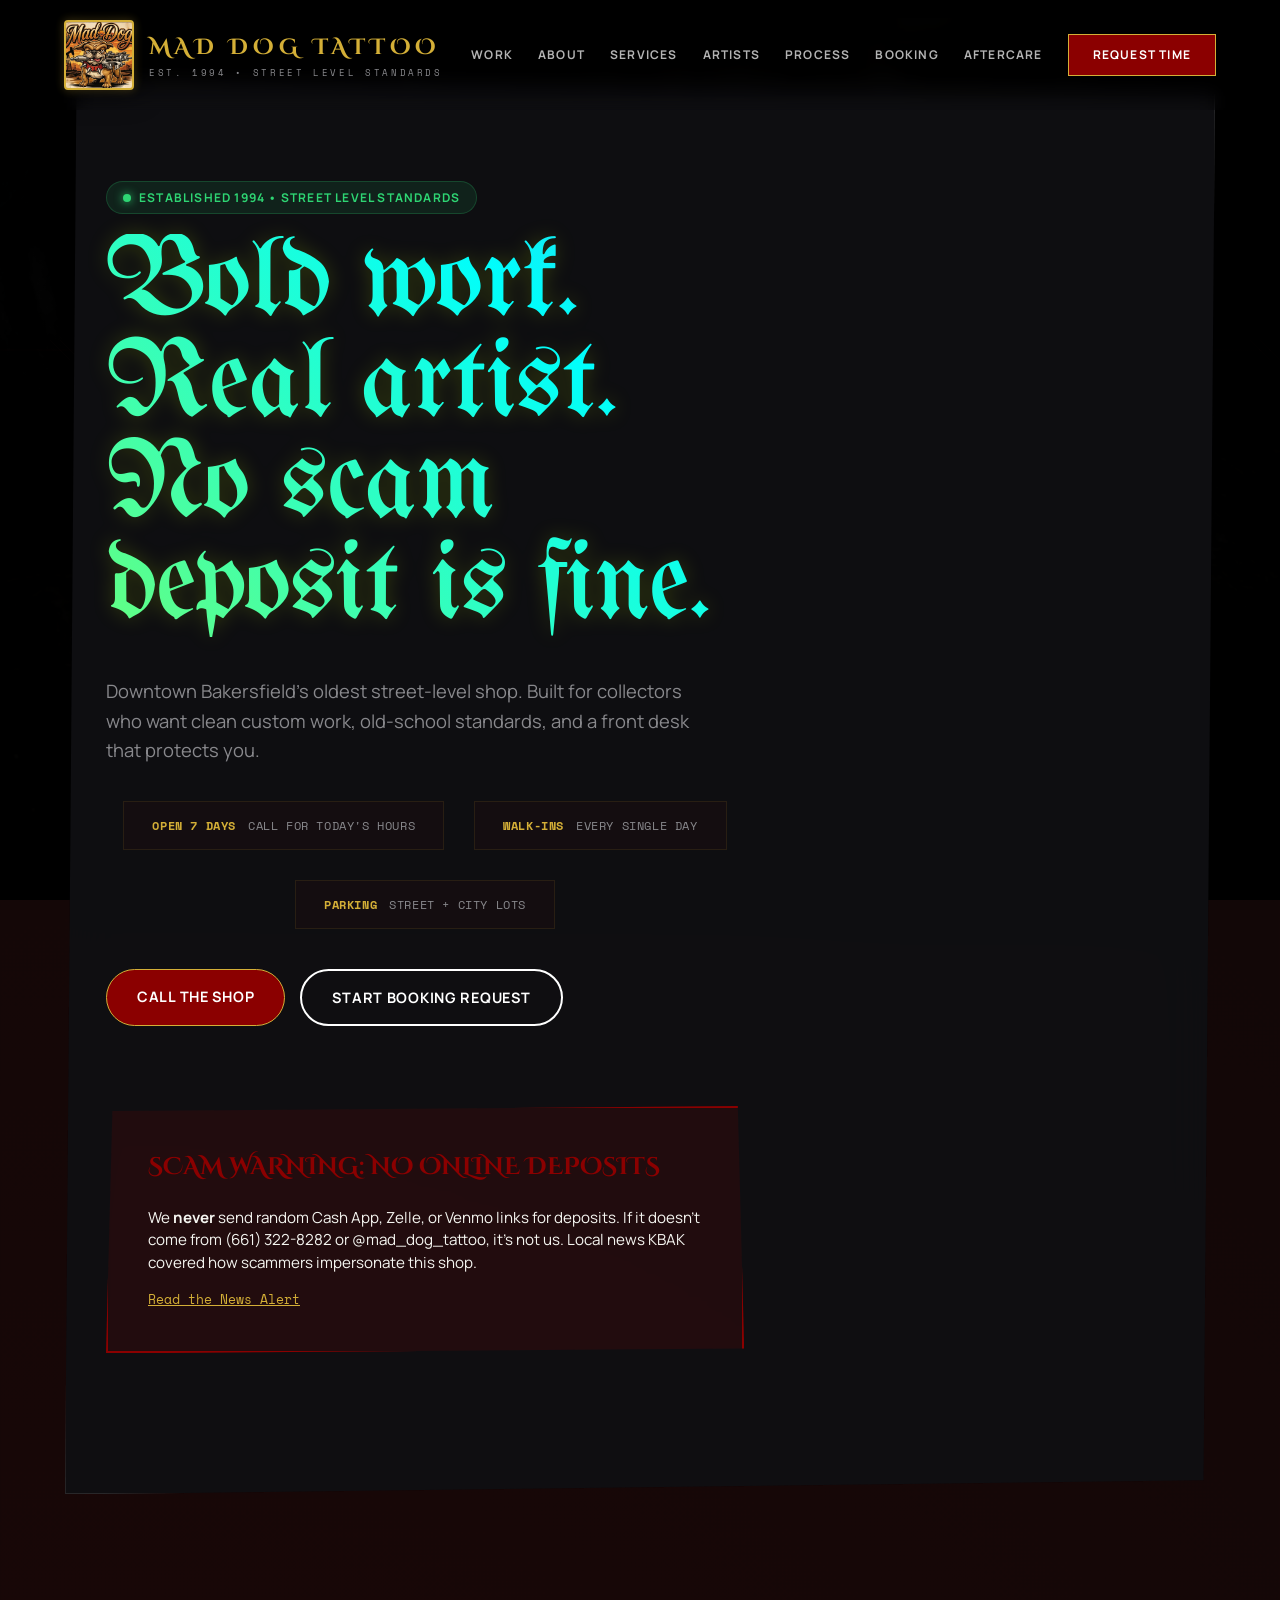
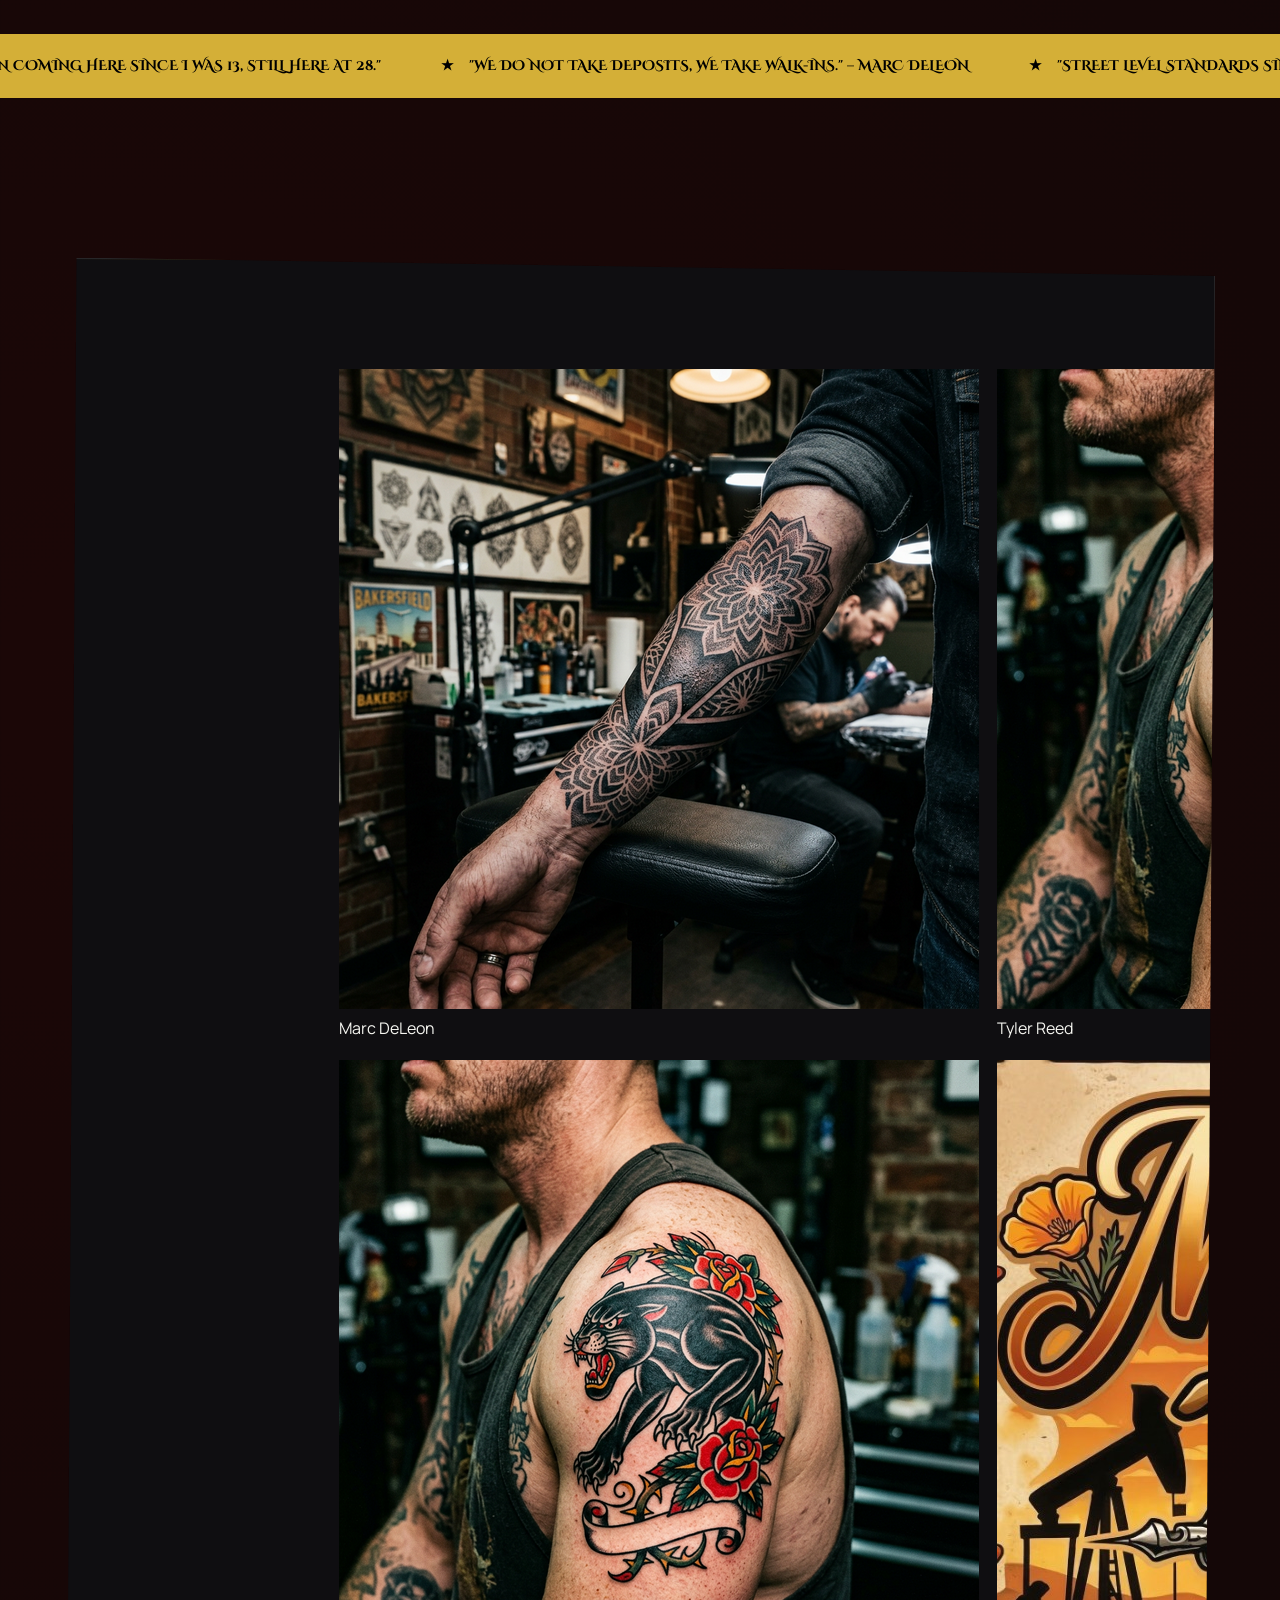
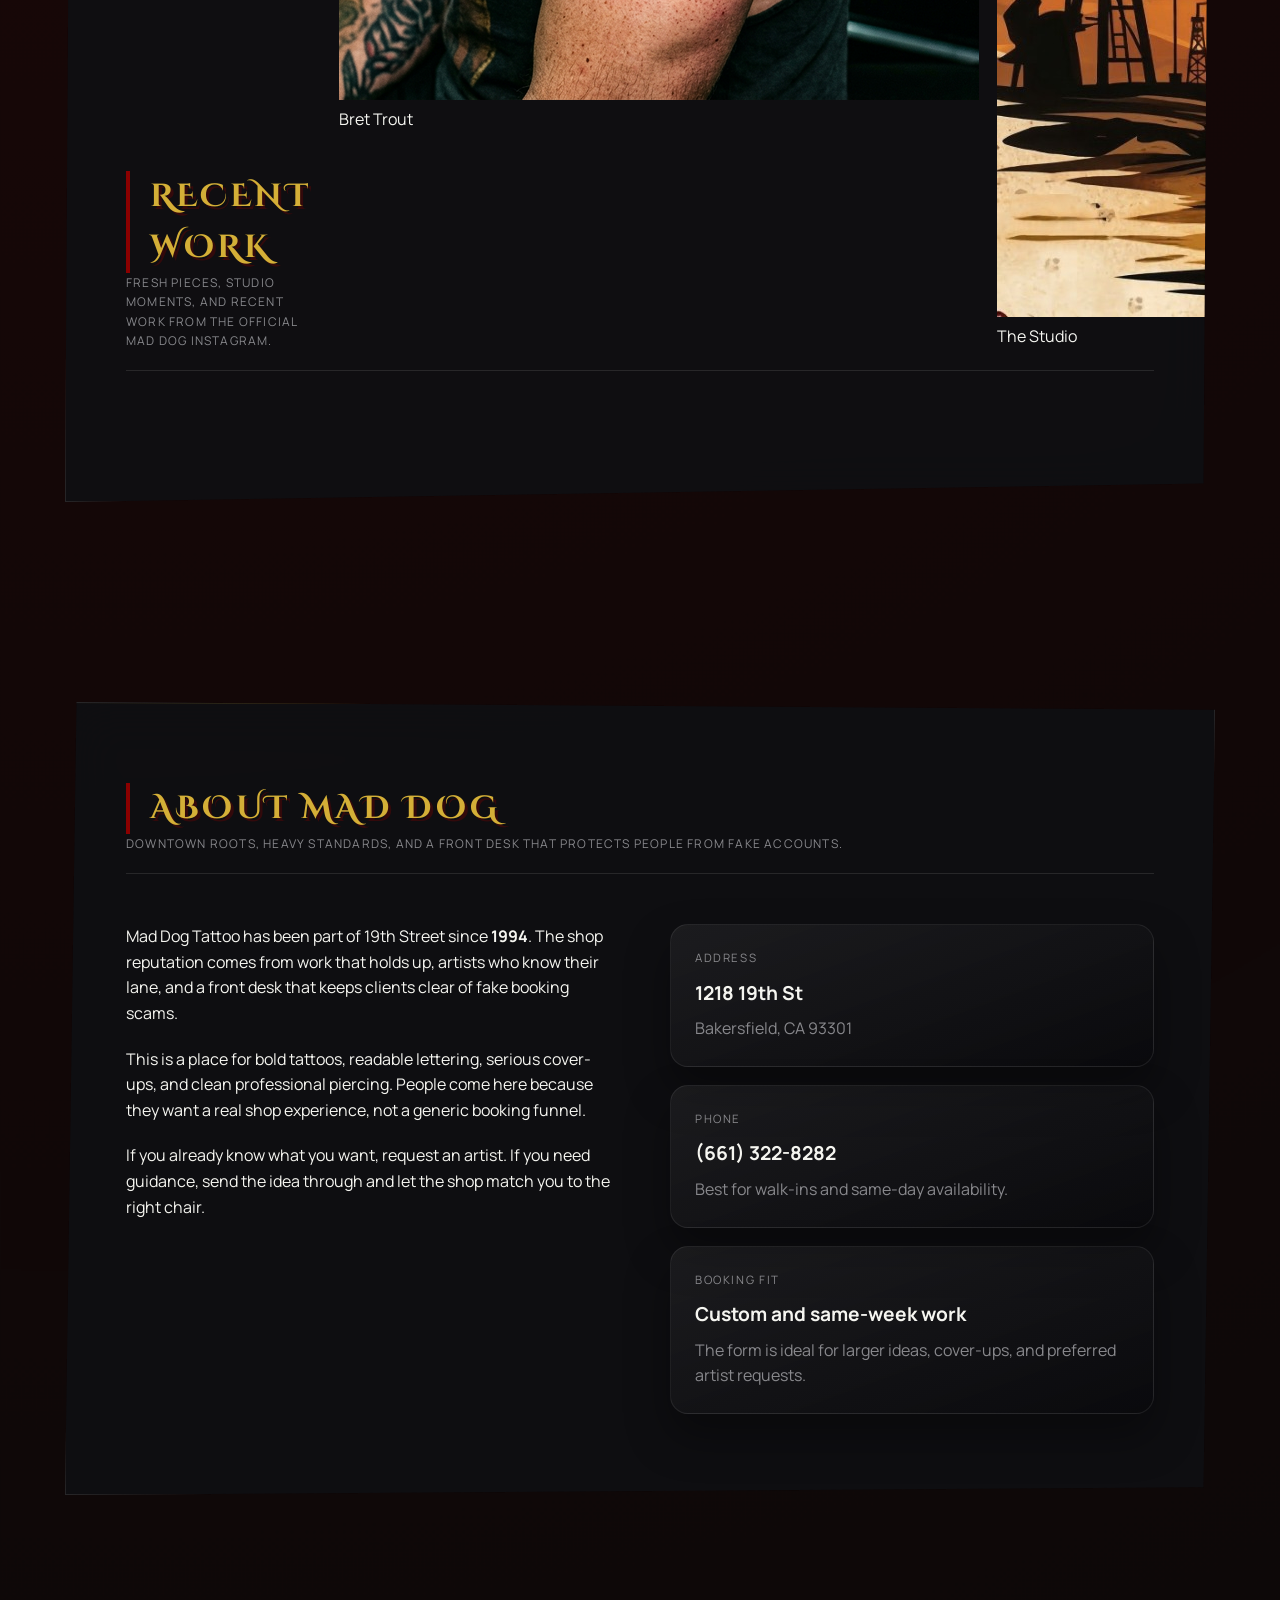
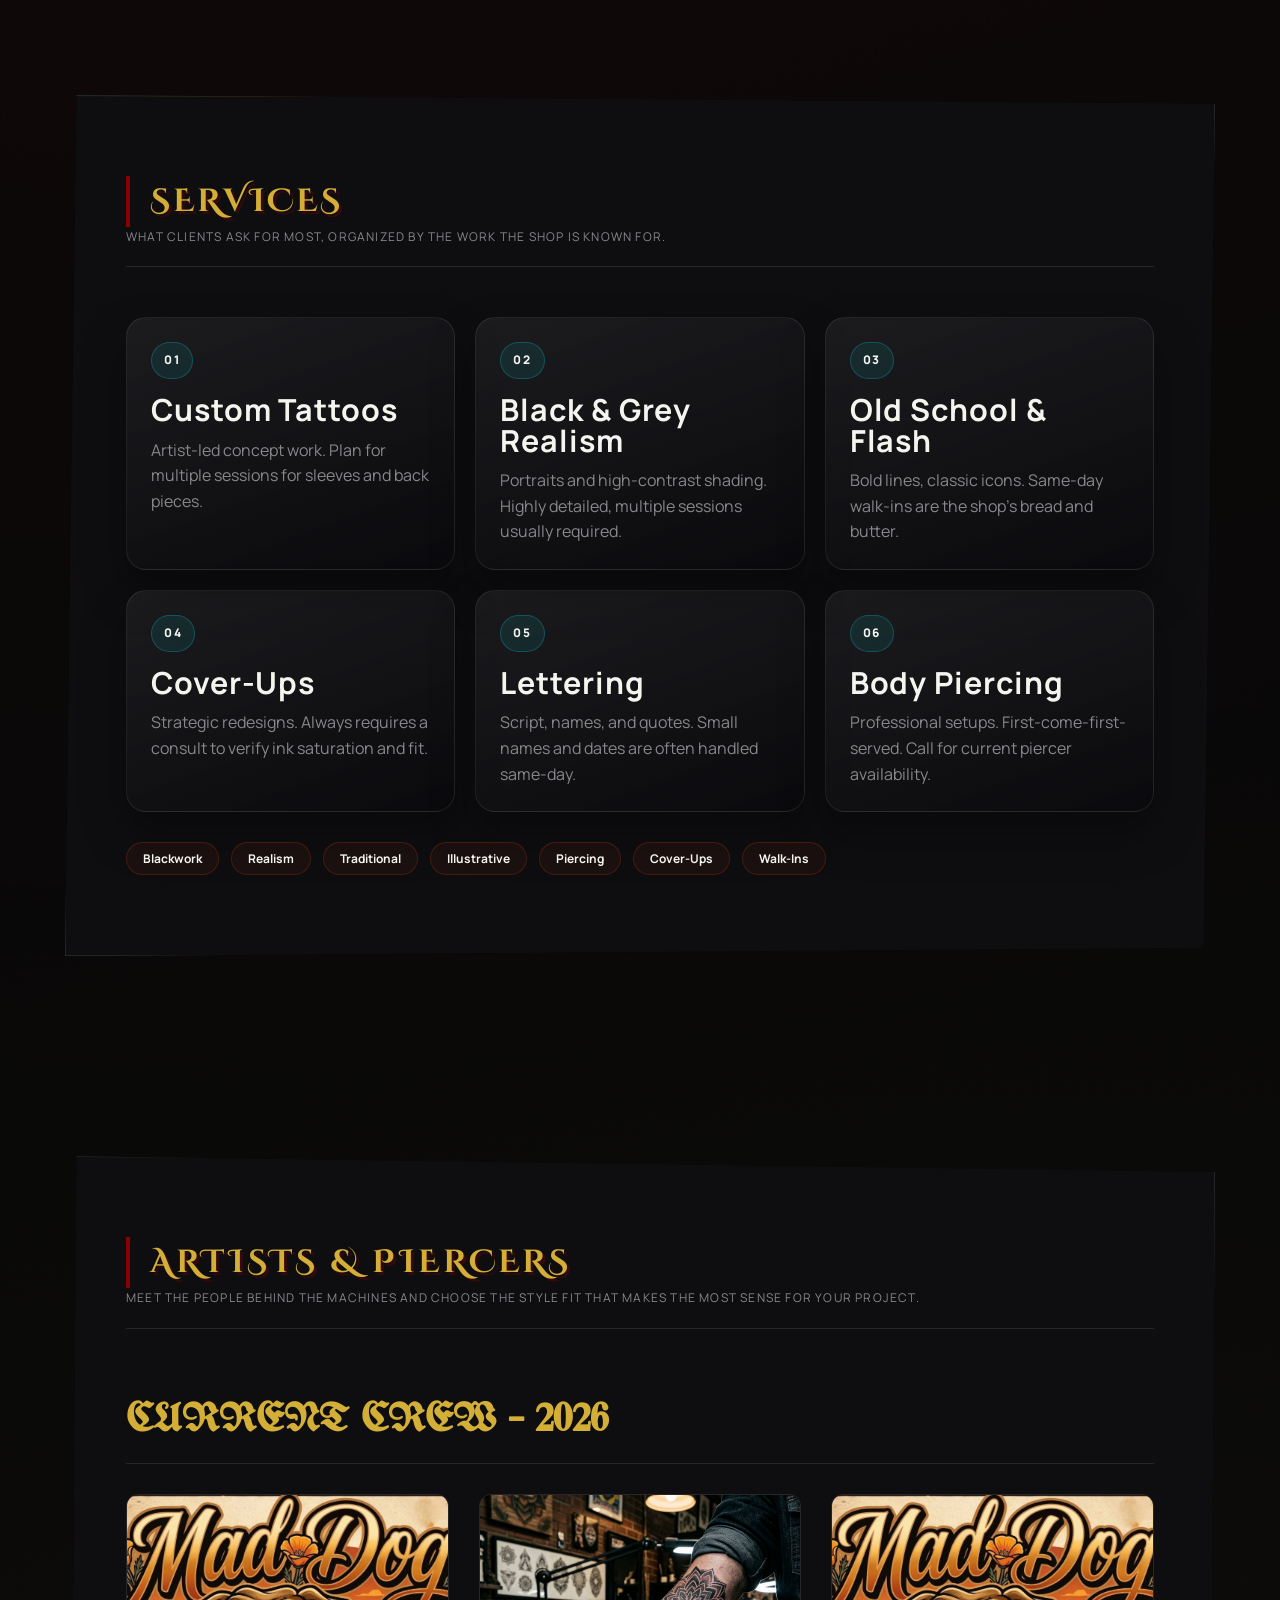
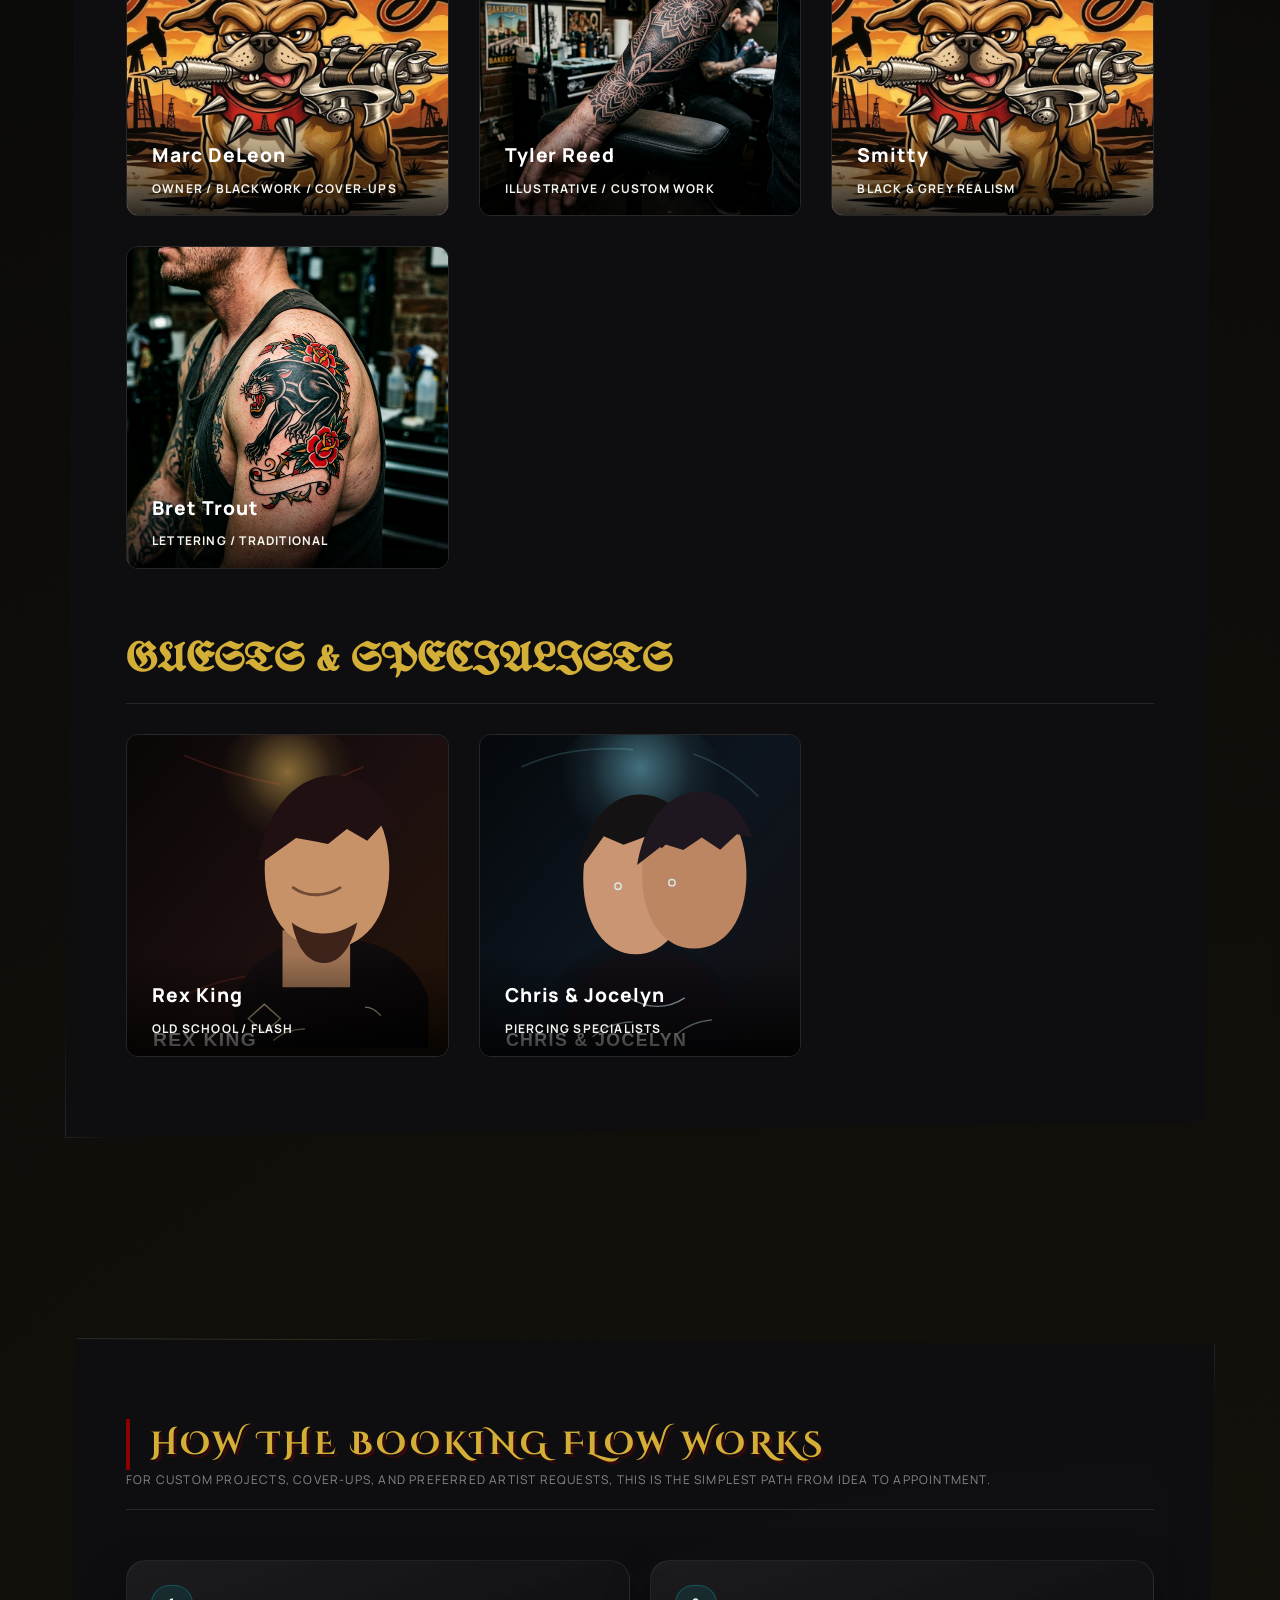
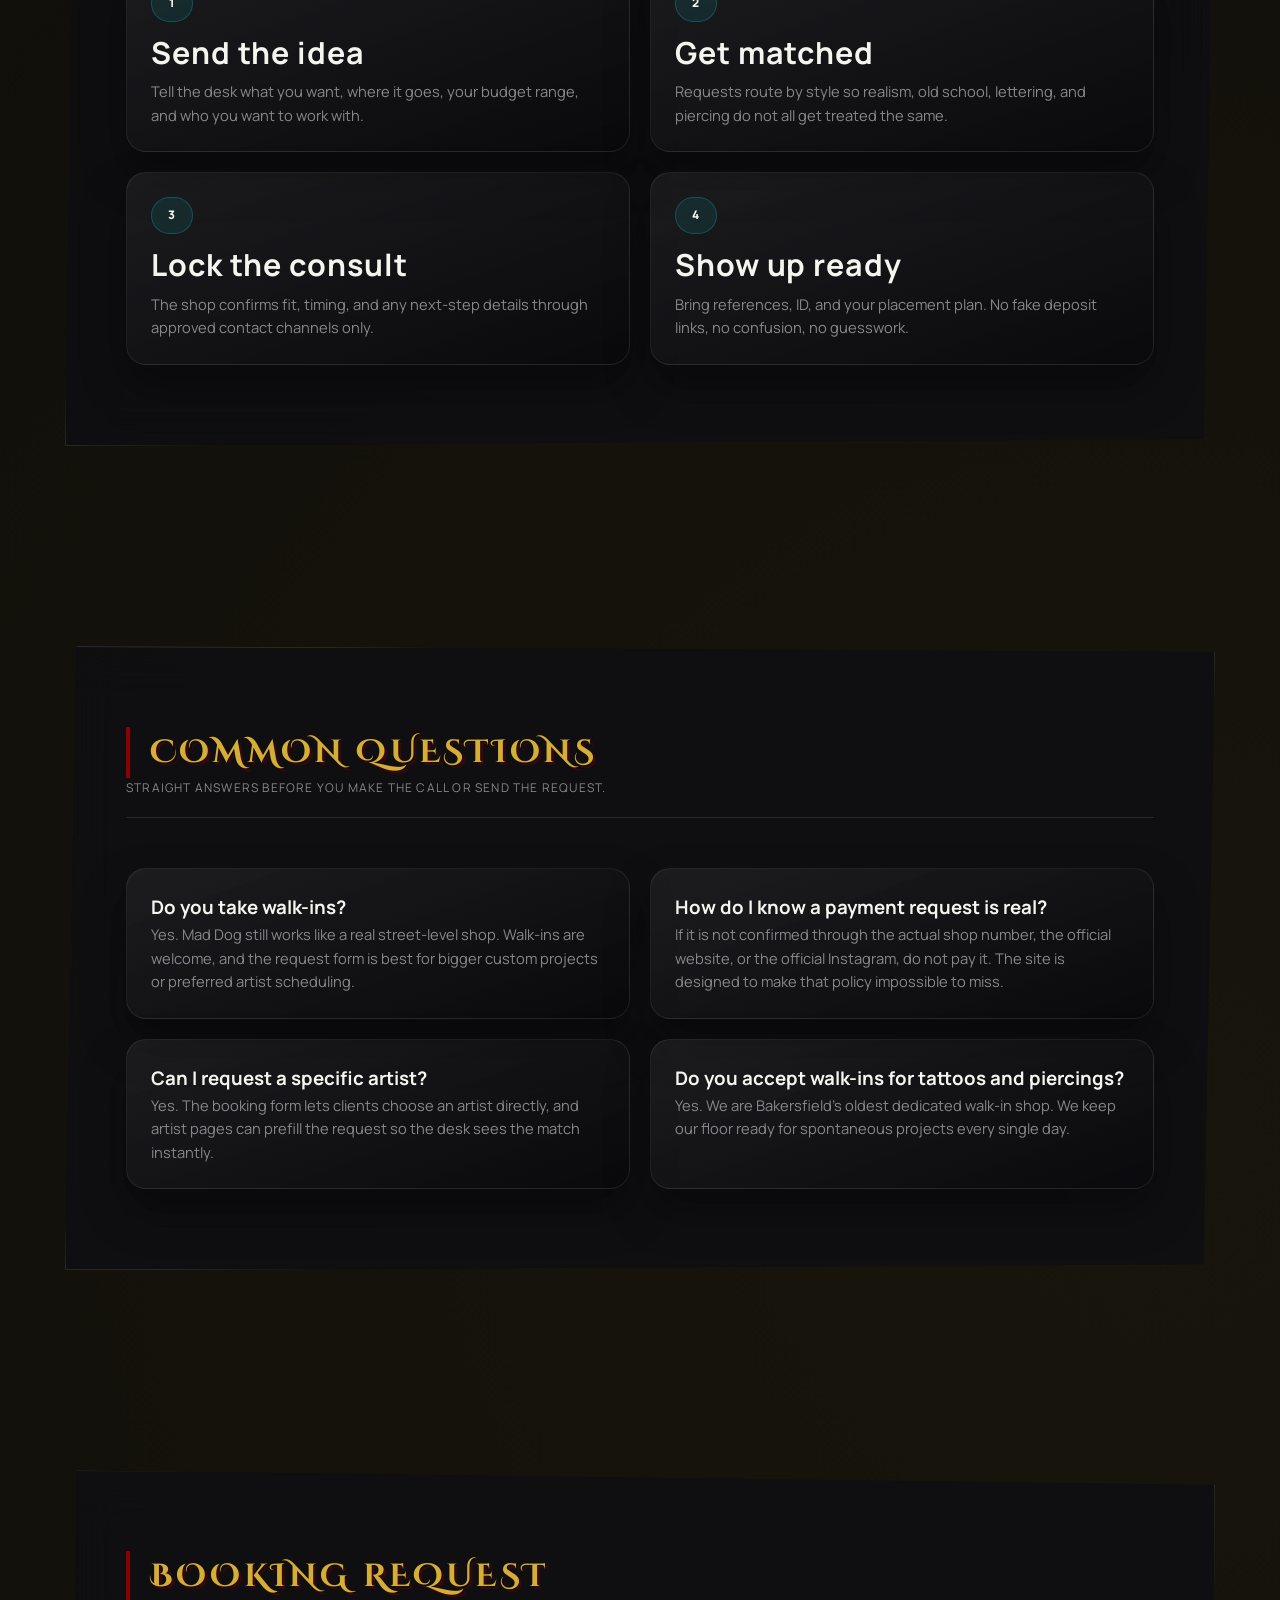
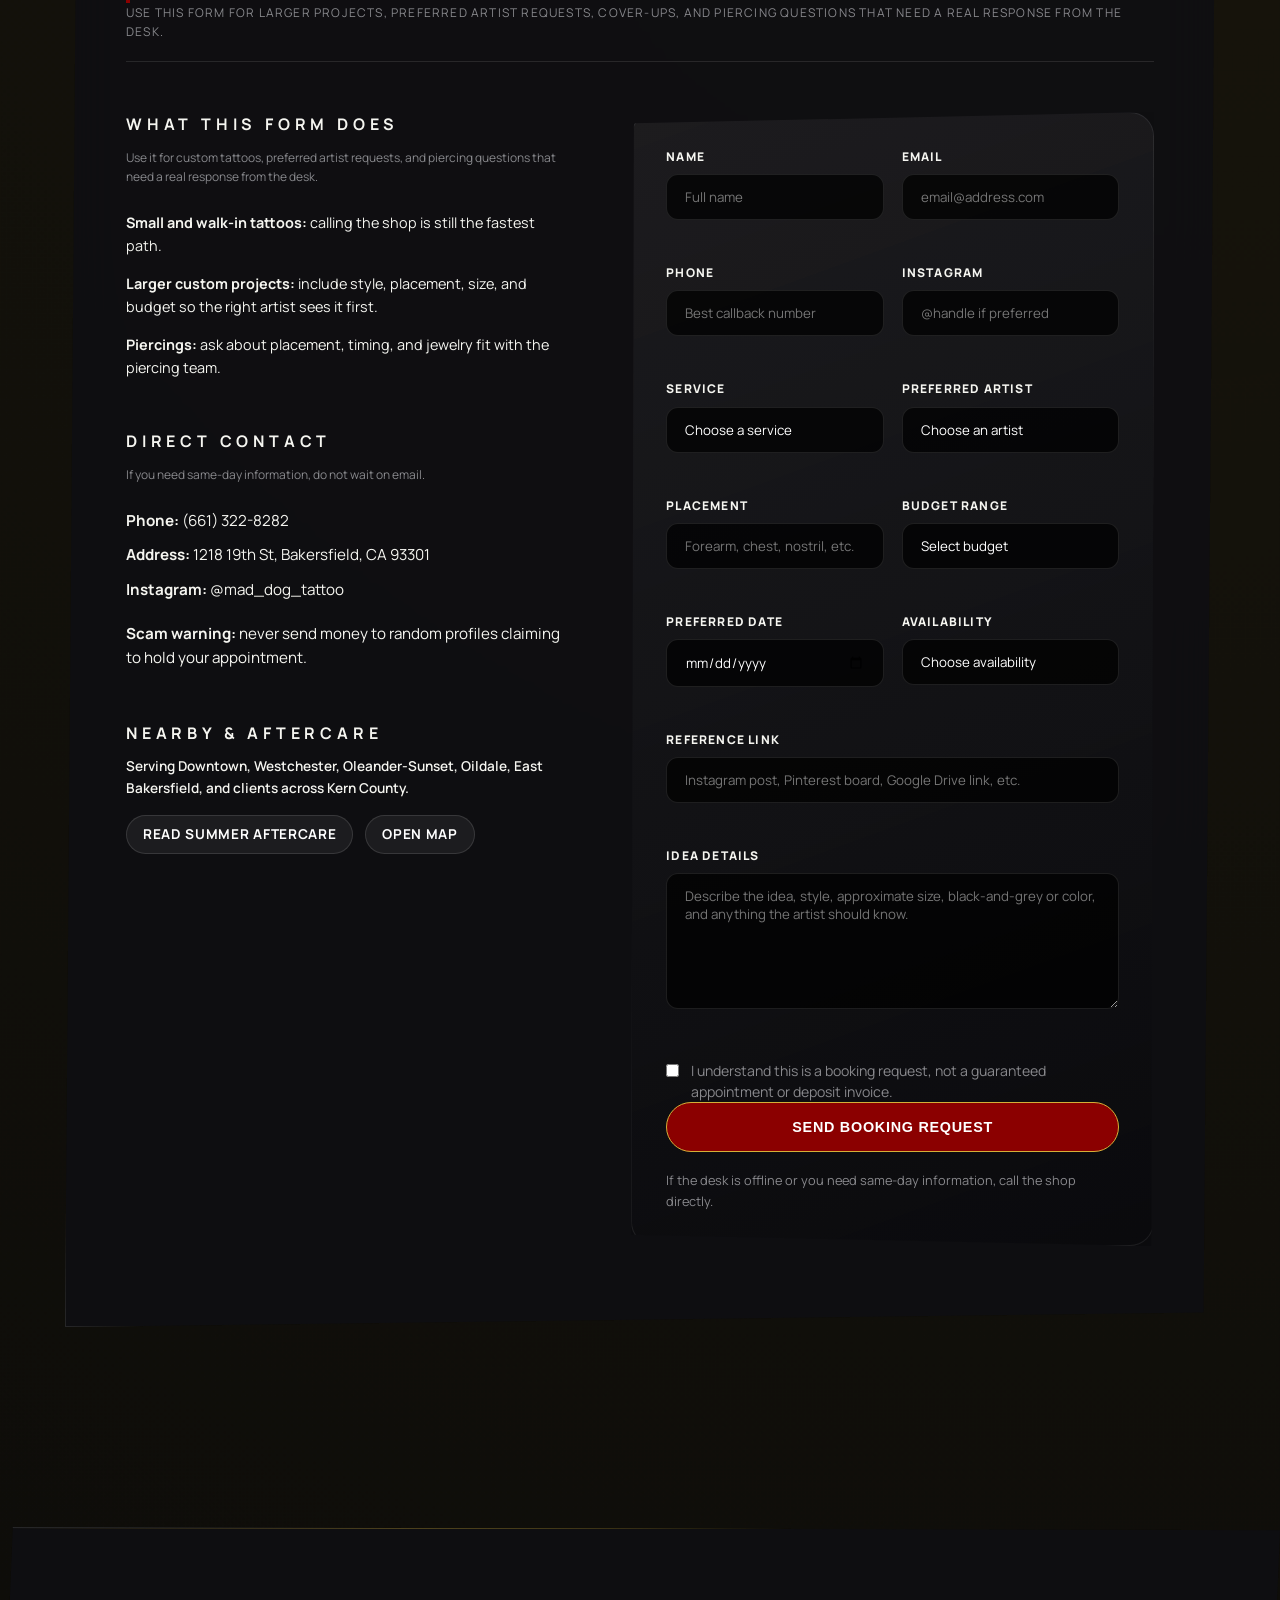
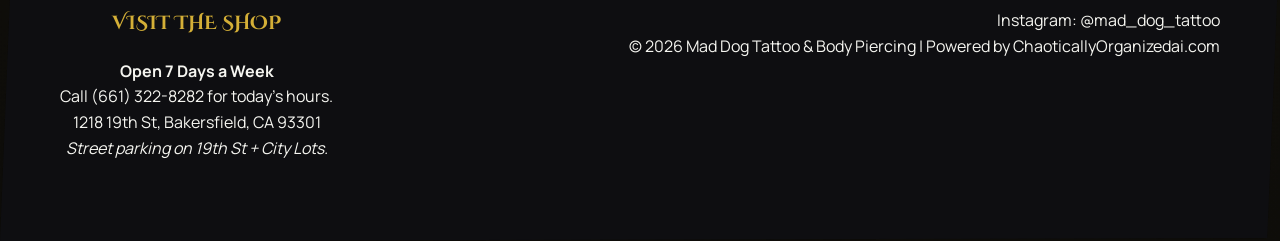
<file: index.html>
<!DOCTYPE html>
<html lang="en">
<head>
    <meta charset="UTF-8">
    <meta name="viewport" content="width=device-width, initial-scale=1.0">
    <title>Mad Dog Tattoo &amp; Body Piercing | Bakersfield Tattoo Shop Since 1994</title>
    <meta name="description" content="Mad Dog Tattoo &amp; Body Piercing is a downtown Bakersfield tattoo shop for blackwork, realism, old school, cover-ups, and professional piercing. Walk-ins welcome. Custom booking requests available.">
    <meta name="theme-color" content="#0a0a0c">
    <meta property="og:title" content="Mad Dog Tattoo &amp; Body Piercing | Bakersfield Tattoo Shop Since 1994">
    <meta property="og:description" content="Downtown Bakersfield tattooing and body piercing with bold custom work, walk-ins, and artist-led booking requests.">
    <meta property="og:type" content="website">
    <meta property="og:url" content="https://maddogtattoobakersfield.com/">
    <meta property="og:image" content="https://maddogtattoobakersfield.com/maddog_bulldog_v2.jpg">
    <meta name="twitter:card" content="summary_large_image">
    <link rel="canonical" href="https://maddogtattoobakersfield.com/">
    <link rel="preconnect" href="https://fonts.googleapis.com">
    <link rel="preconnect" href="https://fonts.gstatic.com" crossorigin>
    <link href="https://fonts.googleapis.com/css2?family=UnifrakturMaguntia&family=Cinzel+Decorative:wght@400;700;900&family=Space+Mono:wght@400;700&family=Manrope:wght@400;500;700;800&display=swap" rel="stylesheet">
    <link rel="stylesheet" href="styles.css">

    <script type="application/ld+json">
    {
      "@context": "https://schema.org",
      "@graph": [
        {
          "@type": "TattooParlor",
          "@id": "https://maddogtattoobakersfield.com/#organization",
          "name": "Mad Dog Tattoo & Body Piercing",
          "image": "https://maddogtattoobakersfield.com/maddog_bulldog_v2.jpg",
          "url": "https://maddogtattoobakersfield.com/",
          "telephone": "+1-661-322-8282",
          "priceRange": "$$",
          "address": {
            "@type": "PostalAddress",
            "streetAddress": "1218 19th St",
            "addressLocality": "Bakersfield",
            "addressRegion": "CA",
            "postalCode": "93301",
            "addressCountry": "US"
          },
          "sameAs": [
            "https://www.instagram.com/mad_dog_tattoo/"
          ],
          "acceptsReservations": true
        },
        {
          "@type": "FAQPage",
          "mainEntity": [
            {
              "@type": "Question",
              "name": "How do I book with Mad Dog Tattoo?",
              "acceptedAnswer": {
                "@type": "Answer",
                "text": "Walk-ins are welcome, and larger custom pieces can be started with the booking request form on this site or by calling the shop directly. Mad Dog does not collect deposits through DMs, Cash App, or fake social accounts."
              }
            },
            {
              "@type": "Question",
              "name": "Do you accept walk-ins for tattoos and piercings?",
              "acceptedAnswer": {
                "@type": "Answer",
                "text": "Yes. Mad Dog keeps room for walk-ins and same-week work whenever possible for both tattoos and piercings."
              }
            },
            {
              "@type": "Question",
              "name": "How do I know I'm talking to the real shop?",
              "acceptedAnswer": {
                "@type": "Answer",
                "text": "Use the phone number on this site, visit the shop in person at 1218 19th St, or message through the official Instagram linked here. Never send money to impersonators asking for deposits on unofficial apps."
              }
            }
          ]
        }
      ]
    }
    </script>
</head>
<body class="dark-theme home-page" data-booking-url="index.html#booking">
    <div id="splash-screen" aria-hidden="true">
        <img src="maddog_bulldog_v2.jpg" alt="Mad Dog Tattoo official bulldog logo with tattoo machine and oil rig background" class="splash-logo">
    </div>

    <nav class="main-nav">
        <a href="#hero" class="nav-brand" aria-label="Mad Dog Tattoo home">
            <div class="logo-circle"></div>
            <div class="brand-text">
                <h2>MAD DOG TATTOO</h2>
                <p>EST. 1994 • Street Level Standards</p>
            </div>
        </a>
        <button class="nav-toggle" type="button" aria-expanded="false" aria-controls="site-menu" aria-label="Toggle navigation">
            <span></span>
            <span></span>
            <span></span>
        </button>
        <div class="nav-links" id="site-menu">
            <a href="#work">WORK</a>
            <a href="#about">ABOUT</a>
            <a href="#services">SERVICES</a>
            <a href="#team">ARTISTS</a>
            <a href="#experience">PROCESS</a>
            <a href="#booking">BOOKING</a>
            <a href="aftercare-bakersfield-heat.html">AFTERCARE</a>
            <a href="#booking" class="btn-book">REQUEST TIME</a>
        </div>
    </nav>

    <div class="background-overlay" style="background-image: url('dark_textured_background_maddog_1773729064003.png');"></div>
    <header class="parallax-section" id="hero">
        <div class="frosted-glass hero-container reveal">
            <div class="hero-main">
                <div class="hero-badge">Established 1994 • Street Level Standards</div>
                <h1 class="hero-glow-text">Bold work. Real artist.<br>No scam deposit is fine.</h1>
                <p class="sub-line">Downtown Bakersfield's oldest street-level shop. Built for collectors who want clean custom work, old-school standards, and a front desk that protects you.</p>

                <div class="hero-status-row">
                    <div class="status-box"><span>Open 7 Days</span> Call for today's hours</div>
                    <div class="status-box"><span>Walk-ins</span> Every single day</div>
                    <div class="status-box"><span>Parking</span> Street + City Lots</div>
                </div>

                <div class="cta-row">
                    <a href="tel:6613228282" class="btn btn-primary pulse-call">Call The Shop</a>
                    <a href="#booking" class="btn btn-secondary">Start Booking Request</a>
                </div>

                <div class="scam-warning-box">
                    <h3>Scam Warning: No Online Deposits</h3>
                    <p>We <strong>never</strong> send random Cash App, Zelle, or Venmo links for deposits. If it doesn’t come from (661) 322-8282 or @mad_dog_tattoo, it’s not us. Local news KBAK covered how scammers impersonate this shop.</p>
                    <a href="https://www.kget.com/news/local-news/bakersfield-tattoo-shop-warns-customers-of-social-media-scammers/" target="_blank" class="scam-link">Read the News Alert</a>
                </div>
            </div>
        </div>
    </header>

    <div class="trust-strip">
        <div class="trust-strip-inner">
            <span class="trust-quote">"Been coming here since I was 13, still here at 28."</span>
            <span class="trust-quote">"We do not take deposits, we take walk-ins." – Marc DeLeon</span>
            <span class="trust-quote">"Street level standards since 1994."</span>
            <span class="trust-quote">"The cleanest piercing setups in Kern County."</span>
            <!-- Repeat for marquee loop -->
            <span class="trust-quote">"Been coming here since I was 13, still here at 28."</span>
            <span class="trust-quote">"We do not take deposits, we take walk-ins." – Marc DeLeon</span>
        </div>
    </div>

    <section id="work" class="parallax-section">
        <div class="frosted-glass panel reveal">
                <div class="panel-header panel-header-split">
                    <div>
                        <h2>RECENT WORK</h2>
                        <p>Fresh pieces, studio moments, and recent work from the official Mad Dog Instagram.</p>
                    </div>
            <div class="instagram-grid instagram-grid-live">
                <article class="work-card">
                    <img src="blackwork_tattoo_sample_1773729152613.png" alt="Recent blackwork project" loading="lazy">
                    <div class="card-overlay">
                        <span>Marc DeLeon</span>
                    </div>
                </article>
                <article class="work-card">
                    <img src="oldschool_tattoo_sample_1773729168004.png" alt="Recent traditional eagle piece" loading="lazy">
                    <div class="card-overlay">
                        <span>Tyler Reed</span>
                    </div>
                </article>
                <article class="work-card">
                    <img src="blackwork_tattoo_sample_1773729152613.png" alt="Geometric realism back piece" loading="lazy">
                    <div class="card-overlay">
                        <span>Smitty</span>
                    </div>
                </article>
                <article class="work-card">
                    <img src="oldschool_tattoo_sample_1773729168004.png" alt="Traditional lettering project" loading="lazy">
                    <div class="card-overlay">
                        <span>Bret Trout</span>
                    </div>
                </article>
                <article class="work-card">
                    <img src="maddog_bulldog_v2.jpg" alt="Mad Dog Studio Entrance" loading="lazy">
                    <div class="card-overlay">
                        <span>The Studio</span>
                    </div>
                </article>
                <article class="work-card">
                    <img src="blackwork_tattoo_sample_1773729152613.png" alt="Custom Illustrative work" loading="lazy">
                    <div class="card-overlay">
                        <span>@maidenfang</span>
                    </div>
                </article>
            </div>

            <div class="insta-cta">
                <p class="feed-note">For daily work, cancellations, and flash drops, watch @mad_dog_tattoo.</p>
                <a href="https://www.instagram.com/mad_dog_tattoo/" target="_blank" rel="noreferrer" class="btn btn-secondary">Open Instagram @mad_dog_tattoo</a>
            </div>
        </div>
    </section>

    <main>
        <section id="about" class="parallax-section">
            <div class="frosted-glass panel reveal">
                <div class="panel-header">
                    <h2>ABOUT MAD DOG</h2>
                    <p>Downtown roots, heavy standards, and a front desk that protects people from fake accounts.</p>
                </div>
                <div class="about-grid-new">
                    <div class="about-text">
                        <p>Mad Dog Tattoo has been part of 19th Street since <strong>1994</strong>. The shop reputation comes from work that holds up, artists who know their lane, and a front desk that keeps clients clear of fake booking scams.</p>
                        <p>This is a place for bold tattoos, readable lettering, serious cover-ups, and clean professional piercing. People come here because they want a real shop experience, not a generic booking funnel.</p>
                        <p>If you already know what you want, request an artist. If you need guidance, send the idea through and let the shop match you to the right chair.</p>
                    </div>
                    <div class="about-utility">
                        <div class="trust-stack">
                            <article class="trust-card">
                                <span>Address</span>
                                <strong>1218 19th St</strong>
                                <p>Bakersfield, CA 93301</p>
                            </article>
                            <article class="trust-card">
                                <span>Phone</span>
                                <strong>(661) 322-8282</strong>
                                <p>Best for walk-ins and same-day availability.</p>
                            </article>
                            <article class="trust-card">
                                <span>Booking Fit</span>
                                <strong>Custom and same-week work</strong>
                                <p>The form is ideal for larger ideas, cover-ups, and preferred artist requests.</p>
                            </article>
                        </div>
                    </div>
                </div>
            </div>
        </section>

        <section id="services" class="parallax-section">
            <div class="frosted-glass panel reveal">
                <div class="panel-header">
                    <h2>SERVICES</h2>
                    <p>What clients ask for most, organized by the work the shop is known for.</p>
                </div>

                <div class="service-card-grid">
                    <article class="service-card">
                        <span class="service-icon">01</span>
                        <h3>Custom Tattoos</h3>
                        <p>Artist-led concept work. Plan for multiple sessions for sleeves and back pieces.</p>
                    </article>
                    <article class="service-card">
                        <span class="service-icon">02</span>
                        <h3>Black &amp; Grey Realism</h3>
                        <p>Portraits and high-contrast shading. Highly detailed, multiple sessions usually required.</p>
                    </article>
                    <article class="service-card">
                        <span class="service-icon">03</span>
                        <h3>Old School &amp; Flash</h3>
                        <p>Bold lines, classic icons. Same-day walk-ins are the shop's bread and butter.</p>
                    </article>
                    <article class="service-card">
                        <span class="service-icon">04</span>
                        <h3>Cover-Ups</h3>
                        <p>Strategic redesigns. Always requires a consult to verify ink saturation and fit.</p>
                    </article>
                    <article class="service-card">
                        <span class="service-icon">05</span>
                        <h3>Lettering</h3>
                        <p>Script, names, and quotes. Small names and dates are often handled same-day.</p>
                    </article>
                    <article class="service-card">
                        <span class="service-icon">06</span>
                        <h3>Body Piercing</h3>
                        <p>Professional setups. First-come-first-served. Call for current piercer availability.</p>
                    </article>
                </div>

                <div class="style-chip-row">
                    <span class="tag">Blackwork</span>
                    <span class="tag">Realism</span>
                    <span class="tag">Traditional</span>
                    <span class="tag">Illustrative</span>
                    <span class="tag">Piercing</span>
                    <span class="tag">Cover-Ups</span>
                    <span class="tag">Walk-Ins</span>
                </div>
            </div>
        </section>

        <section id="team" class="parallax-section">
            <div class="frosted-glass panel reveal">
                <div class="panel-header">
                    <h2>ARTISTS &amp; PIERCERS</h2>
                    <p>Meet the people behind the machines and choose the style fit that makes the most sense for your project.</p>
                </div>
                <h2 class="artist-category-header">CURRENT CREW – 2026</h2>
                <div class="team-artist-grid">
                    <a href="artists/marc-deleon-blackwork-bakersfield.html" class="artist-shot-card">
                        <img src="maddog_bulldog_v2.jpg" alt="Marc DeLeon portrait" loading="lazy">
                        <div class="artist-shot-overlay">
                            <h4>Marc DeLeon</h4>
                            <span>Owner / Blackwork / Cover-Ups</span>
                        </div>
                    </a>
                    <a href="artists/tyler-reed-illustrative-bakersfield.html" class="artist-shot-card">
                        <img src="blackwork_tattoo_sample_1773729152613.png" alt="Tyler Reed work" loading="lazy">
                        <div class="artist-shot-overlay">
                            <h4>Tyler Reed</h4>
                            <span>Illustrative / Custom Work</span>
                        </div>
                    </a>
                    <a href="artists/smitty-realism-bakersfield.html" class="artist-shot-card">
                        <img src="maddog_bulldog_v2.jpg" alt="Smitty portrait" loading="lazy">
                        <div class="artist-shot-overlay">
                            <h4>Smitty</h4>
                            <span>Black &amp; Grey Realism</span>
                        </div>
                    </a>
                    <a href="artists/bret-trout-resident-bakersfield.html" class="artist-shot-card">
                        <img src="oldschool_tattoo_sample_1773729168004.png" alt="Bret Trout work" loading="lazy">
                        <div class="artist-shot-overlay">
                            <h4>Bret Trout</h4>
                            <span>Lettering / Traditional</span>
                        </div>
                    </a>
                </div>

                <h2 class="artist-category-header">GUESTS & SPECIALISTS</h2>
                <div class="team-artist-grid">
                    <a href="artists/rex-king-oldschool-bakersfield.html" class="artist-shot-card">
                        <img src="assets/artist-portraits/rex-king-placeholder.svg" alt="Rex King work" loading="lazy">
                        <div class="artist-shot-overlay">
                            <h4>Rex King</h4>
                            <span>Old School / Flash</span>
                        </div>
                    </a>
                    <a href="artists/piercing-specialists-bakersfield.html" class="artist-shot-card">
                        <img src="assets/artist-portraits/piercing-specialists-placeholder.svg" alt="Piercing specialists" loading="lazy">
                        <div class="artist-shot-overlay">
                            <h4>Chris &amp; Jocelyn</h4>
                            <span>Piercing Specialists</span>
                        </div>
                    </a>
                </div>
            </div>
        </section>

        <section id="experience" class="parallax-section">
            <div class="frosted-glass panel reveal">
                <div class="panel-header">
                    <h2>HOW THE BOOKING FLOW WORKS</h2>
                    <p>For custom projects, cover-ups, and preferred artist requests, this is the simplest path from idea to appointment.</p>
                </div>
                <div class="experience-grid">
                    <article class="experience-card">
                        <span class="experience-step">1</span>
                        <h3>Send the idea</h3>
                        <p>Tell the desk what you want, where it goes, your budget range, and who you want to work with.</p>
                    </article>
                    <article class="experience-card">
                        <span class="experience-step">2</span>
                        <h3>Get matched</h3>
                        <p>Requests route by style so realism, old school, lettering, and piercing do not all get treated the same.</p>
                    </article>
                    <article class="experience-card">
                        <span class="experience-step">3</span>
                        <h3>Lock the consult</h3>
                        <p>The shop confirms fit, timing, and any next-step details through approved contact channels only.</p>
                    </article>
                    <article class="experience-card">
                        <span class="experience-step">4</span>
                        <h3>Show up ready</h3>
                        <p>Bring references, ID, and your placement plan. No fake deposit links, no confusion, no guesswork.</p>
                    </article>
                </div>
            </div>
        </section>

        <section id="faq" class="parallax-section">
            <div class="frosted-glass panel reveal">
                <div class="panel-header">
                    <h2>COMMON QUESTIONS</h2>
                    <p>Straight answers before you make the call or send the request.</p>
                </div>
                <div class="aeo-grid">
                    <article class="aeo-card">
                        <h3>Do you take walk-ins?</h3>
                        <p>Yes. Mad Dog still works like a real street-level shop. Walk-ins are welcome, and the request form is best for bigger custom projects or preferred artist scheduling.</p>
                    </article>
                    <article class="aeo-card">
                        <h3>How do I know a payment request is real?</h3>
                        <p>If it is not confirmed through the actual shop number, the official website, or the official Instagram, do not pay it. The site is designed to make that policy impossible to miss.</p>
                    </article>
                    <article class="aeo-card">
                        <h3>Can I request a specific artist?</h3>
                        <p>Yes. The booking form lets clients choose an artist directly, and artist pages can prefill the request so the desk sees the match instantly.</p>
                    </article>
                    <article class="aeo-card">
                        <h3>Do you accept walk-ins for tattoos and piercings?</h3>
                        <p>Yes. We are Bakersfield's oldest dedicated walk-in shop. We keep our floor ready for spontaneous projects every single day.</p>
                    </article>
                </div>
            </div>
        </section>

        <section id="booking" class="parallax-section">
            <div class="frosted-glass panel reveal">
                <div class="panel-header">
                    <h2>BOOKING REQUEST</h2>
                    <p>Use this form for larger projects, preferred artist requests, cover-ups, and piercing questions that need a real response from the desk.</p>
                </div>
                <div class="booking-modern-layout booking-modern-layout-upgraded">
                    <div class="booking-info-pane">
                        <div class="info-block-sec">
                            <h3>WHAT THIS FORM DOES</h3>
                            <p class="guide-line">Use it for custom tattoos, preferred artist requests, and piercing questions that need a real response from the desk.</p>
                            <div class="price-list">
                                <p><strong>Small and walk-in tattoos:</strong> calling the shop is still the fastest path.</p>
                                <p><strong>Larger custom projects:</strong> include style, placement, size, and budget so the right artist sees it first.</p>
                                <p><strong>Piercings:</strong> ask about placement, timing, and jewelry fit with the piercing team.</p>
                            </div>
                        </div>

                        <div class="info-block-sec">
                            <h3>DIRECT CONTACT</h3>
                            <p class="guide-line">If you need same-day information, do not wait on email.</p>
                            <div class="contact-box">
                                <p><strong>Phone:</strong> <a href="tel:6613228282">(661) 322-8282</a></p>
                                <p><strong>Address:</strong> 1218 19th St, Bakersfield, CA 93301</p>
                                <p><strong>Instagram:</strong> <a href="https://www.instagram.com/mad_dog_tattoo/" target="_blank" rel="noreferrer">@mad_dog_tattoo</a></p>
                                <p class="scam-warn"><strong>Scam warning:</strong> never send money to random profiles claiming to hold your appointment.</p>
                            </div>
                        </div>

                        <div class="info-block-sec">
                            <h3>NEARBY &amp; AFTERCARE</h3>
                            <p class="neighborhoods">Serving Downtown, Westchester, Oleander-Sunset, Oildale, East Bakersfield, and clients across Kern County.</p>
                            <div class="action-links">
                                <a href="aftercare-bakersfield-heat.html" class="btn btn-tertiary">Read Summer Aftercare</a>
                                <a href="https://maps.google.com/?q=1218+19th+St+Bakersfield+CA+93301" target="_blank" rel="noreferrer" class="btn btn-tertiary">Open Map</a>
                            </div>
                        </div>
                    </div>

                    <div class="booking-form-pane booking-form-pane-upgraded">
                        <form id="booking-form" novalidate>
                            <div class="form-grid">
                                <div class="input-group">
                                    <label for="booking-name">Name</label>
                                    <input id="booking-name" type="text" name="name" placeholder="Full name" required>
                                </div>
                                <div class="input-group">
                                    <label for="booking-email">Email</label>
                                    <input id="booking-email" type="email" name="email" placeholder="email@address.com" required>
                                </div>
                                <div class="input-group">
                                    <label for="booking-phone">Phone</label>
                                    <input id="booking-phone" type="tel" name="phone" placeholder="Best callback number" required>
                                </div>
                                <div class="input-group">
                                    <label for="booking-instagram">Instagram</label>
                                    <input id="booking-instagram" type="text" name="instagram" placeholder="@handle if preferred">
                                </div>
                                <div class="input-group">
                                    <label for="booking-service">Service</label>
                                    <select id="booking-service" name="service" required>
                                        <option value="">Choose a service</option>
                                        <option value="tattoo">Tattoo</option>
                                        <option value="cover-up">Cover-Up</option>
                                        <option value="piercing">Piercing</option>
                                        <option value="consultation">Consultation Only</option>
                                    </select>
                                </div>
                                <div class="input-group">
                                    <label for="booking-artist">Preferred Artist</label>
                                    <select id="booking-artist" name="artist" required>
                                        <option value="">Choose an artist</option>
                                        <option value="No Preference">No Preference</option>
                                        <option value="Marc DeLeon">Marc DeLeon</option>
                                        <option value="Tyler Reed">Tyler Reed</option>
                                        <option value="Smitty">Smitty</option>
                                        <option value="Bret Trout">Bret Trout</option>
                                        <option value="Rex King">Rex King</option>
                                        <option value="Chris &amp; Jocelyn">Chris &amp; Jocelyn</option>
                                    </select>
                                </div>
                                <div class="input-group">
                                    <label for="booking-placement">Placement</label>
                                    <input id="booking-placement" type="text" name="placement" placeholder="Forearm, chest, nostril, etc." required>
                                </div>
                                <div class="input-group">
                                    <label for="booking-budget">Budget Range</label>
                                    <select id="booking-budget" name="budget" required>
                                        <option value="">Select budget</option>
                                        <option value="under-200">Under $200</option>
                                        <option value="200-500">$200 - $500</option>
                                        <option value="500-1000">$500 - $1,000</option>
                                        <option value="1000-plus">$1,000+</option>
                                        <option value="need-quote">Need a quote</option>
                                    </select>
                                </div>
                                <div class="input-group">
                                    <label for="booking-date">Preferred Date</label>
                                    <input id="booking-date" type="date" name="preferredDate">
                                </div>
                                <div class="input-group">
                                    <label for="booking-availability">Availability</label>
                                    <select id="booking-availability" name="availability" required>
                                        <option value="">Choose availability</option>
                                        <option value="same-week">Same week</option>
                                        <option value="next-two-weeks">Next 2 weeks</option>
                                        <option value="flexible">Flexible</option>
                                        <option value="weekdays-only">Weekdays only</option>
                                        <option value="weekends-only">Weekends only</option>
                                    </select>
                                </div>
                                <div class="input-group input-group-full">
                                    <label for="booking-reference">Reference Link</label>
                                    <input id="booking-reference" type="url" name="referenceUrl" placeholder="Instagram post, Pinterest board, Google Drive link, etc.">
                                </div>
                                <div class="input-group input-group-full">
                                    <label for="booking-message">Idea Details</label>
                                    <textarea id="booking-message" name="message" rows="6" placeholder="Describe the idea, style, approximate size, black-and-grey or color, and anything the artist should know." required></textarea>
                                </div>
                                <div class="input-group hp-field" aria-hidden="true">
                                    <label for="booking-website">Website</label>
                                    <input id="booking-website" type="text" name="website" tabindex="-1" autocomplete="off">
                                </div>
                                <label class="consent-check">
                                    <input type="checkbox" name="consent" value="yes" required>
                                    <span>I understand this is a booking request, not a guaranteed appointment or deposit invoice.</span>
                                </label>
                            </div>
                            <button type="submit" class="btn btn-primary btn-full ink-bleed">Send Booking Request</button>
                            <p class="form-disclaimer">If the desk is offline or you need same-day information, call the shop directly.</p>
                            <div id="booking-feedback" class="booking-feedback" role="status" aria-live="polite"></div>
                        </form>
                    </div>
                </div>
            </div>
        </section>
    </main>

    <footer class="frosted-glass">
        <div class="footer-content footer-content-upgraded">
            <div class="footer-logistics">
                <h3>VISIT THE SHOP</h3>
                <p><strong>Open 7 Days a Week</strong></p>
                <p>Call <a href="tel:6613228282">(661) 322-8282</a> for today's hours.</p>
                <p>1218 19th St, Bakersfield, CA 93301</p>
                <p><em>Street parking on 19th St + City Lots.</em></p>
            </div>
            <div class="footer-socials">
                <p><a href="https://www.instagram.com/mad_dog_tattoo/" target="_blank" rel="noreferrer">Instagram: @mad_dog_tattoo</a></p>
                <p>&copy; 2026 Mad Dog Tattoo &amp; Body Piercing | Powered by <a href="https://ChaoticallyOrganizedai.com" target="_blank" rel="noreferrer">ChaoticallyOrganizedai.com</a></p>
            </div>
        </div>
    </footer>

    <div class="mobile-dock">
        <a href="tel:6613228282">Call</a>
        <a href="#team">Artists</a>
        <a href="#booking">Book</a>
    </div>

    <div id="quick-consult-modal" class="modal" aria-hidden="true">
        <div class="modal-content frosted-glass">
            <button type="button" class="close-modal" aria-label="Close quick consult">&times;</button>
            <div id="bot-chat-container">
                <div class="bot-header">
                    <h3>Mad Dog Intake Bot</h3>
                    <p>Use this to prefill the booking form in under two minutes.</p>
                </div>
                <div id="bot-messages"></div>
                <div id="bot-input-area"></div>
            </div>
        </div>
    </div>

    <script src="script.js"></script>
</body>
</html>
</file>
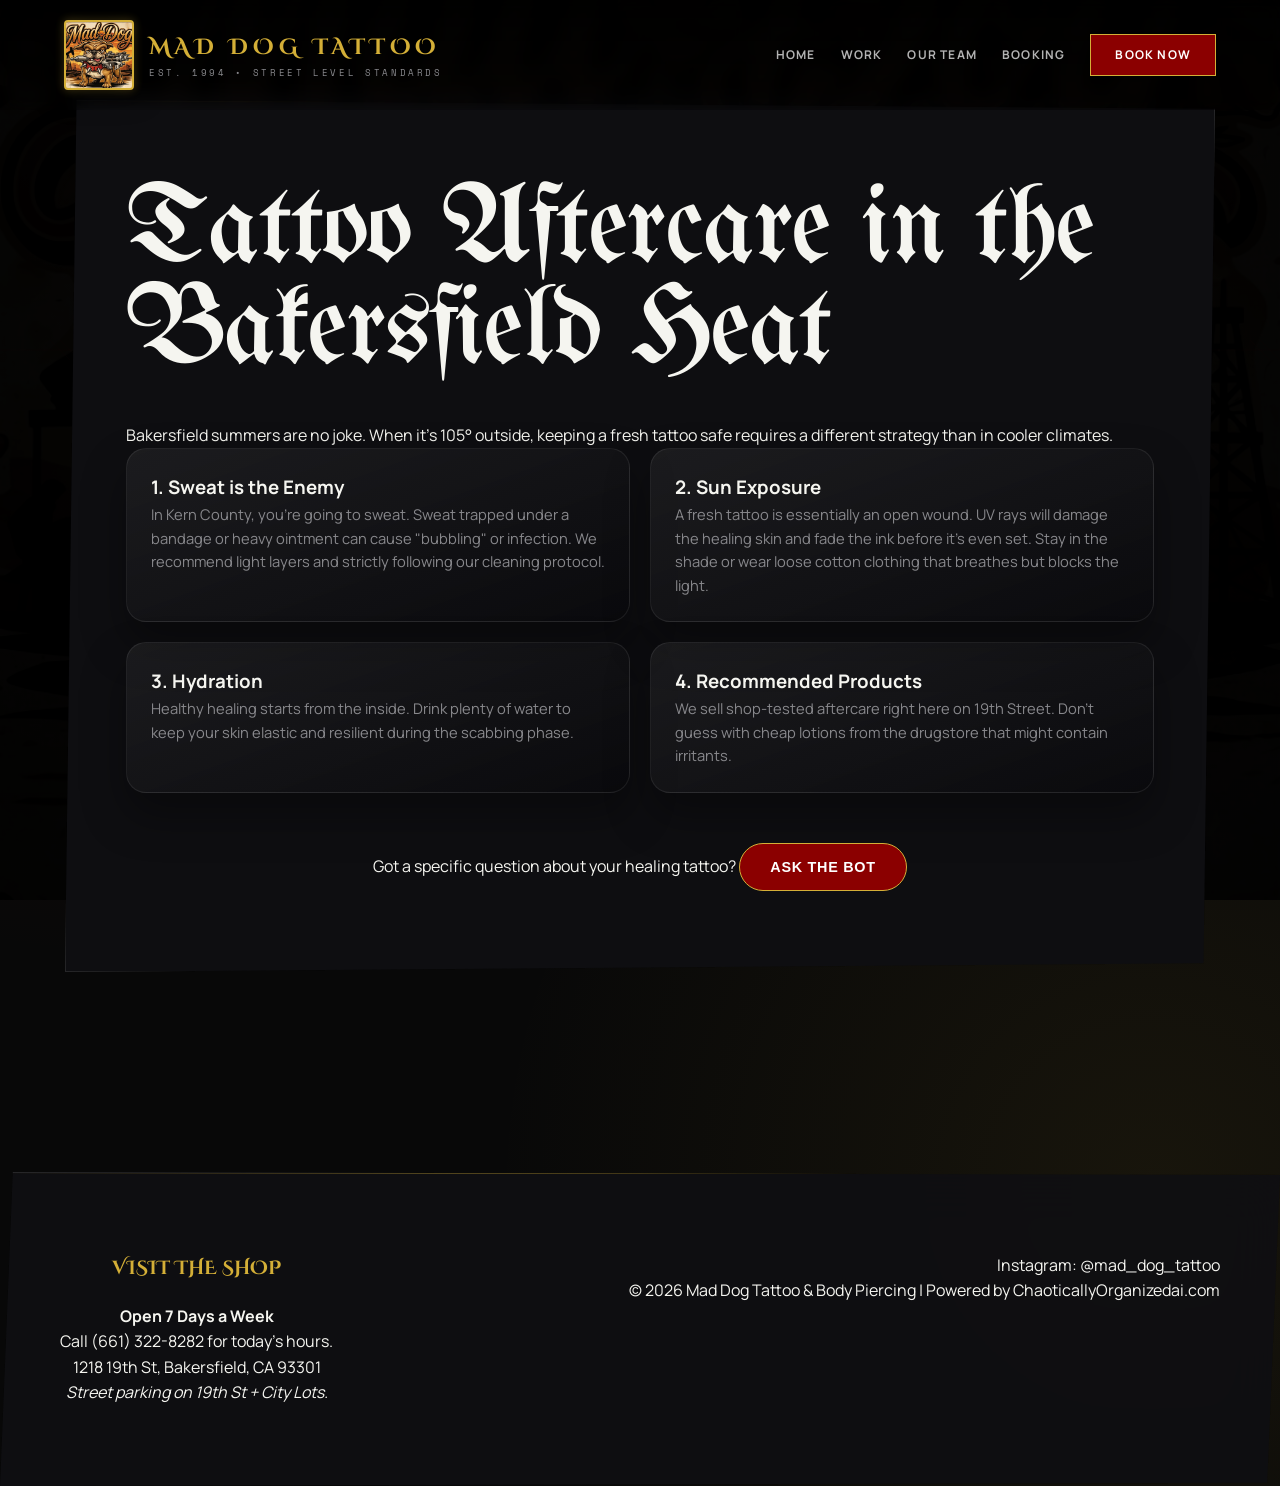
<file: aftercare-bakersfield-heat.html>
<!DOCTYPE html>
<html lang="en">
<head>
    <meta charset="UTF-8">
    <meta name="viewport" content="width=device-width, initial-scale=1.0">
    <title>Tattoo Aftercare in the Bakersfield Heat | Knowledge Hub</title>
    <meta name="description" content="How to heal a tattoo when it's 105 degrees in Kern County. Expert tips on protecting your new ink from the California sun and sweat.">
    <link rel="stylesheet" href="styles.css">
</head>
<body class="dark-theme" data-booking-url="index.html#booking">
    <nav class="main-nav">
        <div class="nav-brand">
            <div class="logo-circle"></div>
            <div class="brand-text">
                <h2>MAD DOG TATTOO</h2>
                <p>EST. 1994 • Street Level Standards</p>
            </div>
        </div>
        <button class="nav-toggle" type="button" aria-expanded="false" aria-controls="site-menu" aria-label="Toggle navigation">
            <span></span>
            <span></span>
            <span></span>
        </button>
        <div class="nav-links" id="site-menu">
            <a href="index.html">HOME</a>
            <a href="index.html#work">WORK</a>
            <a href="index.html#team">OUR TEAM</a>
            <a href="index.html#booking">BOOKING</a>
            <a href="index.html#booking" class="btn-book">BOOK NOW</a>
        </div>
    </nav>

    <div class="background-overlay" style="background-image: url('maddog_bulldog_v2.jpg');"></div>
    
    <main>
        <section class="parallax-section">
            <div class="frosted-glass panel">
                <h1>Tattoo Aftercare in the Bakersfield Heat</h1>
                <div class="knowledge-content">
                    <p class="intro-large">Bakersfield summers are no joke. When it's 105° outside, keeping a fresh tattoo safe requires a different strategy than in cooler climates.</p>
                    
                    <div class="aeo-grid">
                        <div class="aeo-card">
                            <h3>1. Sweat is the Enemy</h3>
                            <p>In Kern County, you're going to sweat. Sweat trapped under a bandage or heavy ointment can cause "bubbling" or infection. We recommend light layers and strictly following our cleaning protocol.</p>
                        </div>

                        <div class="aeo-card">
                            <h3>2. Sun Exposure</h3>
                            <p>A fresh tattoo is essentially an open wound. UV rays will damage the healing skin and fade the ink before it's even set. Stay in the shade or wear loose cotton clothing that breathes but blocks the light.</p>
                        </div>

                        <div class="aeo-card">
                            <h3>3. Hydration</h3>
                            <p>Healthy healing starts from the inside. Drink plenty of water to keep your skin elastic and resilient during the scabbing phase.</p>
                        </div>

                        <div class="aeo-card">
                            <h3>4. Recommended Products</h3>
                            <p>We sell shop-tested aftercare right here on 19th Street. Don't guess with cheap lotions from the drugstore that might contain irritants.</p>
                        </div>
                    </div>
                </div>
                <div class="footer-cta" style="margin-top: 50px; text-align: center;">
                    <p>Got a specific question about your healing tattoo? <button class="btn btn-primary quick-consult-trigger" data-artist="No Preference" data-service="tattoo">Ask the Bot</button></p>
                </div>
            </div>
        </section>
    </main>

    <footer class="frosted-glass">
        <div class="footer-content footer-content-upgraded">
            <div class="footer-logistics">
                <h3>VISIT THE SHOP</h3>
                <p><strong>Open 7 Days a Week</strong></p>
                <p>Call <a href="tel:6613228282">(661) 322-8282</a> for today's hours.</p>
                <p>1218 19th St, Bakersfield, CA 93301</p>
                <p><em>Street parking on 19th St + City Lots.</em></p>
            </div>
            <div class="footer-socials">
                <p><a href="https://www.instagram.com/mad_dog_tattoo/" target="_blank" rel="noreferrer">Instagram: @mad_dog_tattoo</a></p>
                <p>&copy; 2026 Mad Dog Tattoo &amp; Body Piercing | Powered by <a href="https://ChaoticallyOrganizedai.com" target="_blank" rel="noreferrer">ChaoticallyOrganizedai.com</a></p>
            </div>
        </div>
    </footer>

    <!-- QUICK CONSULT BOT UI -->
    <div id="quick-consult-modal" class="modal">
        <div class="modal-content frosted-glass">
            <span class="close-modal">&times;</span>
            <div id="bot-chat-container">
                <div class="bot-header">
                    <h3>Mad Dog Intake Bot</h3>
                    <p>Tell us your idea in 1-2 minutes.</p>
                </div>
                <div id="bot-messages"></div>
                <div id="bot-input-area"></div>
            </div>
        </div>
    </div>

    <script src="script.js"></script>
</body>
</html>
</file>
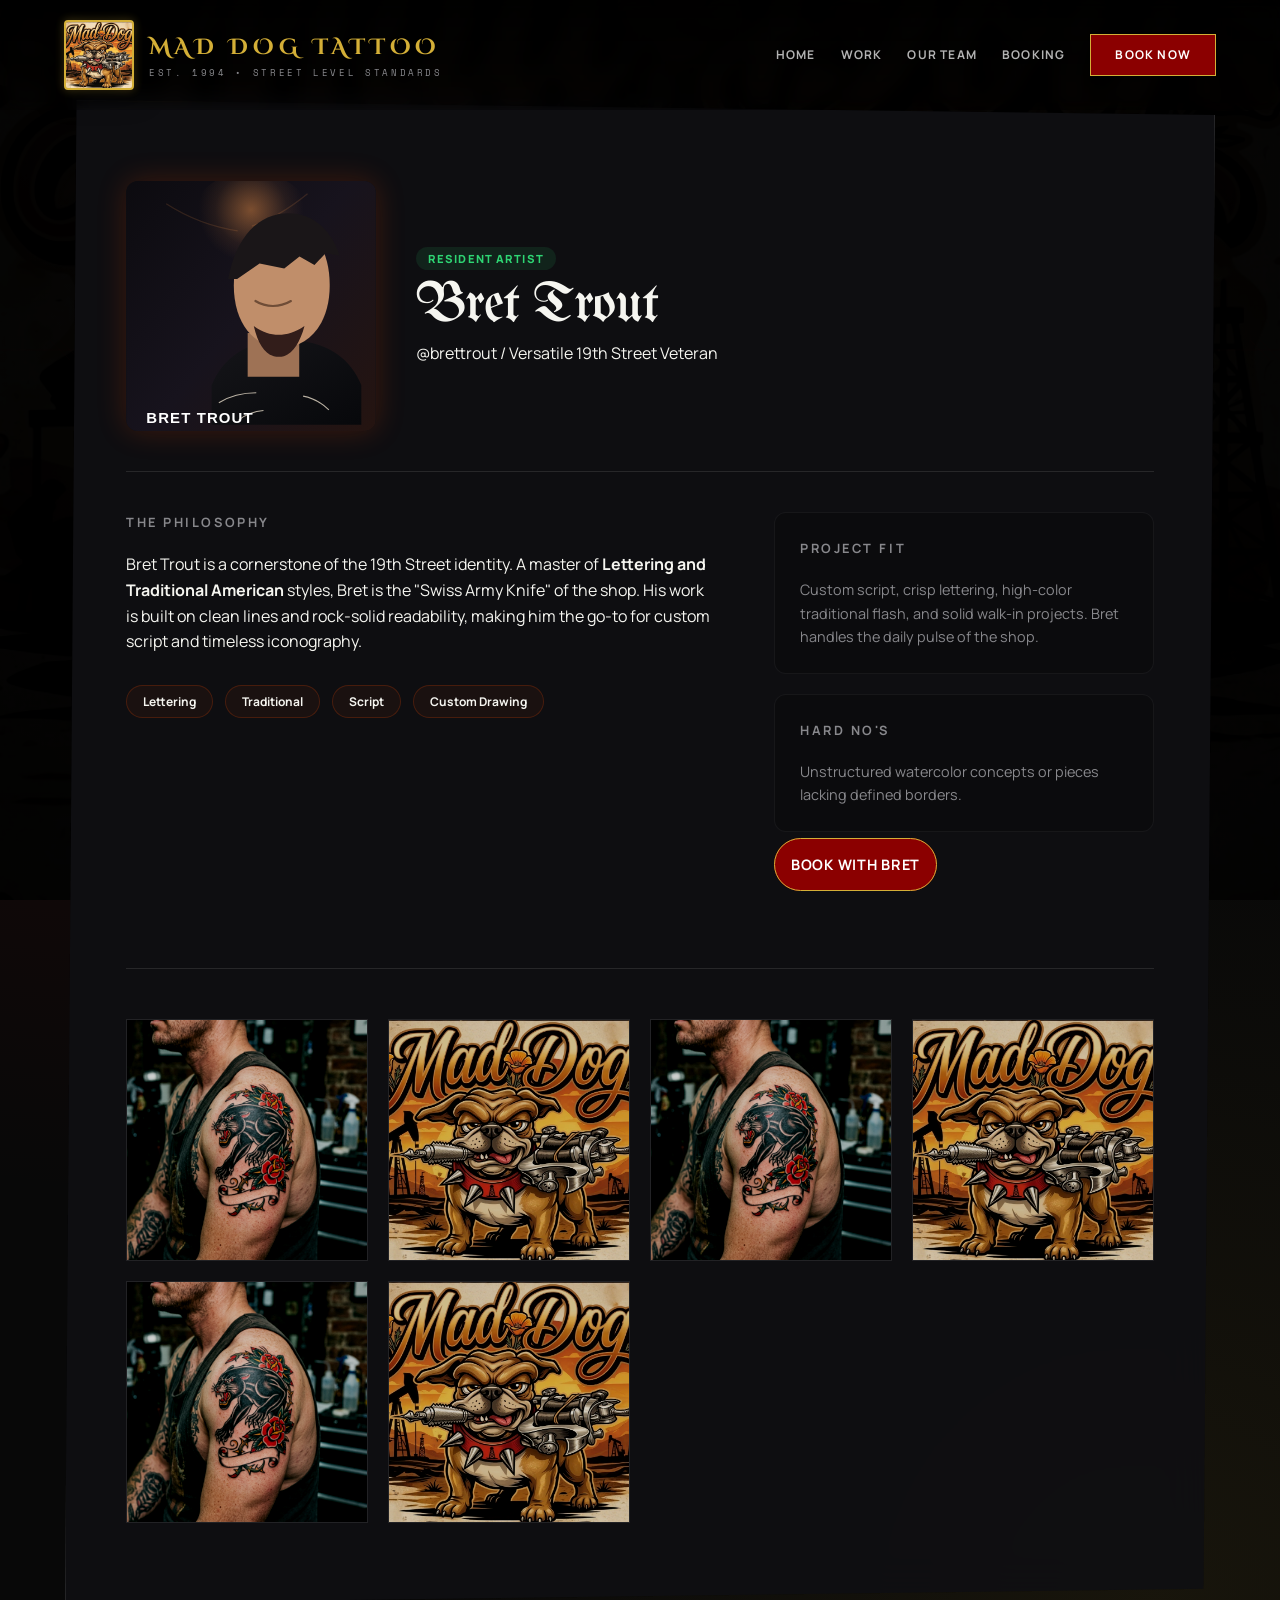
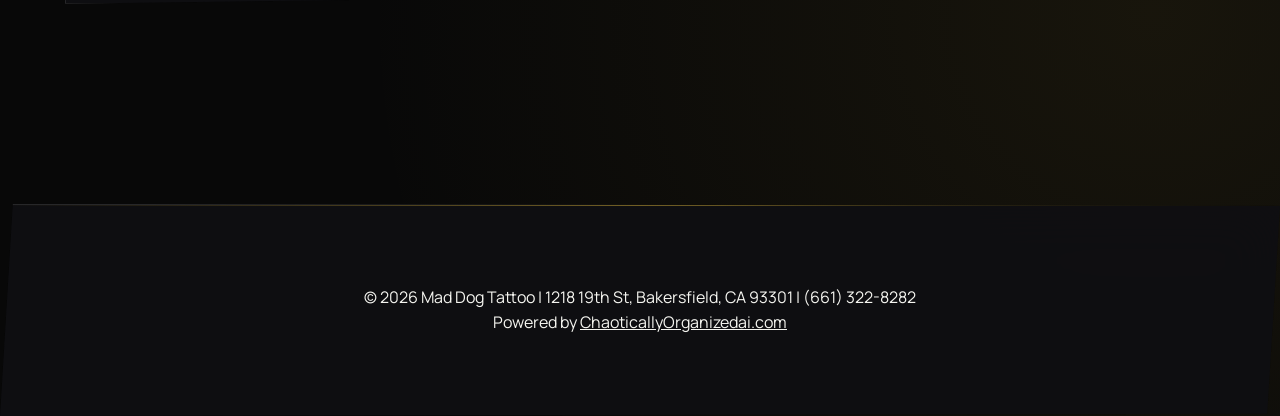
<file: artists/bret-trout-resident-bakersfield.html>
<!DOCTYPE html>
<html lang="en">
<head>
    <meta charset="UTF-8">
    <meta name="viewport" content="width=device-width, initial-scale=1.0">
    <title>Bret Trout - Resident Artist Bakersfield | Mad Dog Tattoo</title>
    <meta name="description" content="Bret Trout, resident artist at Mad Dog Tattoo in downtown Bakersfield. Expert in versatile styles including traditional and lettering.">
    <link rel="stylesheet" href="../styles.css">
</head>
<body class="dark-theme" data-booking-url="../index.html#booking">
    <nav class="main-nav">
        <div class="nav-brand">
            <div class="logo-circle"></div>
            <div class="brand-text">
                <h2>MAD DOG TATTOO</h2>
                <p>EST. 1994 • Street Level Standards</p>
            </div>
        </div>
        <button class="nav-toggle" type="button" aria-expanded="false" aria-controls="site-menu" aria-label="Toggle navigation">
            <span></span>
            <span></span>
            <span></span>
        </button>
        <div class="nav-links" id="site-menu">
            <a href="../index.html">HOME</a>
            <a href="../index.html#work">WORK</a>
            <a href="../index.html#team">OUR TEAM</a>
            <a href="../index.html#booking">BOOKING</a>
            <a href="../index.html#booking" class="btn-book">BOOK NOW</a>
        </div>
    </nav>

    <div class="background-overlay" style="background-image: url('../maddog_bulldog_v2.jpg');"></div>
    
    <main>
        <section class="parallax-section">
            <div class="frosted-glass panel">
                <div class="artist-profile">
                    <div class="profile-header">
                        <img src="../assets/artist-portraits/bret-trout-placeholder.svg" alt="Bret Trout placeholder portrait" class="artist-avatar-large">
                        <div class="header-details">
                            <span class="badge">RESIDENT ARTIST</span>
                            <h1>Bret Trout</h1>
                            <p class="role">@brettrout / Versatile 19th Street Veteran</p>
                        </div>
                    </div>
                    
                    <div class="artist-grid">
                        <div class="bio-section">
                            <h3>THE PHILOSOPHY</h3>
                            <p>Bret Trout is a cornerstone of the 19th Street identity. A master of <strong>Lettering and Traditional American</strong> styles, Bret is the "Swiss Army Knife" of the shop. His work is built on clean lines and rock-solid readability, making him the go-to for custom script and timeless iconography.</p>

                            <div class="specialties">
                                <span class="tag">Lettering</span>
                                <span class="tag">Traditional</span>
                                <span class="tag">Script</span>
                                <span class="tag">Custom Drawing</span>
                            </div>
                        </div>

                        <div class="details-section">
                            <div class="detail-card">
                                <h4 class="text-accent">PROJECT FIT</h4>
                                <p>Custom script, crisp lettering, high-color traditional flash, and solid walk-in projects. Bret handles the daily pulse of the shop.</p>
                            </div>
                            <div class="detail-card">
                                <h4 class="text-muted">HARD NO'S</h4>
                                <p>Unstructured watercolor concepts or pieces lacking defined borders.</p>
                            </div>
                            <a href="../index.html#booking" class="btn btn-primary btn-full ink-bleed">BOOK WITH BRET</a>
                        </div>
                    </div>

                    <div class="artist-portfolio-grid">
                        <img src="../oldschool_tattoo_sample_1773729168004.png" alt="Bret Trout work sample 1">
                        <img src="../maddog_bulldog_v2.jpg" alt="Bret Trout work sample 2">
                        <img src="../oldschool_tattoo_sample_1773729168004.png" alt="Bret Trout work sample 3">
                        <img src="../maddog_bulldog_v2.jpg" alt="Bret Trout work sample 4">
                        <img src="../oldschool_tattoo_sample_1773729168004.png" alt="Bret Trout work sample 5">
                        <img src="../maddog_bulldog_v2.jpg" alt="Bret Trout work sample 6">
                    </div>
                </div>
            </div>
        </section>
    </main>

    <footer class="frosted-glass">
        <div class="footer-content">
            <p>&copy; 2026 Mad Dog Tattoo | 1218 19th St, Bakersfield, CA 93301 | (661) 322-8282</p>
            <p class="credits">Powered by <a href="https://ChaoticallyOrganizedai.com" target="_blank" rel="noreferrer">ChaoticallyOrganizedai.com</a></p>
        </div>
    </footer>

    <!-- QUICK CONSULT BOT UI -->
    <div id="quick-consult-modal" class="modal">
        <div class="modal-content frosted-glass">
            <span class="close-modal">&times;</span>
            <div id="bot-chat-container">
                <div class="bot-header">
                    <h3>Mad Dog Intake Bot</h3>
                    <p>Tell us your idea in 1-2 minutes.</p>
                </div>
                <div id="bot-messages"></div>
                <div id="bot-input-area"></div>
            </div>
        </div>
    </div>

    <script src="../script.js"></script>
</body>
</html>
</file>
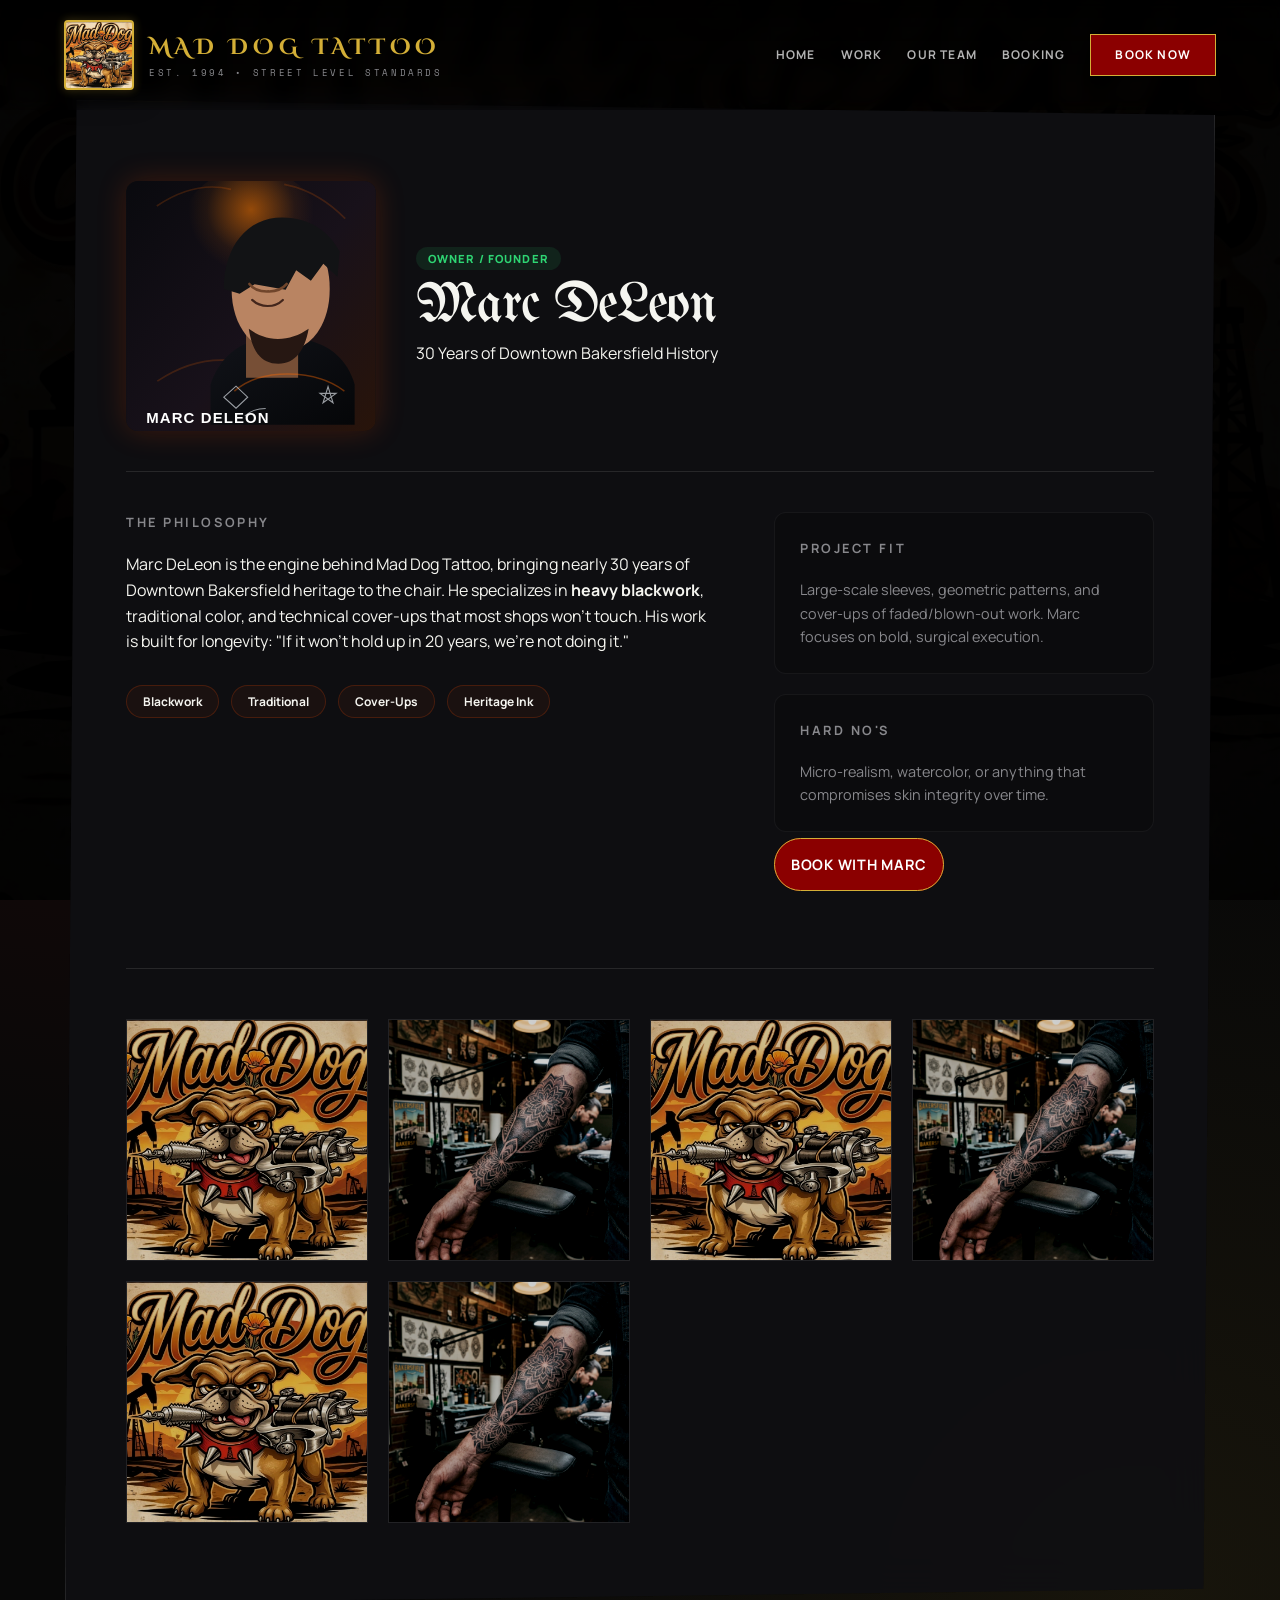
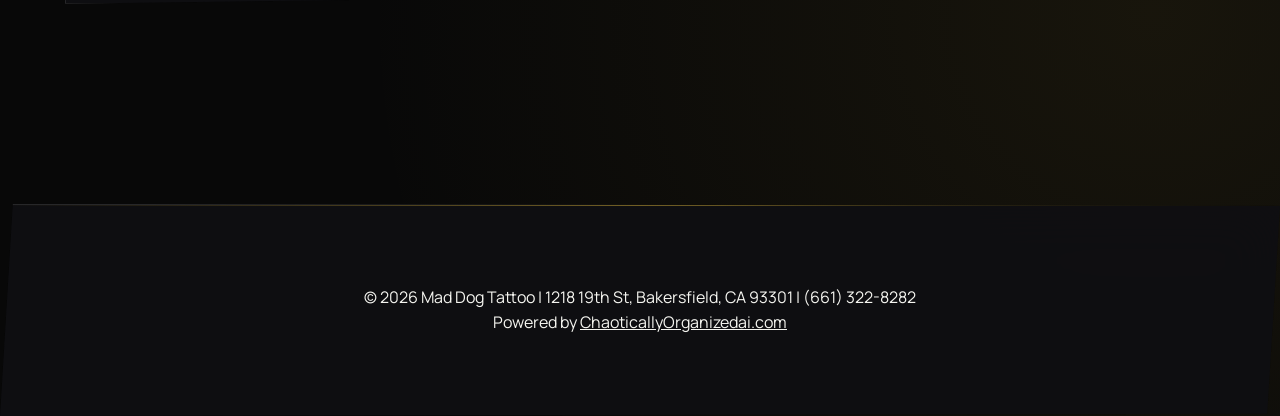
<file: artists/marc-deleon-blackwork-bakersfield.html>
<!DOCTYPE html>
<html lang="en">
<head>
    <meta charset="UTF-8">
    <meta name="viewport" content="width=device-width, initial-scale=1.0">
    <title>Marc DeLeon - Blackwork & Cover-Ups Bakersfield | Mad Dog Tattoo</title>
    <meta name="description" content="Marc DeLeon, owner of Mad Dog Tattoo. Nearly 30 years of experience in blackwork and traditional tattoos in downtown Bakersfield.">
    <link rel="stylesheet" href="../styles.css">
</head>
<body class="dark-theme" data-booking-url="../index.html#booking">
    <nav class="main-nav">
        <div class="nav-brand">
            <div class="logo-circle"></div>
            <div class="brand-text">
                <h2>MAD DOG TATTOO</h2>
                <p>EST. 1994 • Street Level Standards</p>
            </div>
        </div>
        <button class="nav-toggle" type="button" aria-expanded="false" aria-controls="site-menu" aria-label="Toggle navigation">
            <span></span>
            <span></span>
            <span></span>
        </button>
        <div class="nav-links" id="site-menu">
            <a href="../index.html">HOME</a>
            <a href="../index.html#work">WORK</a>
            <a href="../index.html#team">OUR TEAM</a>
            <a href="../index.html#booking">BOOKING</a>
            <a href="../index.html#booking" class="btn-book">BOOK NOW</a>
        </div>
    </nav>

    <div class="background-overlay" style="background-image: url('../maddog_bulldog_v2.jpg');"></div>
    
    <main>
        <section class="parallax-section">
            <div class="frosted-glass panel">
                <div class="artist-profile">
                    <div class="profile-header">
                        <img src="../assets/artist-portraits/marc-deleon-placeholder.svg" alt="Marc DeLeon placeholder portrait" class="artist-avatar-large">
                        <div class="header-details">
                            <span class="badge">OWNER / FOUNDER</span>
                            <h1>Marc DeLeon</h1>
                            <p class="role">30 Years of Downtown Bakersfield History</p>
                        </div>
                    </div>

                    <div class="artist-grid">
                        <div class="bio-section">
                            <h3>THE PHILOSOPHY</h3>
                            <p>Marc DeLeon is the engine behind Mad Dog Tattoo, bringing nearly 30 years of Downtown Bakersfield heritage to the chair. He specializes in <strong>heavy blackwork</strong>, traditional color, and technical cover-ups that most shops won't touch. His work is built for longevity: "If it won't hold up in 20 years, we're not doing it."</p>

                            <div class="specialties">
                                <span class="tag">Blackwork</span>
                                <span class="tag">Traditional</span>
                                <span class="tag">Cover-Ups</span>
                                <span class="tag">Heritage Ink</span>
                            </div>
                        </div>

                        <div class="details-section">
                            <div class="detail-card">
                                <h4 class="text-accent">PROJECT FIT</h4>
                                <p>Large-scale sleeves, geometric patterns, and cover-ups of faded/blown-out work. Marc focuses on bold, surgical execution.</p>
                            </div>
                            <div class="detail-card">
                                <h4 class="text-muted">HARD NO'S</h4>
                                <p>Micro-realism, watercolor, or anything that compromises skin integrity over time.</p>
                            </div>
                            <a href="../index.html#booking" class="btn btn-primary btn-full ink-bleed">BOOK WITH MARC</a>
                        </div>
                    </div>

                    <div class="artist-portfolio-grid">
                        <img src="../maddog_bulldog_v2.jpg" alt="Marc DeLeon work sample 1">
                        <img src="../blackwork_tattoo_sample_1773729152613.png" alt="Marc DeLeon work sample 2">
                        <img src="../maddog_bulldog_v2.jpg" alt="Marc DeLeon work sample 3">
                        <img src="../blackwork_tattoo_sample_1773729152613.png" alt="Marc DeLeon work sample 4">
                        <img src="../maddog_bulldog_v2.jpg" alt="Marc DeLeon work sample 5">
                        <img src="../blackwork_tattoo_sample_1773729152613.png" alt="Marc DeLeon work sample 6">
                    </div>
                </div>
            </div>
        </section>
    </main>

    <footer class="frosted-glass">
        <div class="footer-content">
            <p>&copy; 2026 Mad Dog Tattoo | 1218 19th St, Bakersfield, CA 93301 | (661) 322-8282</p>
            <p class="credits">Powered by <a href="https://ChaoticallyOrganizedai.com" target="_blank" rel="noreferrer">ChaoticallyOrganizedai.com</a></p>
        </div>
    </footer>

    <!-- QUICK CONSULT BOT UI -->
    <div id="quick-consult-modal" class="modal">
        <div class="modal-content frosted-glass">
            <span class="close-modal">&times;</span>
            <div id="bot-chat-container">
                <div class="bot-header">
                    <h3>Mad Dog Intake Bot</h3>
                    <p>Tell us your idea in 1-2 minutes.</p>
                </div>
                <div id="bot-messages"></div>
                <div id="bot-input-area"></div>
            </div>
        </div>
    </div>

    <script src="../script.js"></script>
</body>
</html>
</file>
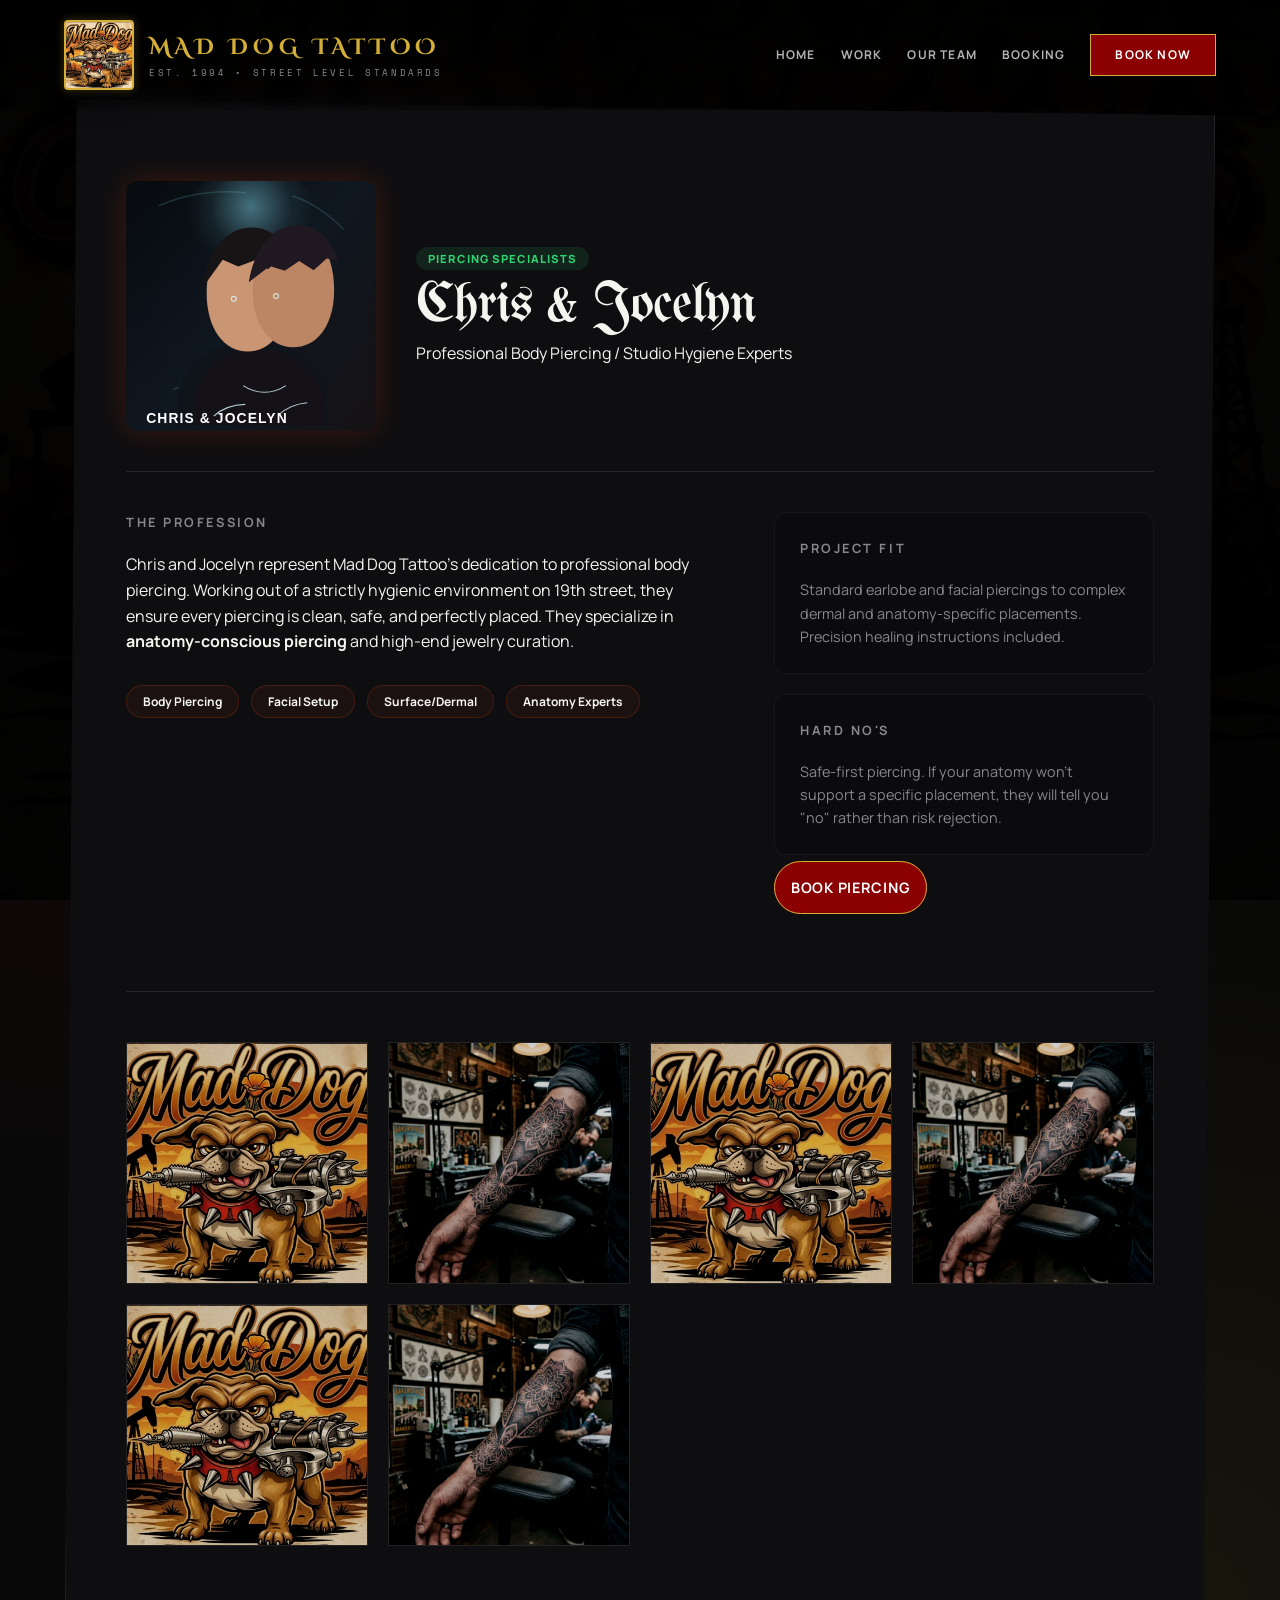
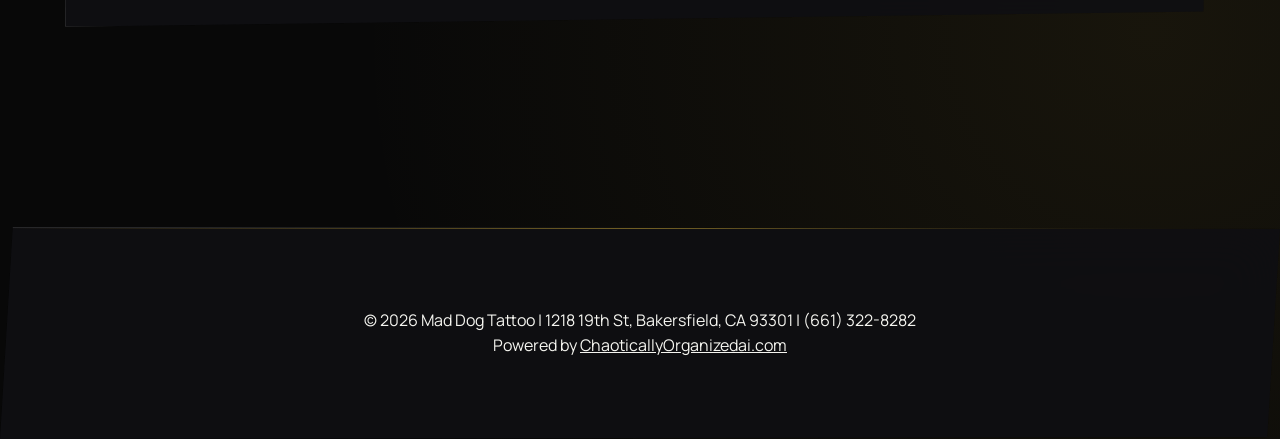
<file: artists/piercing-specialists-bakersfield.html>
<!DOCTYPE html>
<html lang="en">
<head>
    <meta charset="UTF-8">
    <meta name="viewport" content="width=device-width, initial-scale=1.0">
    <title>Body Piercing Specialists Bakersfield | Chris & Jocelyn at Mad Dog Tattoo</title>
    <meta name="description" content="Professional body piercing in downtown Bakersfield with Chris and Jocelyn at Mad Dog Tattoo. Safety first, high-end jewelry, and expert care.">
    <link rel="stylesheet" href="../styles.css">
</head>
<body class="dark-theme" data-booking-url="../index.html#booking">
    <nav class="main-nav">
        <div class="nav-brand">
            <div class="logo-circle"></div>
            <div class="brand-text">
                <h2>MAD DOG TATTOO</h2>
                <p>EST. 1994 • Street Level Standards</p>
            </div>
        </div>
        <button class="nav-toggle" type="button" aria-expanded="false" aria-controls="site-menu" aria-label="Toggle navigation">
            <span></span>
            <span></span>
            <span></span>
        </button>
        <div class="nav-links" id="site-menu">
            <a href="../index.html">HOME</a>
            <a href="../index.html#work">WORK</a>
            <a href="../index.html#team">OUR TEAM</a>
            <a href="../index.html#booking">BOOKING</a>
            <a href="../index.html#booking" class="btn-book">BOOK NOW</a>
        </div>
    </nav>

    <div class="background-overlay" style="background-image: url('../maddog_bulldog_v2.jpg');"></div>
    
    <main>
        <section class="parallax-section">
            <div class="frosted-glass panel">
                <div class="artist-profile">
                    <div class="profile-header">
                        <img src="../assets/artist-portraits/piercing-specialists-placeholder.svg" alt="Chris and Jocelyn placeholder portrait" class="artist-avatar-large">
                        <div class="header-details">
                            <span class="badge">PIERCING SPECIALISTS</span>
                            <h1>Chris & Jocelyn</h1>
                            <p class="role">Professional Body Piercing / Studio Hygiene Experts</p>
                        </div>
                    </div>
                    
                    <div class="artist-grid">
                        <div class="bio-section">
                            <h3>THE PROFESSION</h3>
                            <p>Chris and Jocelyn represent Mad Dog Tattoo's dedication to professional body piercing. Working out of a strictly hygienic environment on 19th street, they ensure every piercing is clean, safe, and perfectly placed. They specialize in <strong>anatomy-conscious piercing</strong> and high-end jewelry curation.</p>

                            <div class="specialties">
                                <span class="tag">Body Piercing</span>
                                <span class="tag">Facial Setup</span>
                                <span class="tag">Surface/Dermal</span>
                                <span class="tag">Anatomy Experts</span>
                            </div>
                        </div>

                        <div class="details-section">
                            <div class="detail-card">
                                <h4 class="text-accent">PROJECT FIT</h4>
                                <p>Standard earlobe and facial piercings to complex dermal and anatomy-specific placements. Precision healing instructions included.</p>
                            </div>
                            <div class="detail-card">
                                <h4 class="text-muted">HARD NO'S</h4>
                                <p>Safe-first piercing. If your anatomy won't support a specific placement, they will tell you "no" rather than risk rejection.</p>
                            </div>
                            <a href="../index.html#booking" class="btn btn-primary btn-full ink-bleed">BOOK PIERCING</a>
                        </div>
                    </div>

                    <div class="artist-portfolio-grid">
                        <img src="../maddog_bulldog_v2.jpg" alt="Piercing sample 1">
                        <img src="../blackwork_tattoo_sample_1773729152613.png" alt="Piercing sample 2">
                        <img src="../maddog_bulldog_v2.jpg" alt="Piercing sample 3">
                        <img src="../blackwork_tattoo_sample_1773729152613.png" alt="Piercing sample 4">
                        <img src="../maddog_bulldog_v2.jpg" alt="Piercing sample 5">
                        <img src="../blackwork_tattoo_sample_1773729152613.png" alt="Piercing sample 6">
                    </div>
                </div>
            </div>
        </section>
    </main>

    <footer class="frosted-glass">
        <div class="footer-content">
            <p>&copy; 2026 Mad Dog Tattoo | 1218 19th St, Bakersfield, CA 93301 | (661) 322-8282</p>
            <p class="credits">Powered by <a href="https://ChaoticallyOrganizedai.com" target="_blank" rel="noreferrer">ChaoticallyOrganizedai.com</a></p>
        </div>
    </footer>

    <!-- QUICK CONSULT BOT UI -->
    <div id="quick-consult-modal" class="modal">
        <div class="modal-content frosted-glass">
            <span class="close-modal">&times;</span>
            <div id="bot-chat-container">
                <div class="bot-header">
                    <h3>Mad Dog Intake Bot</h3>
                    <p>Tell us your idea in 1-2 minutes.</p>
                </div>
                <div id="bot-messages"></div>
                <div id="bot-input-area"></div>
            </div>
        </div>
    </div>

    <script src="../script.js"></script>
</body>
</html>
</file>
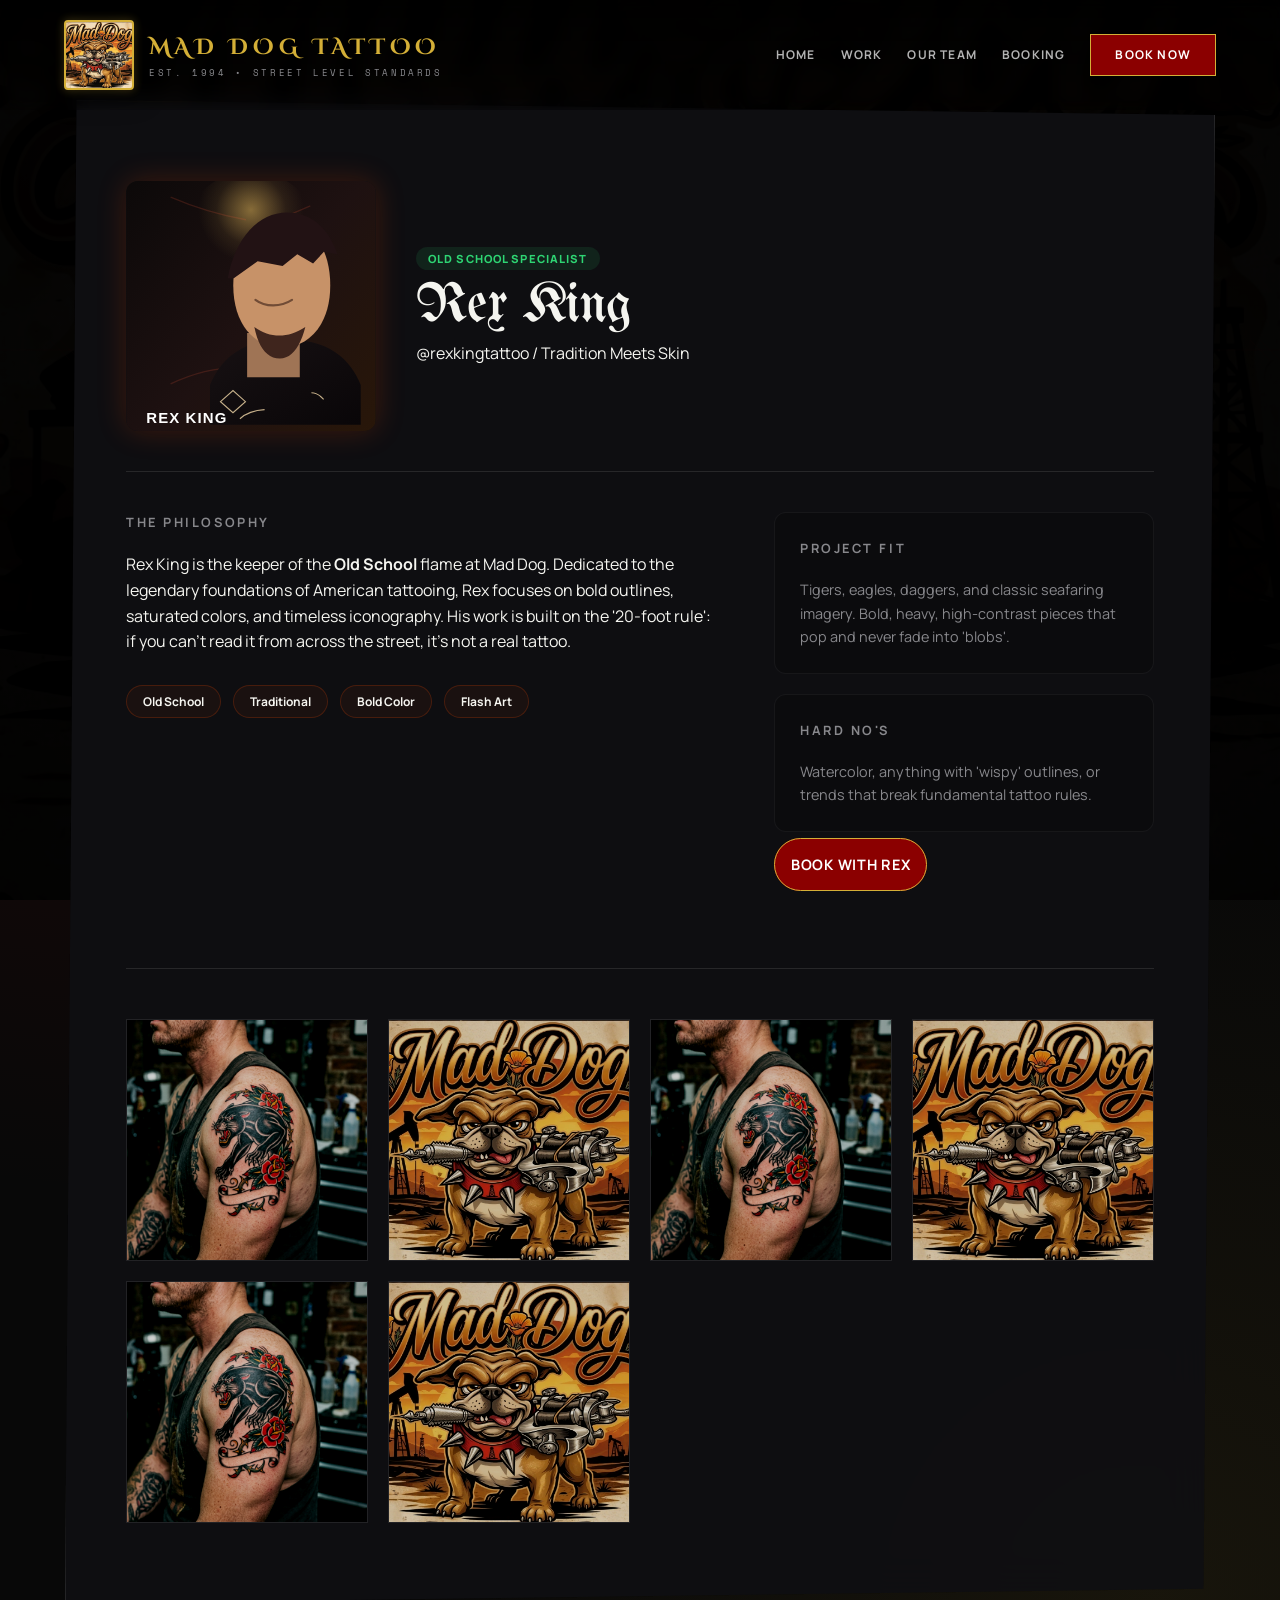
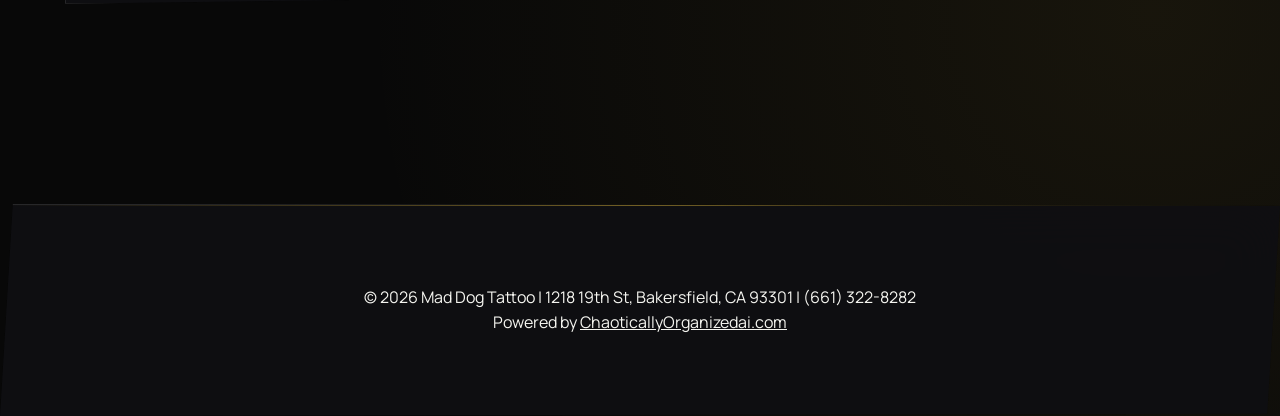
<file: artists/rex-king-oldschool-bakersfield.html>
<!DOCTYPE html>
<html lang="en">
<head>
    <meta charset="UTF-8">
    <meta name="viewport" content="width=device-width, initial-scale=1.0">
    <title>Rex King - Old School Tattoos Bakersfield | Mad Dog Tattoo</title>
    <meta name="description" content="Rex King specializing in Old School and traditional American tattoos at Mad Dog Tattoo in downtown Bakersfield.">
    <link rel="stylesheet" href="../styles.css">
</head>
<body class="dark-theme" data-booking-url="../index.html#booking">
    <nav class="main-nav">
        <div class="nav-brand">
            <div class="logo-circle"></div>
            <div class="brand-text">
                <h2>MAD DOG TATTOO</h2>
                <p>EST. 1994 • Street Level Standards</p>
            </div>
        </div>
        <button class="nav-toggle" type="button" aria-expanded="false" aria-controls="site-menu" aria-label="Toggle navigation">
            <span></span>
            <span></span>
            <span></span>
        </button>
        <div class="nav-links" id="site-menu">
            <a href="../index.html">HOME</a>
            <a href="../index.html#work">WORK</a>
            <a href="../index.html#team">OUR TEAM</a>
            <a href="../index.html#booking">BOOKING</a>
            <a href="../index.html#booking" class="btn-book">BOOK NOW</a>
        </div>
    </nav>

    <div class="background-overlay" style="background-image: url('../maddog_bulldog_v2.jpg');"></div>
    
    <main>
        <section class="parallax-section">
            <div class="frosted-glass panel">
                <div class="artist-profile">
                    <div class="profile-header">
                        <img src="../assets/artist-portraits/rex-king-placeholder.svg" alt="Rex King placeholder portrait" class="artist-avatar-large">
                        <div class="header-details">
                            <span class="badge">OLD SCHOOL SPECIALIST</span>
                            <h1>Rex King</h1>
                            <p class="role">@rexkingtattoo / Tradition Meets Skin</p>
                        </div>
                    </div>
                    
                    <div class="artist-grid">
                        <div class="bio-section">
                            <h3>THE PHILOSOPHY</h3>
                            <p>Rex King is the keeper of the <strong>Old School</strong> flame at Mad Dog. Dedicated to the legendary foundations of American tattooing, Rex focuses on bold outlines, saturated colors, and timeless iconography. His work is built on the '20-foot rule': if you can't read it from across the street, it's not a real tattoo.</p>

                            <div class="specialties">
                                <span class="tag">Old School</span>
                                <span class="tag">Traditional</span>
                                <span class="tag">Bold Color</span>
                                <span class="tag">Flash Art</span>
                            </div>
                        </div>

                        <div class="details-section">
                            <div class="detail-card">
                                <h4 class="text-accent">PROJECT FIT</h4>
                                <p>Tigers, eagles, daggers, and classic seafaring imagery. Bold, heavy, high-contrast pieces that pop and never fade into 'blobs'.</p>
                            </div>
                            <div class="detail-card">
                                <h4 class="text-muted">HARD NO'S</h4>
                                <p>Watercolor, anything with 'wispy' outlines, or trends that break fundamental tattoo rules.</p>
                            </div>
                            <a href="../index.html#booking" class="btn btn-primary btn-full ink-bleed">BOOK WITH REX</a>
                        </div>
                    </div>

                    <div class="artist-portfolio-grid">
                        <img src="../oldschool_tattoo_sample_1773729168004.png" alt="Rex King work sample 1">
                        <img src="../maddog_bulldog_v2.jpg" alt="Rex King work sample 2">
                        <img src="../oldschool_tattoo_sample_1773729168004.png" alt="Rex King work sample 3">
                        <img src="../maddog_bulldog_v2.jpg" alt="Rex King work sample 4">
                        <img src="../oldschool_tattoo_sample_1773729168004.png" alt="Rex King work sample 5">
                        <img src="../maddog_bulldog_v2.jpg" alt="Rex King work sample 6">
                    </div>
                </div>
            </div>
        </section>
    </main>

    <footer class="frosted-glass">
        <div class="footer-content">
            <p>&copy; 2026 Mad Dog Tattoo | 1218 19th St, Bakersfield, CA 93301 | (661) 322-8282</p>
            <p class="credits">Powered by <a href="https://ChaoticallyOrganizedai.com" target="_blank" rel="noreferrer">ChaoticallyOrganizedai.com</a></p>
        </div>
    </footer>

    <!-- QUICK CONSULT BOT UI -->
    <div id="quick-consult-modal" class="modal">
        <div class="modal-content frosted-glass">
            <span class="close-modal">&times;</span>
            <div id="bot-chat-container">
                <div class="bot-header">
                    <h3>Mad Dog Intake Bot</h3>
                    <p>Tell us your idea in 1-2 minutes.</p>
                </div>
                <div id="bot-messages"></div>
                <div id="bot-input-area"></div>
            </div>
        </div>
    </div>

    <script src="../script.js"></script>
</body>
</html>
</file>
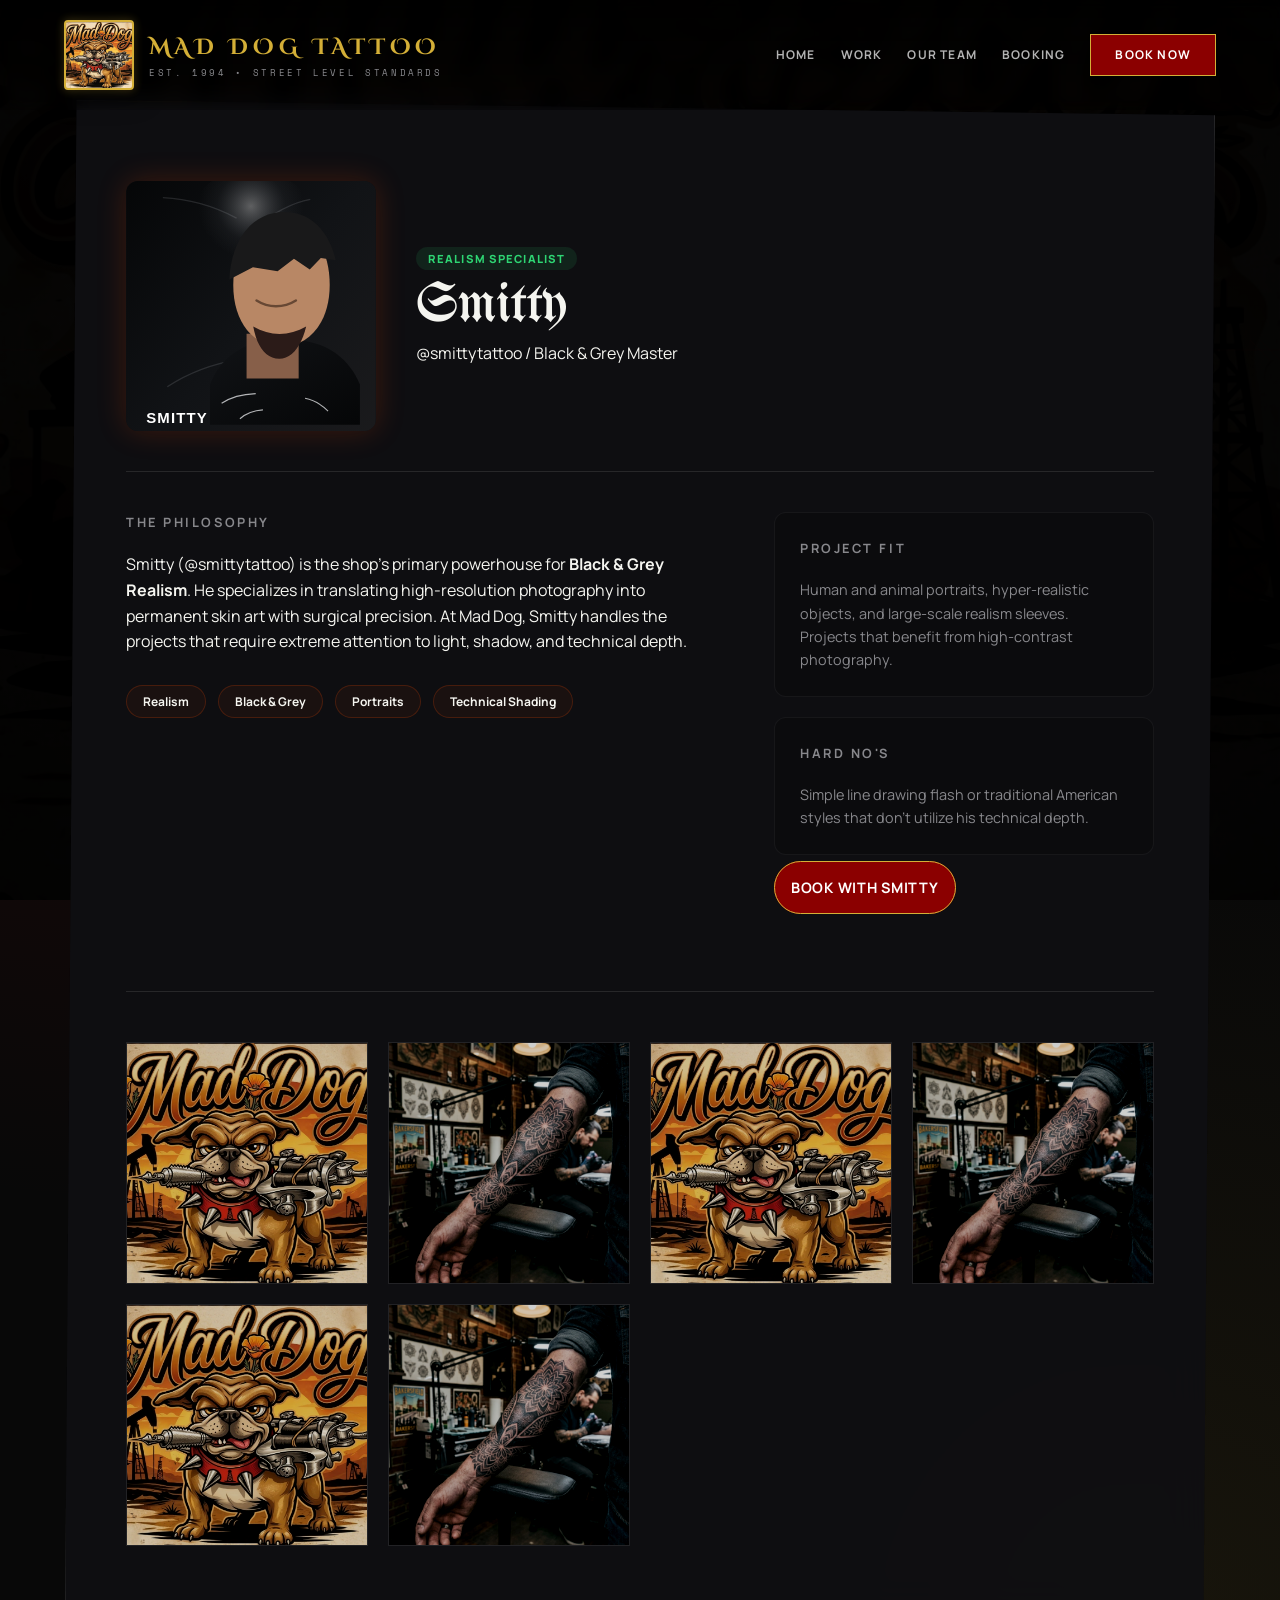
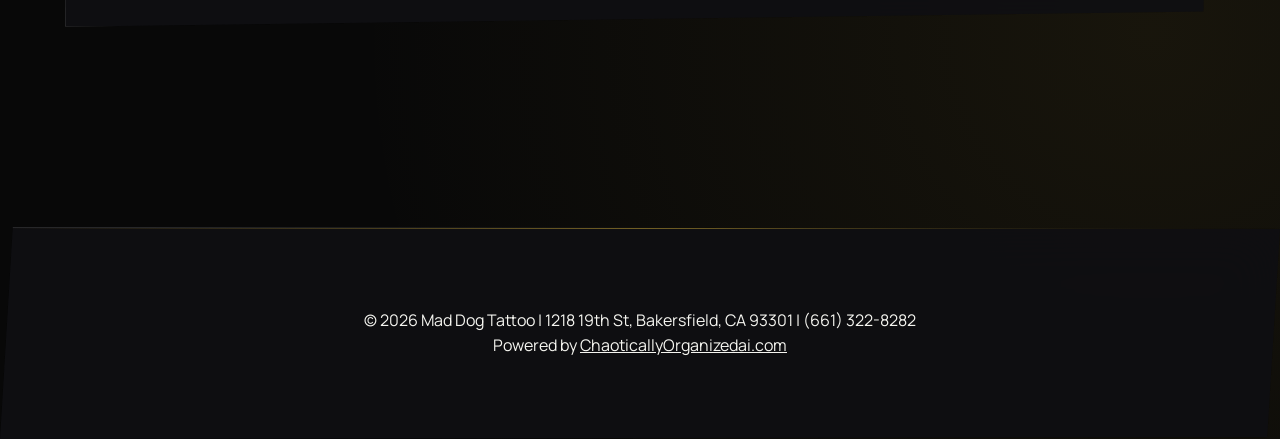
<file: artists/smitty-realism-bakersfield.html>
<!DOCTYPE html>
<html lang="en">
<head>
    <meta charset="UTF-8">
    <meta name="viewport" content="width=device-width, initial-scale=1.0">
    <title>Smitty - Realism Tattoos Bakersfield | Mad Dog Tattoo</title>
    <meta name="description" content="Smitty (@smittytattoo) specializing in black & grey realism at Mad Dog Tattoo in downtown Bakersfield.">
    <link rel="stylesheet" href="../styles.css">
</head>
<body class="dark-theme" data-booking-url="../index.html#booking">
    <nav class="main-nav">
        <div class="nav-brand">
            <div class="logo-circle"></div>
            <div class="brand-text">
                <h2>MAD DOG TATTOO</h2>
                <p>EST. 1994 • Street Level Standards</p>
            </div>
        </div>
        <button class="nav-toggle" type="button" aria-expanded="false" aria-controls="site-menu" aria-label="Toggle navigation">
            <span></span>
            <span></span>
            <span></span>
        </button>
        <div class="nav-links" id="site-menu">
            <a href="../index.html">HOME</a>
            <a href="../index.html#work">WORK</a>
            <a href="../index.html#team">OUR TEAM</a>
            <a href="../index.html#booking">BOOKING</a>
            <a href="../index.html#booking" class="btn-book">BOOK NOW</a>
        </div>
    </nav>

    <div class="background-overlay" style="background-image: url('../maddog_bulldog_v2.jpg');"></div>
    
    <main>
        <section class="parallax-section">
            <div class="frosted-glass panel">
                <div class="artist-profile">
                    <div class="profile-header">
                        <img src="../assets/artist-portraits/smitty-placeholder.svg" alt="Smitty placeholder portrait" class="artist-avatar-large">
                        <div class="header-details">
                            <span class="badge">REALISM SPECIALIST</span>
                            <h1>Smitty</h1>
                            <p class="role">@smittytattoo / Black & Grey Master</p>
                        </div>
                    </div>
                    
                    <div class="artist-grid">
                        <div class="bio-section">
                            <h3>THE PHILOSOPHY</h3>
                            <p>Smitty (@smittytattoo) is the shop's primary powerhouse for <strong>Black & Grey Realism</strong>. He specializes in translating high-resolution photography into permanent skin art with surgical precision. At Mad Dog, Smitty handles the projects that require extreme attention to light, shadow, and technical depth.</p>

                            <div class="specialties">
                                <span class="tag">Realism</span>
                                <span class="tag">Black & Grey</span>
                                <span class="tag">Portraits</span>
                                <span class="tag">Technical Shading</span>
                            </div>
                        </div>

                        <div class="details-section">
                            <div class="detail-card">
                                <h4 class="text-accent">PROJECT FIT</h4>
                                <p>Human and animal portraits, hyper-realistic objects, and large-scale realism sleeves. Projects that benefit from high-contrast photography.</p>
                            </div>
                            <div class="detail-card">
                                <h4 class="text-muted">HARD NO'S</h4>
                                <p>Simple line drawing flash or traditional American styles that don't utilize his technical depth.</p>
                            </div>
                            <a href="../index.html#booking" class="btn btn-primary btn-full ink-bleed">BOOK WITH SMITTY</a>
                        </div>
                    </div>

                    <div class="artist-portfolio-grid">
                        <img src="../maddog_bulldog_v2.jpg" alt="Smitty realism sample 1">
                        <img src="../blackwork_tattoo_sample_1773729152613.png" alt="Smitty realism sample 2">
                        <img src="../maddog_bulldog_v2.jpg" alt="Smitty realism sample 3">
                        <img src="../blackwork_tattoo_sample_1773729152613.png" alt="Smitty realism sample 4">
                        <img src="../maddog_bulldog_v2.jpg" alt="Smitty realism sample 5">
                        <img src="../blackwork_tattoo_sample_1773729152613.png" alt="Smitty realism sample 6">
                    </div>
                </div>
            </div>
        </section>
    </main>

    <footer class="frosted-glass">
        <div class="footer-content">
            <p>&copy; 2026 Mad Dog Tattoo | 1218 19th St, Bakersfield, CA 93301 | (661) 322-8282</p>
            <p class="credits">Powered by <a href="https://ChaoticallyOrganizedai.com" target="_blank" rel="noreferrer">ChaoticallyOrganizedai.com</a></p>
        </div>
    </footer>

    <!-- QUICK CONSULT BOT UI -->
    <div id="quick-consult-modal" class="modal">
        <div class="modal-content frosted-glass">
            <span class="close-modal">&times;</span>
            <div id="bot-chat-container">
                <div class="bot-header">
                    <h3>Mad Dog Intake Bot</h3>
                    <p>Tell us your idea in 1-2 minutes.</p>
                </div>
                <div id="bot-messages"></div>
                <div id="bot-input-area"></div>
            </div>
        </div>
    </div>

    <script src="../script.js"></script>
</body>
</html>
</file>
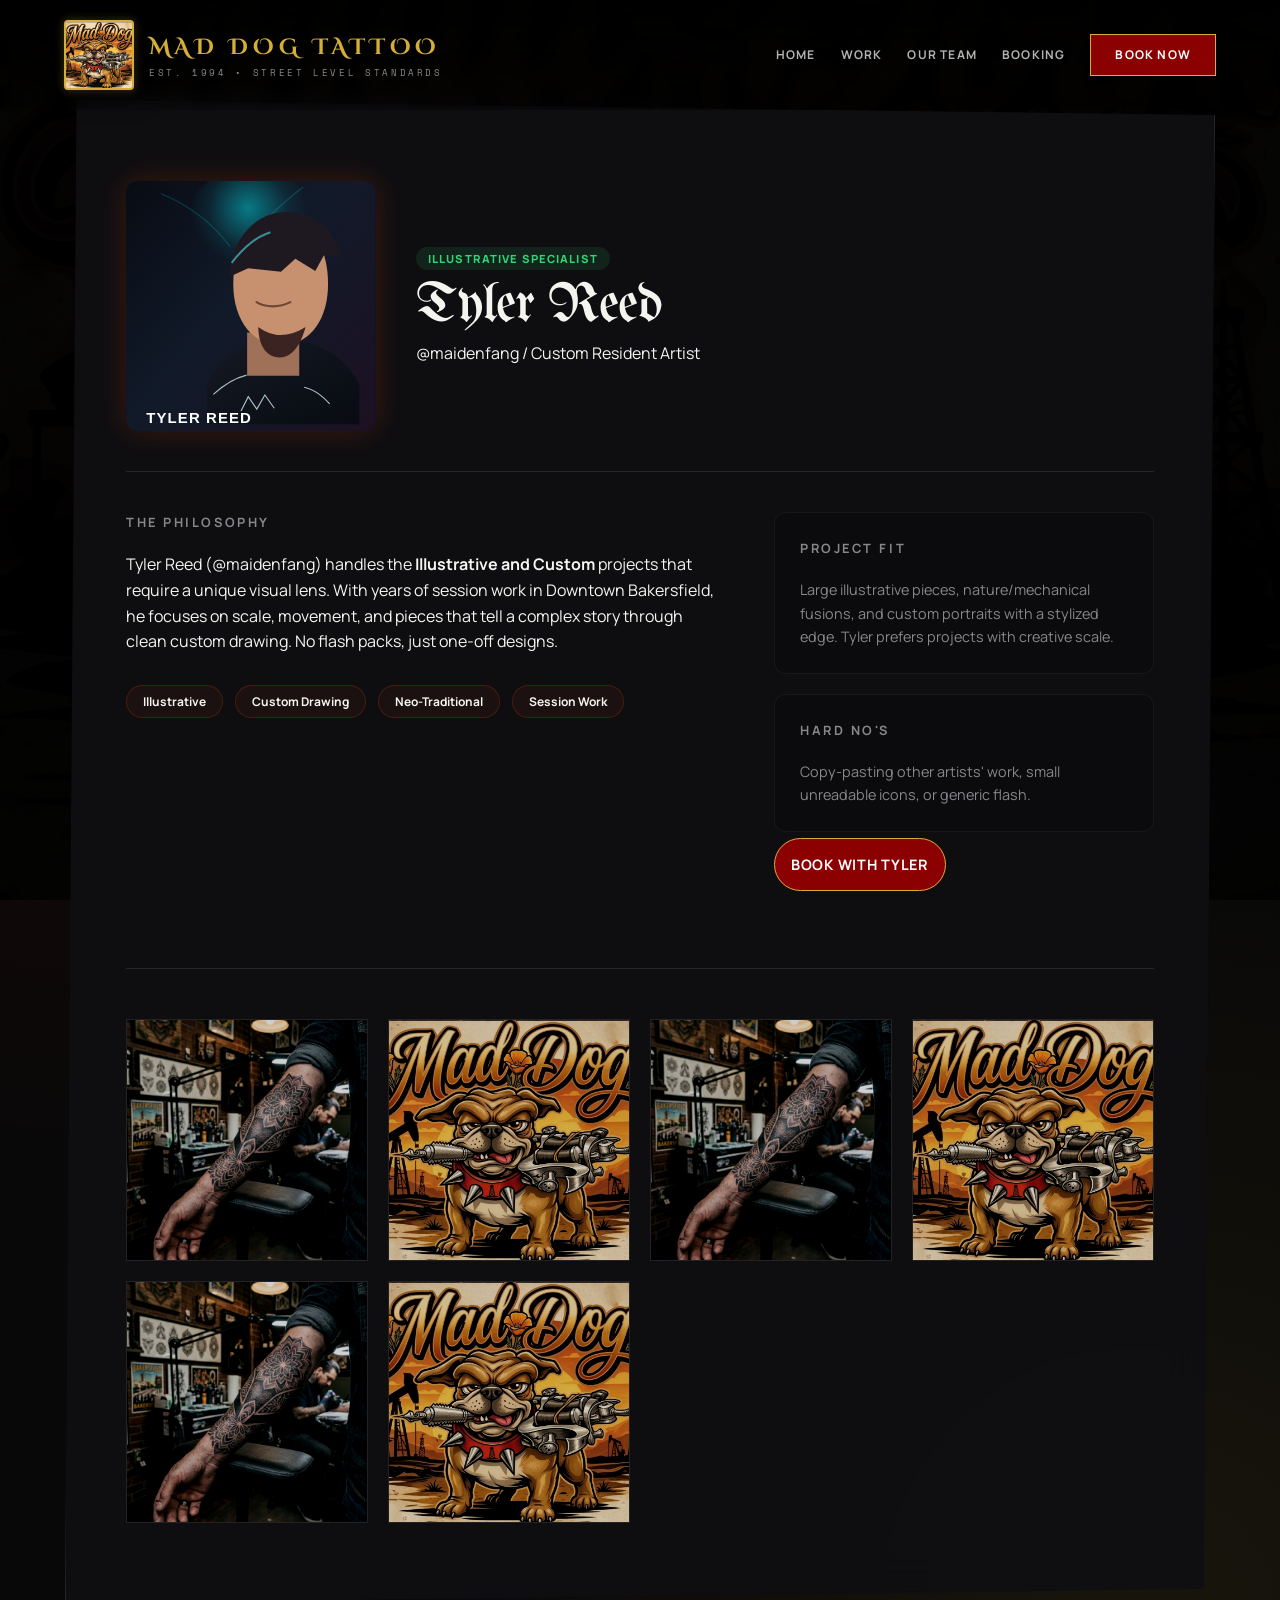
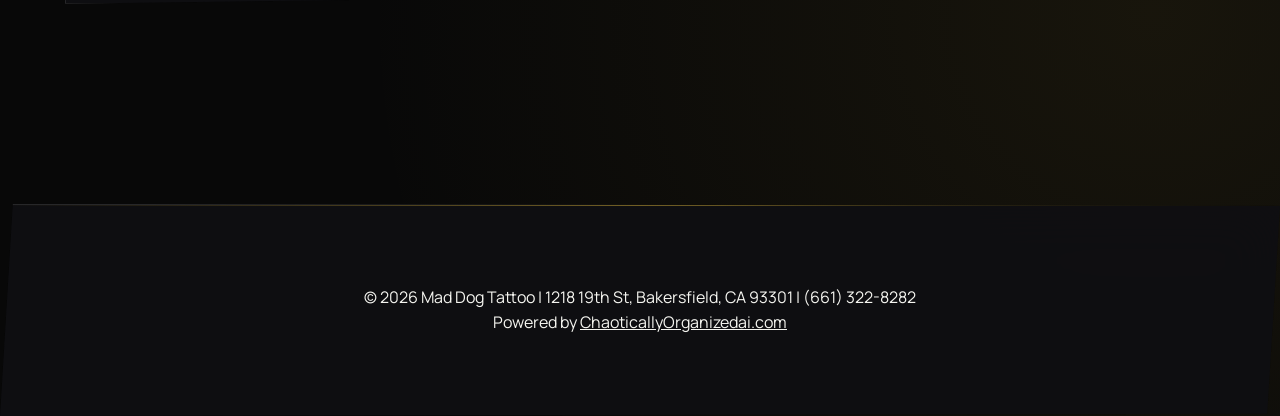
<file: artists/tyler-reed-illustrative-bakersfield.html>
<!DOCTYPE html>
<html lang="en">
<head>
    <meta charset="UTF-8">
    <meta name="viewport" content="width=device-width, initial-scale=1.0">
    <title>Tyler Reed - Illustrative Tattoos Bakersfield | Mad Dog Tattoo</title>
    <meta name="description" content="Tyler Reed (@maidenfang) specializing in illustrative and custom tattoo work at Mad Dog Tattoo in downtown Bakersfield.">
    <link rel="stylesheet" href="../styles.css">
</head>
<body class="dark-theme" data-booking-url="../index.html#booking">
    <nav class="main-nav">
        <div class="nav-brand">
            <div class="logo-circle"></div>
            <div class="brand-text">
                <h2>MAD DOG TATTOO</h2>
                <p>EST. 1994 • Street Level Standards</p>
            </div>
        </div>
        <button class="nav-toggle" type="button" aria-expanded="false" aria-controls="site-menu" aria-label="Toggle navigation">
            <span></span>
            <span></span>
            <span></span>
        </button>
        <div class="nav-links" id="site-menu">
            <a href="../index.html">HOME</a>
            <a href="../index.html#work">WORK</a>
            <a href="../index.html#team">OUR TEAM</a>
            <a href="../index.html#booking">BOOKING</a>
            <a href="../index.html#booking" class="btn-book">BOOK NOW</a>
        </div>
    </nav>

    <div class="background-overlay" style="background-image: url('../maddog_bulldog_v2.jpg');"></div>
    
    <main>
        <section class="parallax-section">
            <div class="frosted-glass panel">
                <div class="artist-profile">
                    <div class="profile-header">
                        <img src="../assets/artist-portraits/tyler-reed-placeholder.svg" alt="Tyler Reed placeholder portrait" class="artist-avatar-large">
                        <div class="header-details">
                            <span class="badge">ILLUSTRATIVE SPECIALIST</span>
                            <h1>Tyler Reed</h1>
                            <p class="role">@maidenfang / Custom Resident Artist</p>
                        </div>
                    </div>
                    
                    <div class="artist-grid">
                        <div class="bio-section">
                            <h3>THE PHILOSOPHY</h3>
                            <p>Tyler Reed (@maidenfang) handles the <strong>Illustrative and Custom</strong> projects that require a unique visual lens. With years of session work in Downtown Bakersfield, he focuses on scale, movement, and pieces that tell a complex story through clean custom drawing. No flash packs, just one-off designs.</p>

                            <div class="specialties">
                                <span class="tag">Illustrative</span>
                                <span class="tag">Custom Drawing</span>
                                <span class="tag">Neo-Traditional</span>
                                <span class="tag">Session Work</span>
                            </div>
                        </div>

                        <div class="details-section">
                            <div class="detail-card">
                                <h4 class="text-accent">PROJECT FIT</h4>
                                <p>Large illustrative pieces, nature/mechanical fusions, and custom portraits with a stylized edge. Tyler prefers projects with creative scale.</p>
                            </div>
                            <div class="detail-card">
                                <h4 class="text-muted">HARD NO'S</h4>
                                <p>Copy-pasting other artists' work, small unreadable icons, or generic flash.</p>
                            </div>
                            <a href="../index.html#booking" class="btn btn-primary btn-full ink-bleed">BOOK WITH TYLER</a>
                        </div>
                    </div>

                    <div class="artist-portfolio-grid">
                        <img src="../blackwork_tattoo_sample_1773729152613.png" alt="Tyler Reed work sample 1">
                        <img src="../maddog_bulldog_v2.jpg" alt="Tyler Reed work sample 2">
                        <img src="../blackwork_tattoo_sample_1773729152613.png" alt="Tyler Reed work sample 3">
                        <img src="../maddog_bulldog_v2.jpg" alt="Tyler Reed work sample 4">
                        <img src="../blackwork_tattoo_sample_1773729152613.png" alt="Tyler Reed work sample 5">
                        <img src="../maddog_bulldog_v2.jpg" alt="Tyler Reed work sample 6">
                    </div>
                </div>
            </div>
        </section>
    </main>

    <footer class="frosted-glass">
        <div class="footer-content">
            <p>&copy; 2026 Mad Dog Tattoo | 1218 19th St, Bakersfield, CA 93301 | (661) 322-8282</p>
            <p class="credits">Powered by <a href="https://ChaoticallyOrganizedai.com" target="_blank" rel="noreferrer">ChaoticallyOrganizedai.com</a></p>
        </div>
    </footer>

    <!-- QUICK CONSULT BOT UI -->
    <div id="quick-consult-modal" class="modal">
        <div class="modal-content frosted-glass">
            <span class="close-modal">&times;</span>
            <div id="bot-chat-container">
                <div class="bot-header">
                    <h3>Mad Dog Intake Bot</h3>
                    <p>Tell us your idea in 1-2 minutes.</p>
                </div>
                <div id="bot-messages"></div>
                <div id="bot-input-area"></div>
            </div>
        </div>
    </div>

    <script src="../script.js"></script>
</body>
</html>
</file>
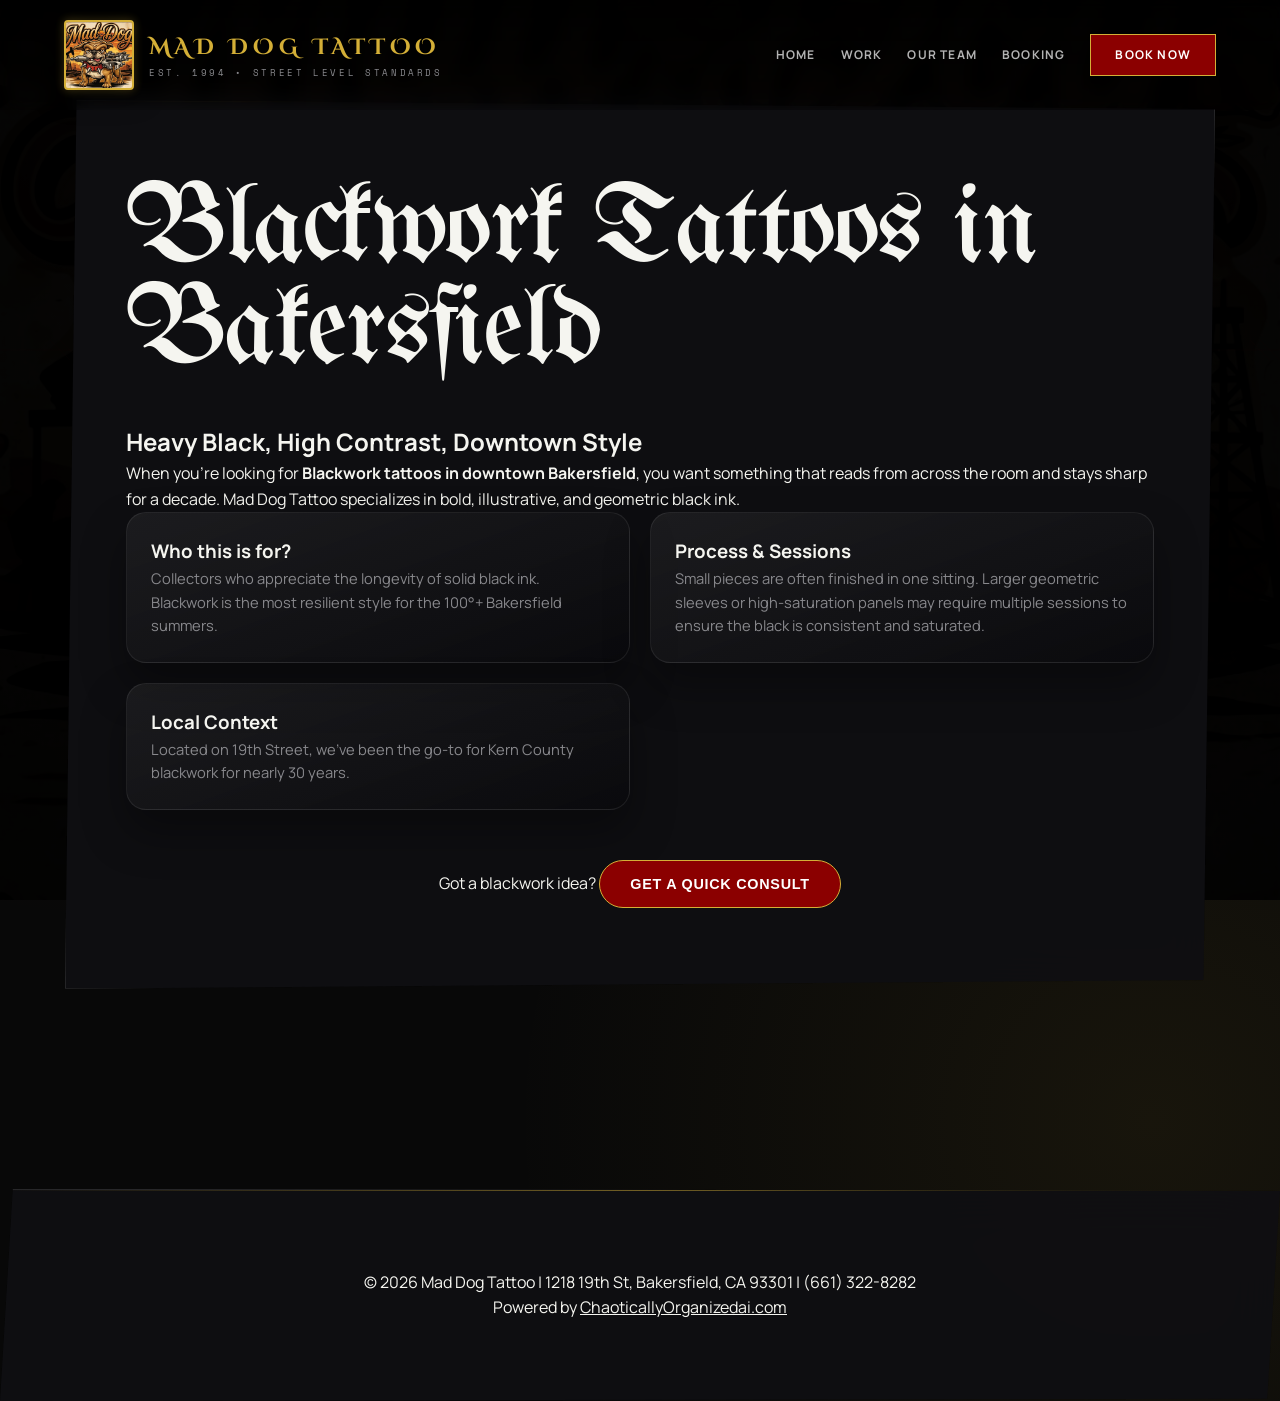
<file: tattoos/blackwork-bakersfield.html>
<!DOCTYPE html>
<html lang="en">
<head>
    <meta charset="UTF-8">
    <meta name="viewport" content="width=device-width, initial-scale=1.0">
    <title>Blackwork Tattoos in Downtown Bakersfield | Mad Dog Tattoo</title>
    <meta name="description" content="Expert blackwork tattooing in Bakersfield, CA. High contrast, bold geometric and illustrative black ink pieces that survive the Central Valley sun.">
    <link rel="stylesheet" href="../styles.css">
</head>
<body class="dark-theme" data-booking-url="../index.html#booking">
    <nav class="main-nav">
        <div class="nav-brand">
            <div class="logo-circle"></div>
            <div class="brand-text">
                <h2>MAD DOG TATTOO</h2>
                <p>EST. 1994 • Street Level Standards</p>
            </div>
        </div>
        <button class="nav-toggle" type="button" aria-expanded="false" aria-controls="site-menu" aria-label="Toggle navigation">
            <span></span>
            <span></span>
            <span></span>
        </button>
        <div class="nav-links" id="site-menu">
            <a href="../index.html">HOME</a>
            <a href="../index.html#work">WORK</a>
            <a href="../index.html#team">OUR TEAM</a>
            <a href="../index.html#booking">BOOKING</a>
            <a href="../index.html#booking" class="btn-book">BOOK NOW</a>
        </div>
    </nav>

    <div class="background-overlay" style="background-image: url('../maddog_bulldog_v2.jpg');"></div>
    
    <main>
        <section class="parallax-section">
            <div class="frosted-glass panel">
                <h1>Blackwork Tattoos in Bakersfield</h1>
                <div class="aeo-content">
                    <h2>Heavy Black, High Contrast, Downtown Style</h2>
                    <p>When you're looking for <strong>Blackwork tattoos in downtown Bakersfield</strong>, you want something that reads from across the room and stays sharp for a decade. Mad Dog Tattoo specializes in bold, illustrative, and geometric black ink.</p>
                    
                    <div class="aeo-grid">
                        <div class="aeo-card">
                            <h3>Who this is for?</h3>
                            <p>Collectors who appreciate the longevity of solid black ink. Blackwork is the most resilient style for the 100°+ Bakersfield summers.</p>
                        </div>

                        <div class="aeo-card">
                            <h3>Process & Sessions</h3>
                            <p>Small pieces are often finished in one sitting. Larger geometric sleeves or high-saturation panels may require multiple sessions to ensure the black is consistent and saturated.</p>
                        </div>

                        <div class="aeo-card">
                            <h3>Local Context</h3>
                            <p>Located on 19th Street, we've been the go-to for Kern County blackwork for nearly 30 years.</p>
                        </div>
                    </div>

                    <div class="cta-strip" style="margin-top: 50px; text-align: center;">
                        <p>Got a blackwork idea? <button class="btn btn-primary quick-consult-trigger" data-artist="No Preference" data-service="tattoo">Get a Quick Consult</button></p>
                    </div>
                </div>
            </div>
        </section>
    </main>

    <footer class="frosted-glass">
        <div class="footer-content">
            <p>&copy; 2026 Mad Dog Tattoo | 1218 19th St, Bakersfield, CA 93301 | (661) 322-8282</p>
            <p class="credits">Powered by <a href="https://ChaoticallyOrganizedai.com" target="_blank" rel="noreferrer">ChaoticallyOrganizedai.com</a></p>
        </div>
    </footer>

    <!-- QUICK CONSULT BOT UI -->
    <div id="quick-consult-modal" class="modal">
        <div class="modal-content frosted-glass">
            <span class="close-modal">&times;</span>
            <div id="bot-chat-container">
                <div class="bot-header">
                    <h3>Mad Dog Intake Bot</h3>
                    <p>Tell us your idea in 1-2 minutes.</p>
                </div>
                <div id="bot-messages"></div>
                <div id="bot-input-area"></div>
            </div>
        </div>
    </div>

    <script src="../script.js"></script>
</body>
</html>
</file>
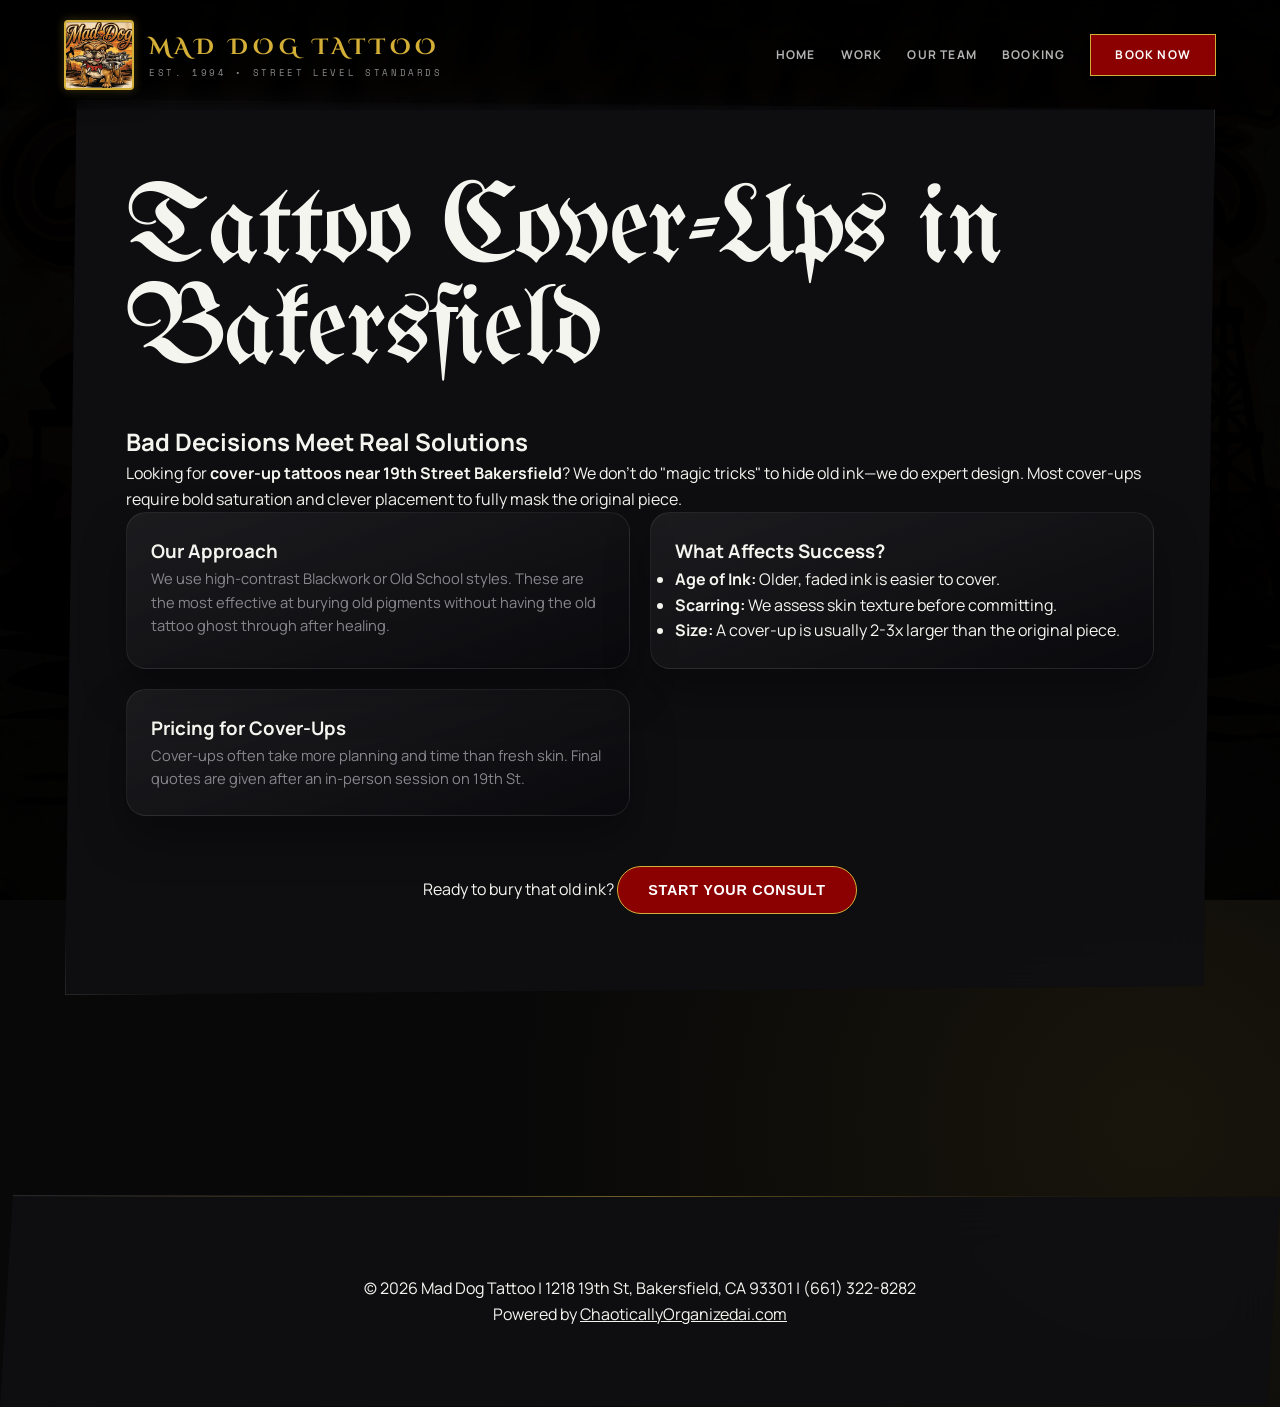
<file: tattoos/cover-ups-bakersfield.html>
<!DOCTYPE html>
<html lang="en">
<head>
    <meta charset="UTF-8">
    <meta name="viewport" content="width=device-width, initial-scale=1.0">
    <title>Tattoo Cover-Ups near 19th Street Bakersfield | Mad Dog Tattoo</title>
    <meta name="description" content="Expert tattoo cover-ups in Kern County. We specialize in turning old, blown-out, or unwanted ink into professional masterpieces using bold blackwork or traditional styles.">
    <link rel="stylesheet" href="../styles.css">
</head>
<body class="dark-theme" data-booking-url="../index.html#booking">
    <nav class="main-nav">
        <div class="nav-brand">
            <div class="logo-circle"></div>
            <div class="brand-text">
                <h2>MAD DOG TATTOO</h2>
                <p>EST. 1994 • Street Level Standards</p>
            </div>
        </div>
        <button class="nav-toggle" type="button" aria-expanded="false" aria-controls="site-menu" aria-label="Toggle navigation">
            <span></span>
            <span></span>
            <span></span>
        </button>
        <div class="nav-links" id="site-menu">
            <a href="../index.html">HOME</a>
            <a href="../index.html#work">WORK</a>
            <a href="../index.html#team">OUR TEAM</a>
            <a href="../index.html#booking">BOOKING</a>
            <a href="../index.html#booking" class="btn-book">BOOK NOW</a>
        </div>
    </nav>

    <div class="background-overlay" style="background-image: url('../maddog_bulldog_v2.jpg');"></div>
    
    <main>
        <section class="parallax-section">
            <div class="frosted-glass panel">
                <h1>Tattoo Cover-Ups in Bakersfield</h1>
                <div class="aeo-content">
                    <h2>Bad Decisions Meet Real Solutions</h2>
                    <p>Looking for <strong>cover-up tattoos near 19th Street Bakersfield</strong>? We don't do "magic tricks" to hide old ink—we do expert design. Most cover-ups require bold saturation and clever placement to fully mask the original piece.</p>
                    
                    <div class="aeo-grid">
                        <div class="aeo-card">
                            <h3>Our Approach</h3>
                            <p>We use high-contrast Blackwork or Old School styles. These are the most effective at burying old pigments without having the old tattoo ghost through after healing.</p>
                        </div>

                        <div class="aeo-card">
                            <h3>What Affects Success?</h3>
                            <ul>
                                <li><strong>Age of Ink:</strong> Older, faded ink is easier to cover.</li>
                                <li><strong>Scarring:</strong> We assess skin texture before committing.</li>
                                <li><strong>Size:</strong> A cover-up is usually 2-3x larger than the original piece.</li>
                            </ul>
                        </div>

                        <div class="aeo-card">
                            <h3>Pricing for Cover-Ups</h3>
                            <p>Cover-ups often take more planning and time than fresh skin. Final quotes are given after an in-person session on 19th St.</p>
                        </div>
                    </div>

                    <div class="cta-strip" style="margin-top: 50px; text-align: center;">
                        <p>Ready to bury that old ink? <button class="btn btn-primary quick-consult-trigger" data-artist="No Preference" data-service="cover-up">Start Your Consult</button></p>
                    </div>
                </div>
            </div>
        </section>
    </main>

    <footer class="frosted-glass">
        <div class="footer-content">
            <p>&copy; 2026 Mad Dog Tattoo | 1218 19th St, Bakersfield, CA 93301 | (661) 322-8282</p>
            <p class="credits">Powered by <a href="https://ChaoticallyOrganizedai.com" target="_blank" rel="noreferrer">ChaoticallyOrganizedai.com</a></p>
        </div>
    </footer>

    <!-- QUICK CONSULT BOT UI -->
    <div id="quick-consult-modal" class="modal">
        <div class="modal-content frosted-glass">
            <span class="close-modal">&times;</span>
            <div id="bot-chat-container">
                <div class="bot-header">
                    <h3>Mad Dog Intake Bot</h3>
                    <p>Tell us your idea in 1-2 minutes.</p>
                </div>
                <div id="bot-messages"></div>
                <div id="bot-input-area"></div>
            </div>
        </div>
    </div>

    <script src="../script.js"></script>
</body>
</html>
</file>
<file: styles.css>
@import url('https://fonts.googleapis.com/css2?family=UnifrakturMaguntia&family=Cinzel+Decorative:wght@400;700;900&family=Space+Mono:wght@400;700&family=Manrope:wght@400;500;700;800&display=swap');

:root {
    --bg-dark: #080808; /* Inky Black */
    --bg-panel: rgba(15, 15, 18, 0.95);
    --text-main: #f5f5f0; /* Bone White */
    --text-muted: #88888c;
    --accent-red: #8b0000; /* Heritage Blood */
    --accent-gold: #d4af37; /* Brass Gold */
    --accent-gold-glow: rgba(212, 175, 55, 0.4);
    --panel-border: rgba(255, 255, 255, 0.1);
    --glass-blur: 25px;
    
    /* THE RAW COLORS (Against the Heritage) */
    --ink-acid: #ccff00; /* Toxic Yellow */
    --ink-magenta: #ff007f; 
    --ink-cyan: #00fefc;
    
    /* Typography - The Killers */
    --font-tattoo: 'UnifrakturMaguntia', serif; /* Blackletter Signature */
    --font-heading: 'Cinzel Decorative', serif; /* Chiseled Aggression */
    --font-mono: 'Space Mono', monospace; /* The Blueprint */
    --font-body: 'Manrope', sans-serif;
}

* {
    margin: 0;
    padding: 0;
    box-sizing: border-box;
}

html {
    scroll-padding-top: 120px;
}

body {
    font-family: var(--font-body);
    background-color: var(--bg-dark);
    background-image: 
        radial-gradient(circle at 10% 20%, rgba(139, 0, 0, 0.15) 0%, transparent 40%),
        radial-gradient(circle at 90% 80%, rgba(212, 175, 55, 0.08) 0%, transparent 40%);
    color: var(--text-main);
    line-height: 1.6;
    overflow-x: hidden;
    scroll-behavior: smooth;
}

/* SPLASH SCREEN */
#splash-screen {
    position: fixed;
    top: 0;
    left: 0;
    width: 100%;
    height: 100%;
    background: #000;
    display: flex;
    justify-content: center;
    align-items: center;
    z-index: 9999;
    flex-direction: column;
}

.splash-logo {
    width: 450px;
    max-width: 90%;
    filter: drop-shadow(0 0 50px rgba(0,0,0,0.8));
    animation: splashFade 3s infinite alternate ease-in-out;
    opacity: 0;
}

@keyframes splashFade {
    0% { transform: scale(0.98); opacity: 0.6; filter: brightness(0.6) drop-shadow(0 0 20px var(--accent-red)); }
    100% { transform: scale(1); opacity: 1; filter: brightness(1.2) drop-shadow(0 0 60px var(--accent-gold)); }
}

#splash-screen.fade-out {
    opacity: 0;
    visibility: hidden;
    transition: opacity 1s ease-out, visibility 1s;
}

.background-overlay {
    position: fixed;
    top: 0;
    left: 0;
    width: 100%;
    height: 100%;
    background-image: url('maddog_bulldog_v2.jpg');
    background-size: cover;
    background-position: center bottom;
    background-attachment: fixed;
    z-index: -1;
    filter: contrast(1.1) brightness(0.2) saturate(0.6) grayscale(0.2);
}

.background-overlay::after {
    content: '';
    position: absolute;
    top: 0; left: 0; right: 0; bottom: 0;
    background: 
        radial-gradient(circle at center, transparent 0%, rgba(0,0,0,0.85) 100%),
        linear-gradient(to bottom, rgba(8,8,8,0.7), rgba(0,0,0,0.95)); /* Heavy shroud for readability */
    opacity: 0.9;
}

.parallax-section {
    position: relative;
    padding: 100px 5%;
    display: flex;
    justify-content: center;
    align-items: center;
    min-height: 50vh;
}

/* MODERN GRID & RHYTHM */
.frosted-glass, .nav-container, .footer-content {
    max-width: 1280px;
    margin-left: auto !important;
    margin-right: auto !important;
}

.frosted-glass {
    background: var(--bg-panel);
    backdrop-filter: blur(var(--glass-blur));
    -webkit-backdrop-filter: blur(var(--glass-blur));
    border: 1px solid var(--panel-border);
    border-radius: 0; 
    padding: 80px 60px;
    box-shadow: 20px 20px 0px rgba(139, 0, 0, 0.2); /* Punk offset shadow */
    transition: all 0.5s cubic-bezier(0.23, 1, 0.32, 1);
    max-width: 1150px;
    width: 100%;
    position: relative;
    clip-path: polygon(1% 0%, 100% 1%, 99% 99%, 0% 100%); /* Rugged edges */
}

.frosted-glass::before {
    content: '';
    position: absolute;
    top: 0; left: 0; right: 0; height: 1px;
    background: linear-gradient(to right, transparent, var(--accent-gold), transparent);
    opacity: 0.5;
}

.frosted-glass:hover {
    box-shadow: 10px 10px 40px rgba(139, 0, 0, 0.4);
    clip-path: polygon(0% 0%, 99% 2%, 100% 100%, 1% 98%);
}

/* THE BARBED WIRE LAYER */
.background-overlay::before {
    content: '';
    position: absolute;
    top: 0; left: 0; width: 100%; height: 100%;
    background-image: url("data:image/svg+xml,%3Csvg width='400' height='400' viewBox='0 0 400 400' xmlns='http://www.w3.org/2000/svg'%3E%3Cpath d='M0 200 L400 200 M50 190 L70 210 M60 190 L80 210 M150 190 L170 210 M160 190 L180 210 M250 190 L270 210 M260 190 L280 210 M350 190 L370 210 M360 190 L380 210' stroke='%238b0000' stroke-width='1' fill='none' opacity='0.2'/%3E%3C/svg%3E");
    background-repeat: repeat-x;
    background-position: 0 30%;
    animation: barbDrift 60s linear infinite;
    z-index: 1;
    pointer-events: none;
}

@keyframes barbDrift {
    from { background-position: 0 30%; }
    to { background-position: 2000px 30%; }
}

/* SCAM WEAPONIZATION */
.scam-warning-box {
    background: rgba(139, 0, 0, 0.15);
    border: 2px solid var(--accent-red);
    padding: 40px;
    margin: 40px 0;
    position: relative;
    clip-path: polygon(1% 2%, 99% 0%, 100% 98%, 0% 100%);
}

.scam-warning-box h3 {
    font-family: var(--font-heading);
    color: var(--accent-red);
    font-size: 1.5rem;
    margin-bottom: 20px;
    text-transform: uppercase;
}

.scam-warning-box p {
    font-size: 0.95rem;
    line-height: 1.5;
}

.scam-link {
    display: inline-block;
    margin-top: 15px;
    color: var(--accent-gold);
    text-decoration: underline;
    font-family: var(--font-mono);
    font-size: 0.8rem;
}

/* SOCIAL PROOF STRIP */
.trust-strip {
    background: var(--accent-gold);
    color: #000;
    padding: 20px 0;
    overflow: hidden;
    white-space: nowrap;
    margin: 60px -5%;
}

.trust-strip-inner {
    display: flex;
    gap: 60px;
    animation: marquee 30s linear infinite;
}

.trust-quote {
    font-family: var(--font-heading);
    font-weight: 700;
    font-size: 0.9rem;
    text-transform: uppercase;
    display: flex;
    align-items: center;
    gap: 15px;
}

.trust-quote::before {
    content: '★';
    color: #000;
}

@keyframes marquee {
    0% { transform: translateX(0); }
    100% { transform: translateX(-100%); }
}

/* ARTIST CATEGORIES */
.artist-category-header {
    font-family: var(--font-tattoo);
    font-size: 2.5rem;
    color: var(--accent-gold);
    margin: 60px 0 30px;
    border-bottom: 1px solid var(--panel-border);
    padding-bottom: 10px;
}

/* HERO SECTION */
#hero {
    min-height: 100vh;
    padding: 80px 5%;
}

.hero-container {
    text-align: center;
    padding: 100px 40px;
    display: flex;
    flex-direction: column;
    align-items: center;
    justify-content: center;
    gap: 30px;
}

.hero-main {
    max-width: 900px;
    display: flex;
    flex-direction: column;
    align-items: center;
}

.hero-status-row {
    display: flex;
    gap: 30px;
    margin-bottom: 40px;
    flex-wrap: wrap;
    justify-content: center;
}

.status-box {
    background: rgba(139, 0, 0, 0.05);
    border: 1px solid rgba(212, 175, 55, 0.1);
    padding: 14px 28px;
    border-radius: 0;
    font-family: var(--font-mono);
    font-size: 0.75rem;
    font-weight: 400;
    letter-spacing: 0.05em;
    color: var(--text-muted);
    display: flex;
    align-items: center;
    gap: 12px;
    text-transform: uppercase;
}

.status-box span {
    color: var(--accent-gold);
    font-weight: 700;
}

@media (max-width: 1024px) {
    .hero-container { padding: 80px 20px; }
    .hero-status-row { gap: 15px; }
}

.hero-badge {
    display: inline-flex;
    align-items: center;
    gap: 8px;
    background: rgba(46, 213, 115, 0.1);
    color: #2ed573;
    padding: 6px 16px;
    border-radius: 100px;
    font-size: 0.75rem;
    font-weight: 700;
    text-transform: uppercase;
    letter-spacing: 0.1em;
    margin-bottom: 20px;
    border: 1px solid rgba(46, 213, 115, 0.2);
}

.hero-badge::before {
    content: '';
    width: 8px;
    height: 8px;
    background: #2ed573;
    border-radius: 50%;
    box-shadow: 0 0 10px #2ed573;
}

/* NAVIGATION */
nav.main-nav {
    position: fixed;
    top: 0;
    left: 0;
    width: 100%;
    padding: 20px 5%;
    display: flex;
    justify-content: space-between;
    align-items: center;
    z-index: 1000;
    background: linear-gradient(to bottom, rgba(0,0,0,0.8), transparent);
    backdrop-filter: blur(10px);
}

.nav-brand {
    display: flex;
    align-items: center;
    gap: 15px;
}

.logo-circle {
    width: 70px;
    height: 70px;
    border-radius: 4px; /* Slight roundness for the shield feel */
    background: url('maddog_bulldog_v2.jpg') center;
    background-size: cover;
    background-repeat: no-repeat;
    border: 2px solid var(--accent-gold);
    box-shadow: 0 0 30px rgba(0, 0, 0, 0.8), 0 0 10px var(--accent-gold-glow);
}

.brand-text h2 {
    font-family: var(--font-heading);
    font-size: 1.4rem;
    margin: 0;
    letter-spacing: 0.2em;
    color: var(--accent-gold);
}

.brand-text p {
    font-family: var(--font-mono);
    font-size: 0.55rem;
    text-transform: uppercase;
    letter-spacing: 0.3em;
    color: var(--text-muted);
}

.nav-links {
    display: flex;
    gap: 25px;
    align-items: center;
}

.nav-links a {
    text-decoration: none;
    color: #fff;
    font-size: 0.75rem;
    font-weight: 700;
    text-transform: uppercase;
    letter-spacing: 0.1em;
    opacity: 0.7;
    transition: opacity 0.3s;
}

.nav-links a:hover {
    opacity: 1;
    color: var(--accent);
}

.nav-links .btn-book {
    background: var(--accent-red);
    padding: 10px 24px;
    border-radius: 0;
    opacity: 1;
    border: 1px solid var(--accent-gold);
}

/* HERO REFINEMENTS */
.hero-stats {
    display: flex;
    gap: 20px;
    margin-bottom: 35px;
    flex-wrap: wrap;
}

.stat-item {
    font-size: 0.85rem;
    font-weight: 600;
    background: rgba(255,255,255,0.05);
    padding: 10px 20px;
    border-radius: 8px;
    border: 1px solid rgba(255,255,255,0.1);
}

.cta-row {
    display: flex;
    gap: 15px;
    margin-bottom: 40px;
}

.scam-notice {
    font-size: 0.8rem;
    color: var(--accent);
    max-width: 500px;
    line-height: 1.4;
    font-style: italic;
    opacity: 0.8;
}

/* SIDE CARD */
.style-card {
    background: linear-gradient(145deg, rgba(40, 20, 10, 0.95), rgba(10, 5, 2, 0.95));
    border: 1px solid var(--accent);
    padding: 40px;
    border-radius: 20px;
    box-shadow: 0 20px 50px rgba(0,0,0,0.8), 0 0 30px rgba(255, 77, 0, 0.1);
}

.card-label {
    font-size: 0.7rem;
    font-weight: 800;
    letter-spacing: 0.2em;
    color: var(--accent);
    margin-bottom: 15px;
    display: block;
}

.style-card h3 {
    font-size: 1.4rem;
    margin-bottom: 25px;
    line-height: 1.3;
}

.tag-cloud {
    display: flex;
    flex-wrap: wrap;
    gap: 10px;
    margin-bottom: 30px;
}

.tag-cloud span {
    font-size: 0.65rem;
    font-weight: 800;
    padding: 6px 14px;
    background: rgba(255,255,255,0.03);
    border: 1px solid rgba(255,255,255,0.2);
    border-radius: 100px;
    letter-spacing: 0.05em;
}

.card-footer {
    font-size: 0.85rem;
    color: var(--text-muted);
    line-height: 1.5;
}

h1 {
    font-family: var(--font-tattoo);
    font-size: clamp(3rem, 10vw, 7rem); /* MASSIVE Tattoo lettering */
    line-height: 0.9;
    font-weight: 400;
    margin-bottom: 40px;
    text-transform: none; /* Blackletter looks better in normal case or specific caps */
    color: var(--text-main);
    letter-spacing: -0.02em;
}

.hero-glow-text {
    font-family: var(--font-tattoo);
    background: linear-gradient(45deg, var(--ink-acid), var(--ink-cyan), var(--ink-magenta));
    background-size: 300% 300%;
    background-clip: text;
    -webkit-background-clip: text;
    -webkit-text-fill-color: transparent;
    animation: bleedShift 6s ease infinite;
    filter: drop-shadow(0 0 10px rgba(204, 255, 0, 0.2));
    display: block;
    width: 100%;
    letter-spacing: -0.01em;
}

@keyframes bleedShift {
    0% { background-position: 0% 50%; }
    50% { background-position: 100% 50%; }
    100% { background-position: 0% 50%; }
}

@keyframes shine {
    to {
        background-position: 200% center;
    }
}

.tagline {
    font-size: clamp(1rem, 2vw, 1.25rem);
    color: #fff;
    font-weight: 700;
    text-transform: uppercase;
    letter-spacing: 0.2em;
    margin-bottom: 25px;
    display: block;
}

.sub-line {
    font-size: 1.15rem;
    max-width: 600px;
    margin: 0 0 35px;
    color: var(--text-muted);
}

.credibility {
    margin-bottom: 40px;
    font-size: 1rem;
}

.stars { color: #ffd700; margin-right: 10px; }

.cta-group {
    display: flex;
    gap: 20px;
    justify-content: center;
    flex-wrap: wrap;
    margin-bottom: 30px;
}

.btn {
    padding: 15px 30px;
    font-weight: 700;
    text-transform: uppercase;
    letter-spacing: 0.05em;
    border: none;
    cursor: pointer;
    border-radius: 4px;
    transition: all 0.3s ease;
    text-decoration: none;
    font-size: 0.9rem;
}

.btn-primary {
    background: var(--accent-red);
    color: #fff;
    border: 1px solid var(--accent-gold);
    border-radius: 0;
}

.btn-primary:hover {
    background: #a50000;
    box-shadow: 0 0 30px rgba(139, 0, 0, 0.5);
    transform: translateY(-2px);
}

/* INK BLEED EFFECT */
.ink-bleed {
    position: relative;
    overflow: hidden;
}

.ink-bleed:hover {
    transform: scale(1.05);
}

.btn-secondary {
    background: transparent;
    border: 2px solid #fff;
    color: #fff;
}

.btn-secondary:hover {
    background: #fff;
    color: var(--bg-dark);
}

/* PULSE ANIMATION */
@keyframes phonePulse {
    0% { box-shadow: 0 0 0 0 rgba(255, 255, 255, 0.4); }
    70% { box-shadow: 0 0 0 15px rgba(255, 255, 255, 0); }
    100% { box-shadow: 0 0 0 0 rgba(255, 255, 255, 0); }
}

.pulse-call {
    animation: phonePulse 2s infinite;
}

.btn-tertiary {
    background: rgba(255,255,255,0.1);
    color: #fff;
    border: 1px solid rgba(255,255,255,0.2);
}

.btn-tertiary:hover {
    background: rgba(255,255,255,0.2);
}

.scam-warning-micro {
    font-size: 0.8rem;
    color: var(--accent);
    opacity: 0.8;
}

/* MODERN PANELS */
.panel-header {
    margin-bottom: 50px;
    border-bottom: 1px solid var(--panel-border);
    padding-bottom: 20px;
}

.panel-header h2 {
    font-family: var(--font-heading);
    text-align: left;
    margin: 0;
    font-size: 2rem;
    letter-spacing: 0.1em;
    color: var(--accent-gold);
    border-left: 4px solid var(--accent-red);
    padding-left: 20px;
    text-shadow: 3px 3px 0px rgba(139, 0, 0, 0.3);
}

.panel-header p {
    font-size: 0.75rem;
    color: var(--text-muted);
    text-transform: uppercase;
    letter-spacing: 0.1em;
}

/* INSTAGRAM GRID */
.instagram-grid {
    display: grid;
    grid-template-columns: repeat(3, 1fr);
    gap: 15px;
    margin-top: 30px;
}

.insta-item {
    aspect-ratio: 1/1;
    background: #111;
    border-radius: 8px;
    overflow: hidden;
    border: 1px solid rgba(255,255,255,0.05);
    transition: all 0.3s ease;
}

.insta-item img {
    width: 100%;
    height: 100%;
    object-fit: cover;
    filter: brightness(0.9) contrast(1.1);
    transition: transform 0.5s ease, filter 0.3s ease;
}

.insta-item:hover {
    border-color: var(--neon-cyan);
    box-shadow: var(--shadow-cyan);
    transform: translateY(-5px);
}

.insta-item:hover img {
    transform: scale(1.1);
    filter: brightness(1.1) contrast(1.2);
}

.insta-cta {
    margin-top: 40px;
    text-align: center;
}

.neon-btn {
    border: 2px solid var(--neon-cyan);
    color: var(--neon-cyan);
    box-shadow: var(--shadow-cyan);
    transition: all 0.3s ease;
}

.neon-btn:hover {
    background: var(--neon-cyan);
    color: #000;
    box-shadow: 0 0 30px var(--neon-cyan);
}

@media (max-width: 600px) {
    .instagram-grid {
        grid-template-columns: repeat(2, 1fr);
    }
}

/* ABOUT NEW */
.about-grid-new {
    display: grid;
    grid-template-columns: 1fr 1fr;
    gap: 60px;
}

.about-text p {
    margin-bottom: 20px;
    font-size: 1rem;
    color: var(--text-main);
}

.about-text-secondary p {
    font-size: 0.95rem;
    color: var(--text-muted);
    border-left: 2px solid var(--accent);
    padding-left: 25px;
}

/* SERVICES MODERN */
.services-modern-grid {
    display: grid;
    grid-template-columns: 1fr 1fr;
    gap: 40px;
}

.service-item {
    margin-bottom: 30px;
}

.service-item h4 {
    color: var(--accent);
    text-transform: uppercase;
    font-size: 0.9rem;
    letter-spacing: 0.1em;
    margin-bottom: 8px;
}

.service-item p {
    font-size: 0.9rem;
    color: var(--text-muted);
}

/* TEAM MODERN */
/* TEAM ARTIST GRID */
.team-artist-grid {
    display: grid;
    grid-template-columns: repeat(auto-fill, minmax(280px, 1fr));
    gap: 30px;
}

.artist-shot-card {
    position: relative;
    aspect-ratio: 1/1;
    border-radius: 12px;
    overflow: hidden;
    border: 1px solid var(--panel-border);
    transition: all 0.4s cubic-bezier(0.175, 0.885, 0.32, 1.275);
    display: block;
    text-decoration: none;
}

.artist-shot-card img {
    width: 100%;
    height: 100%;
    object-fit: cover;
    filter: grayscale(0.5) contrast(1.1);
    transition: transform 0.6s ease, filter 0.4s ease;
}

.artist-shot-card:hover {
    transform: scale(1.03);
    border-color: var(--accent);
    box-shadow: var(--accent-glow);
}

.artist-shot-card:hover img {
    transform: scale(1.1);
    filter: grayscale(0) contrast(1.2);
}

.artist-shot-overlay {
    position: absolute;
    bottom: 0;
    left: 0;
    width: 100%;
    padding: 25px;
    background: linear-gradient(transparent, rgba(0,0,0,0.9));
    transform: translateY(10px);
    transition: transform 0.4s ease;
}

.artist-shot-card:hover .artist-shot-overlay {
    transform: translateY(0);
}

.artist-shot-overlay h4 {
    color: #fff;
    font-size: 1.2rem;
    font-weight: 900;
    letter-spacing: 0.05em;
    margin-bottom: 4px;
}

.artist-shot-overlay span {
    color: var(--accent);
    font-size: 0.75rem;
    font-weight: 700;
    text-transform: uppercase;
    letter-spacing: 0.1em;
}

.team-member h4 {
    margin-bottom: 10px;
}

.team-placeholder {
    grid-column: span 2;
    padding: 30px;
    background: rgba(255,255,255,0.02);
    border: 1px dashed var(--panel-border);
    border-radius: 12px;
    text-align: center;
    color: var(--text-muted);
    font-size: 0.85rem;
}

/* BOOKING MODERN */
.booking-modern-layout {
    display: grid;
    grid-template-columns: 1fr 450px;
    gap: 60px;
}

.info-block-sec {
    margin-bottom: 50px;
}

.info-block-sec h3 {
    font-size: 1rem;
    letter-spacing: 0.3em;
    margin-bottom: 10px;
}

.guide-line {
    font-size: 0.75rem;
    color: var(--text-muted);
    margin-bottom: 25px;
}

.price-list p {
    margin-bottom: 15px;
    font-size: 0.9rem;
}

.contact-box p {
    margin-bottom: 10px;
    font-size: 0.95rem;
}

.scam-warn {
    color: var(--accent);
    margin-top: 20px;
}

/* FORM */
.booking-form-pane {
    background: rgba(0,0,0,0.6);
    padding: 50px;
    border-radius: 0;
    border: 1px solid var(--accent-red);
    clip-path: polygon(0.5% 1%, 100% 0%, 99.5% 100%, 0% 99%);
}

.input-group {
    margin-bottom: 25px;
}

.input-group label {
    display: block;
    font-size: 0.75rem;
    font-weight: 800;
    margin-bottom: 8px;
    text-transform: uppercase;
    letter-spacing: 0.1em;
}

.input-group input, .input-group textarea {
    width: 100%;
    padding: 12px 18px;
    background: #000;
    border: 1px solid rgba(255,255,255,0.1);
    color: #fff;
    border-radius: 8px;
    font-family: inherit;
}

.input-group input:focus, .input-group textarea:focus {
    outline: none;
    border-color: var(--accent);
    box-shadow: 0 0 10px rgba(255, 77, 0, 0.2);
}

.btn-full {
    width: 100%;
    padding: 16px;
}

/* ARTIST PROFILE STYLES */
.artist-profile {
    display: flex;
    flex-direction: column;
    gap: 40px;
}

.profile-header {
    display: flex;
    align-items: center;
    gap: 40px;
    border-bottom: 1px solid var(--panel-border);
    padding-bottom: 40px;
}

.artist-avatar-large {
    width: 250px;
    height: 250px;
    border-radius: 12px;
    object-fit: cover;
    border: 2px solid var(--accent);
    box-shadow: 0 0 30px rgba(255, 77, 0, 0.2);
}

.header-details h1 {
    margin: 10px 0;
    font-size: 3.5rem;
}

.badge {
    background: rgba(46, 213, 115, 0.1);
    color: #2ed573;
    padding: 4px 12px;
    border-radius: 100px;
    font-size: 0.7rem;
    font-weight: 800;
    letter-spacing: 0.1em;
}

.artist-grid {
    display: grid;
    grid-template-columns: 1fr 380px;
    gap: 60px;
}

.bio-section h3, .details-section h4 {
    letter-spacing: 0.2em;
    font-size: 0.8rem;
    margin-bottom: 20px;
    color: var(--text-muted);
}

.specialties {
    display: flex;
    flex-wrap: wrap;
    gap: 12px;
    margin-top: 30px;
}

.tag {
    background: rgba(255, 77, 0, 0.05);
    border: 1px solid rgba(255, 77, 0, 0.2);
    padding: 6px 16px;
    border-radius: 100px;
    font-size: 0.75rem;
    font-weight: 700;
}

.detail-card {
    background: rgba(0, 0, 0, 0.2);
    padding: 25px;
    border-radius: 12px;
    border: 1px solid rgba(255, 255, 255, 0.05);
    margin-bottom: 20px;
}

.detail-card p {
    font-size: 0.9rem;
    color: var(--text-muted);
}

.text-accent { color: var(--accent); }

@media (max-width: 900px) {
    .profile-header { flex-direction: column; text-align: center; }
    .artist-grid { grid-template-columns: 1fr; }
    .header-details h1 { font-size: 2.5rem; }
}

/* QUICK CONSULT MODAL */
.modal {
    display: none;
    position: fixed;
    z-index: 2000;
    left: 0;
    top: 0;
    width: 100%;
    height: 100%;
    background-color: rgba(0,0,0,0.8);
    backdrop-filter: blur(8px);
}

.modal-content {
    position: relative;
    margin: 5% auto;
    width: 90%;
    max-width: 500px;
    padding: 0;
}

.close-modal {
    position: absolute;
    right: 20px;
    top: 15px;
    font-size: 28px;
    font-weight: bold;
    color: var(--text-muted);
    cursor: pointer;
    z-index: 10;
}

#bot-chat-container {
    height: 600px;
    display: flex;
    flex-direction: column;
}

.bot-header {
    padding: 30px;
    border-bottom: 1px solid var(--panel-border);
}

#bot-messages {
    flex-grow: 1;
    overflow-y: auto;
    padding: 20px;
    display: flex;
    flex-direction: column;
    gap: 15px;
}

.bot-msg {
    max-width: 80%;
    padding: 12px 18px;
    border-radius: 12px;
    font-size: 0.95rem;
}

.msg-bot {
    align-self: flex-start;
    background: rgba(255, 255, 255, 0.05);
    border: 1px solid rgba(255, 255, 255, 0.1);
}

.msg-user {
    align-self: flex-end;
    background: var(--accent);
    color: #fff;
}

#bot-input-area {
    padding: 20px;
    border-top: 1px solid var(--panel-border);
    display: flex;
    gap: 10px;
    flex-wrap: wrap;
}

.btn-tertiary {
    background: rgba(255, 255, 255, 0.05);
    border: 1px solid rgba(255, 255, 255, 0.1);
    color: #fff;
    padding: 8px 16px;
    border-radius: 8px;
    font-size: 0.85rem;
    transition: all 0.3s ease;
}

.btn-tertiary:hover {
    background: var(--accent);
    border-color: var(--accent);
}

/* FOOTER FIXES */
footer {
    padding: 60px 5%;
    text-align: center;
    margin-top: 100px;
}

.aeo-card p {
    font-size: 0.95rem;
    color: var(--text-muted);
    line-height: 1.6;
}

.neighborhoods {
    font-size: 0.85rem;
    color: var(--accent);
    margin-bottom: 15px;
    font-weight: 600;
}

.map-embed {
    overflow: hidden;
    border-radius: 12px;
    box-shadow: 0 10px 30px rgba(0,0,0,0.5);
    border: 1px solid var(--panel-border);
}

/* FOOTER REFINEMENT */
footer.frosted-glass {
    max-width: 100%;
    border-radius: 0;
    border-left: none;
    border-right: none;
    border-bottom: none;
    margin-top: 100px;
}

.footer-content {
    text-align: center;
}

@media (max-width: 800px) {
    .about-grid-new, .services-modern-grid, .team-modern-grid, .booking-modern-layout, .hero-container {
        grid-template-columns: 1fr;
    }
}

/* ULTIMATE REFRESH */
a {
    color: inherit;
}

body.nav-open {
    overflow: hidden;
}

.reveal {
    opacity: 0;
    transform: translateY(36px);
    transition: opacity 0.7s ease, transform 0.7s ease;
}

.reveal.is-visible {
    opacity: 1;
    transform: translateY(0);
}

.nav-brand {
    text-decoration: none;
    color: inherit;
}

.nav-toggle {
    display: none;
    width: 48px;
    height: 48px;
    border-radius: 999px;
    border: 1px solid rgba(255, 255, 255, 0.12);
    background: rgba(255, 255, 255, 0.04);
    align-items: center;
    justify-content: center;
    flex-direction: column;
    gap: 5px;
    cursor: pointer;
}

.nav-toggle span {
    width: 18px;
    height: 2px;
    border-radius: 999px;
    background: #fff;
    transition: transform 0.25s ease, opacity 0.25s ease;
}

.main-nav.nav-open .nav-toggle span:nth-child(1) {
    transform: translateY(7px) rotate(45deg);
}

.main-nav.nav-open .nav-toggle span:nth-child(2) {
    opacity: 0;
}

.main-nav.nav-open .nav-toggle span:nth-child(3) {
    transform: translateY(-7px) rotate(-45deg);
}

.home-page .hero-container {
    display: grid;
    grid-template-columns: minmax(0, 1.35fr) minmax(320px, 0.85fr);
    align-items: stretch;
    gap: 28px;
    text-align: left;
}

.home-page .hero-main {
    align-items: flex-start;
    text-align: left;
}

.hero-rail {
    display: grid;
    gap: 20px;
}

.hero-rail-card,
.service-card,
.experience-card,
.trust-card,
.aeo-card,
.insta-card,
.booking-form-pane-upgraded {
    background: linear-gradient(160deg, rgba(255, 255, 255, 0.06), rgba(7, 7, 10, 0.55));
    border: 1px solid rgba(255, 255, 255, 0.08);
    box-shadow: 0 22px 44px rgba(0, 0, 0, 0.34);
}

.hero-rail-card {
    padding: 24px;
    border-radius: 22px;
}

.rail-kicker,
.service-icon,
.feed-pill,
.experience-step {
    display: inline-flex;
    align-items: center;
    justify-content: center;
    min-width: 42px;
    padding: 8px 12px;
    border-radius: 999px;
    font-size: 0.74rem;
    font-weight: 800;
    letter-spacing: 0.14em;
    text-transform: uppercase;
}

.rail-kicker,
.feed-pill {
    background: rgba(255, 77, 0, 0.08);
    border: 1px solid rgba(255, 77, 0, 0.2);
    color: var(--accent);
}

.hero-rail-card h3,
.service-card h3,
.experience-card h3 {
    font-family: var(--font-display);
    font-size: 1.9rem;
    line-height: 1;
    letter-spacing: 0.03em;
    margin: 16px 0 12px;
}

.hero-rail-card p:last-child,
.service-card p,
.experience-card p,
.trust-card p {
    color: var(--text-muted);
}

.btn {
    border-radius: 999px;
}

.btn-tertiary {
    background: rgba(255, 255, 255, 0.06);
    border: 1px solid rgba(255, 255, 255, 0.12);
    color: #fff;
}

.btn-tertiary:hover {
    background: rgba(255, 255, 255, 0.12);
}

.panel-header-split {
    display: flex;
    justify-content: space-between;
    align-items: flex-end;
    gap: 28px;
}

.feed-status-wrap {
    max-width: 320px;
    text-align: right;
}

.feed-status-wrap p {
    margin-top: 10px;
    font-size: 0.82rem;
    color: var(--text-muted);
}

.instagram-grid-live {
    gap: 18px;
}

.insta-card {
    display: flex;
    flex-direction: column;
    border-radius: 18px;
    overflow: hidden;
    text-decoration: none;
    min-height: 320px;
    transition: transform 0.35s ease, border-color 0.35s ease, box-shadow 0.35s ease;
}

.insta-card:hover {
    transform: translateY(-6px);
    border-color: var(--neon-cyan);
    box-shadow: 0 18px 40px rgba(0, 242, 255, 0.12);
}

.insta-media {
    aspect-ratio: 1 / 1;
    overflow: hidden;
    background: #0f1013;
}

.insta-media img {
    width: 100%;
    height: 100%;
    object-fit: cover;
    display: block;
    transition: transform 0.45s ease;
}

.insta-card:hover .insta-media img {
    transform: scale(1.05);
}

.insta-card-copy {
    padding: 18px 18px 20px;
    display: flex;
    flex-direction: column;
    gap: 10px;
}

.insta-caption {
    color: #fff;
    font-size: 0.92rem;
    line-height: 1.5;
}

.insta-meta {
    color: var(--text-muted);
    font-size: 0.78rem;
    text-transform: uppercase;
    letter-spacing: 0.12em;
}

.insta-skeleton {
    min-height: 320px;
    border-radius: 18px;
    background: linear-gradient(115deg, rgba(255, 255, 255, 0.03) 20%, rgba(255, 255, 255, 0.14) 50%, rgba(255, 255, 255, 0.03) 80%);
    background-size: 200% 100%;
    animation: shimmer 1.6s linear infinite;
}

@keyframes shimmer {
    from { background-position: 200% 0; }
    to { background-position: -200% 0; }
}

.about-utility {
    display: flex;
    align-items: stretch;
}

.trust-stack {
    display: grid;
    gap: 18px;
    width: 100%;
}

.trust-card {
    border-radius: 18px;
    padding: 24px;
}

.trust-card span {
    display: block;
    color: var(--text-muted);
    text-transform: uppercase;
    letter-spacing: 0.14em;
    font-size: 0.72rem;
    margin-bottom: 10px;
}

.trust-card strong {
    display: block;
    font-size: 1.2rem;
    margin-bottom: 8px;
}

.service-card-grid,
.experience-grid,
.aeo-grid {
    display: grid;
    gap: 20px;
}

.service-card-grid {
    grid-template-columns: repeat(3, minmax(0, 1fr));
}

.experience-grid,
.aeo-grid {
    grid-template-columns: repeat(2, minmax(0, 1fr));
}

.service-card,
.experience-card,
.aeo-card {
    padding: 24px;
    border-radius: 20px;
}

.service-icon,
.experience-step {
    background: rgba(0, 242, 255, 0.08);
    border: 1px solid rgba(0, 242, 255, 0.22);
    color: var(--neon-cyan);
}

.style-chip-row {
    display: flex;
    flex-wrap: wrap;
    gap: 12px;
    margin-top: 30px;
}

.artist-shot-card img {
    filter: grayscale(0) contrast(1.02);
}

.experience-card p,
.aeo-card p {
    font-size: 0.92rem;
}

.booking-modern-layout-upgraded {
    grid-template-columns: minmax(0, 0.92fr) minmax(0, 1.08fr);
    align-items: start;
}

.booking-form-pane-upgraded {
    padding: 34px;
    border-radius: 24px;
}

.form-grid {
    display: grid;
    grid-template-columns: repeat(2, minmax(0, 1fr));
    gap: 18px;
}

.input-group-full,
.consent-check {
    grid-column: 1 / -1;
}

.input-group input,
.input-group textarea,
.input-group select {
    width: 100%;
    padding: 13px 18px;
    background: rgba(0, 0, 0, 0.72);
    border: 1px solid rgba(255, 255, 255, 0.1);
    color: #fff;
    border-radius: 12px;
    font-family: inherit;
}

.input-group select {
    appearance: none;
}

.hp-field {
    position: absolute;
    left: -9999px;
    width: 1px;
    height: 1px;
    overflow: hidden;
}

.consent-check {
    display: flex;
    gap: 12px;
    align-items: flex-start;
    color: var(--text-muted);
    font-size: 0.88rem;
    line-height: 1.5;
}

.consent-check input {
    margin-top: 4px;
}

.form-disclaimer {
    margin-top: 18px;
    color: var(--text-muted);
    font-size: 0.8rem;
}

.booking-feedback {
    display: none;
    margin-top: 16px;
    padding: 14px 16px;
    border-radius: 14px;
    font-size: 0.9rem;
    border: 1px solid transparent;
}

.booking-feedback:not(:empty) {
    display: block;
}

.booking-feedback-pending {
    background: rgba(255, 255, 255, 0.04);
    border-color: rgba(255, 255, 255, 0.12);
    color: #fff;
}

.booking-feedback-success {
    background: rgba(46, 213, 115, 0.12);
    border-color: rgba(46, 213, 115, 0.32);
    color: #c9ffd8;
}

.booking-feedback-warning {
    background: rgba(255, 189, 46, 0.12);
    border-color: rgba(255, 189, 46, 0.3);
    color: #ffe3a5;
}

.booking-feedback-error {
    background: rgba(255, 77, 0, 0.12);
    border-color: rgba(255, 77, 0, 0.28);
    color: #ffd0bf;
}

.action-links {
    display: flex;
    flex-wrap: wrap;
    gap: 12px;
}

.footer-content-upgraded {
    display: flex;
    justify-content: space-between;
    gap: 28px;
    align-items: flex-start;
}

.footer-content-upgraded a,
.contact-box a {
    text-decoration: none;
}

.mobile-dock {
    display: none;
    position: fixed;
    left: 16px;
    right: 16px;
    bottom: 16px;
    z-index: 1500;
    background: rgba(10, 10, 12, 0.92);
    border: 1px solid rgba(255, 77, 0, 0.24);
    border-radius: 999px;
    backdrop-filter: blur(14px);
    box-shadow: 0 18px 36px rgba(0, 0, 0, 0.4);
}

.mobile-dock a {
    flex: 1;
    text-align: center;
    padding: 14px 10px;
    text-decoration: none;
    text-transform: uppercase;
    letter-spacing: 0.14em;
    font-size: 0.72rem;
    font-weight: 800;
}

.close-modal {
    background: transparent;
    border: none;
    line-height: 1;
}

@media (max-width: 1100px) {
    .home-page .hero-container,
    .booking-modern-layout-upgraded,
    .about-grid-new {
        grid-template-columns: 1fr;
    }

    .feed-status-wrap {
        text-align: left;
        max-width: none;
    }
}

@media (max-width: 900px) {
    .service-card-grid,
    .experience-grid,
    .aeo-grid,
    .form-grid {
        grid-template-columns: 1fr;
    }

    .panel-header-split,
    .footer-content-upgraded {
        flex-direction: column;
        align-items: flex-start;
    }
}

@media (max-width: 760px) {
    nav.main-nav {
        padding: 16px 5%;
    }

    .nav-toggle {
        display: inline-flex;
    }

    .nav-links {
        position: absolute;
        top: calc(100% + 14px);
        right: 5%;
        width: min(320px, 90vw);
        padding: 18px;
        border-radius: 22px;
        background: rgba(10, 10, 12, 0.94);
        border: 1px solid rgba(255, 77, 0, 0.18);
        box-shadow: 0 18px 40px rgba(0, 0, 0, 0.38);
        flex-direction: column;
        align-items: flex-start;
        gap: 14px;
        opacity: 0;
        pointer-events: none;
        transform: translateY(-8px);
        transition: opacity 0.22s ease, transform 0.22s ease;
    }

    .main-nav.nav-open .nav-links {
        opacity: 1;
        pointer-events: auto;
        transform: translateY(0);
    }

    .brand-text p {
        letter-spacing: 0.12em;
    }

    .hero-status-row,
    .cta-row {
        width: 100%;
    }

    .cta-row {
        flex-wrap: wrap;
    }

    .cta-row .btn {
        width: 100%;
        text-align: center;
    }

    .instagram-grid-live {
        grid-template-columns: repeat(2, minmax(0, 1fr));
    }

    .mobile-dock {
        display: flex;
    }

    footer.frosted-glass {
        margin-bottom: 100px;
    }
}

@media (max-width: 560px) {
    .frosted-glass {
        padding: 34px 22px;
    }

    .hero-rail-card h3,
    .service-card h3,
    .experience-card h3 {
        font-size: 1.6rem;
    }

    .instagram-grid-live,
    .team-artist-grid {
        grid-template-columns: 1fr;
    }

    .status-box {
        width: 100%;
        justify-content: center;
    }
}

/* ARTIST PORTFOLIO GRID */
.artist-portfolio-grid {
    display: grid;
    grid-template-columns: repeat(auto-fill, minmax(200px, 1fr));
    gap: 20px;
    margin-top: 50px;
    padding-top: 50px;
    border-top: 1px solid var(--panel-border);
}

.artist-portfolio-grid img {
    width: 100%;
    aspect-ratio: 1/1;
    object-fit: cover;
    border: 1px solid var(--panel-border);
    transition: all 0.4s ease;
    filter: brightness(0.8) contrast(1.1);
}

.artist-portfolio-grid img:hover {
    transform: scale(1.05);
    border-color: var(--accent-gold);
    filter: brightness(1.1) contrast(1.2);
    box-shadow: 0 0 20px rgba(212, 175, 55, 0.2);
}

.footer-logistics h3 {
    font-family: var(--font-heading);
    font-size: 1.2rem;
    margin-bottom: 20px;
    color: var(--accent-gold);
}

.footer-socials {
    text-align: right;
}

@media (max-width: 900px) {
    .footer-socials { text-align: left; margin-top: 20px; }
}
</file>
